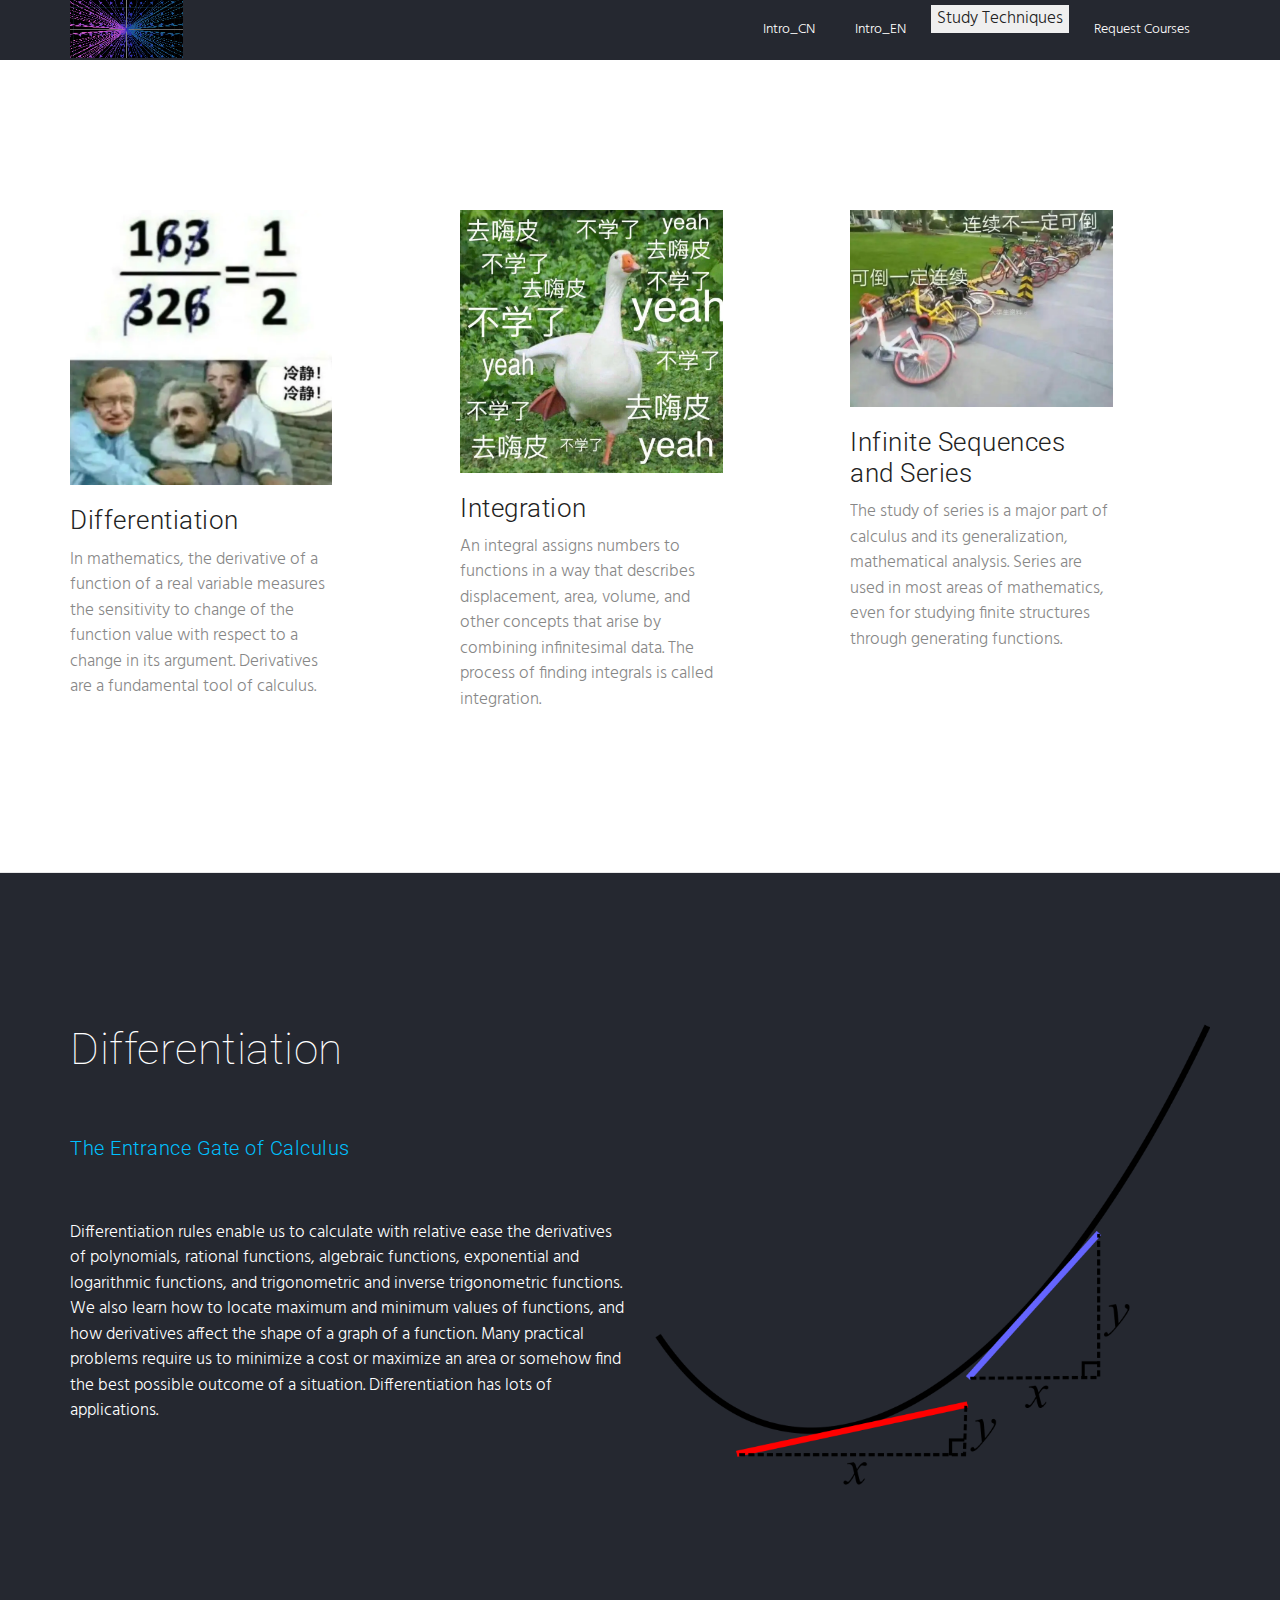
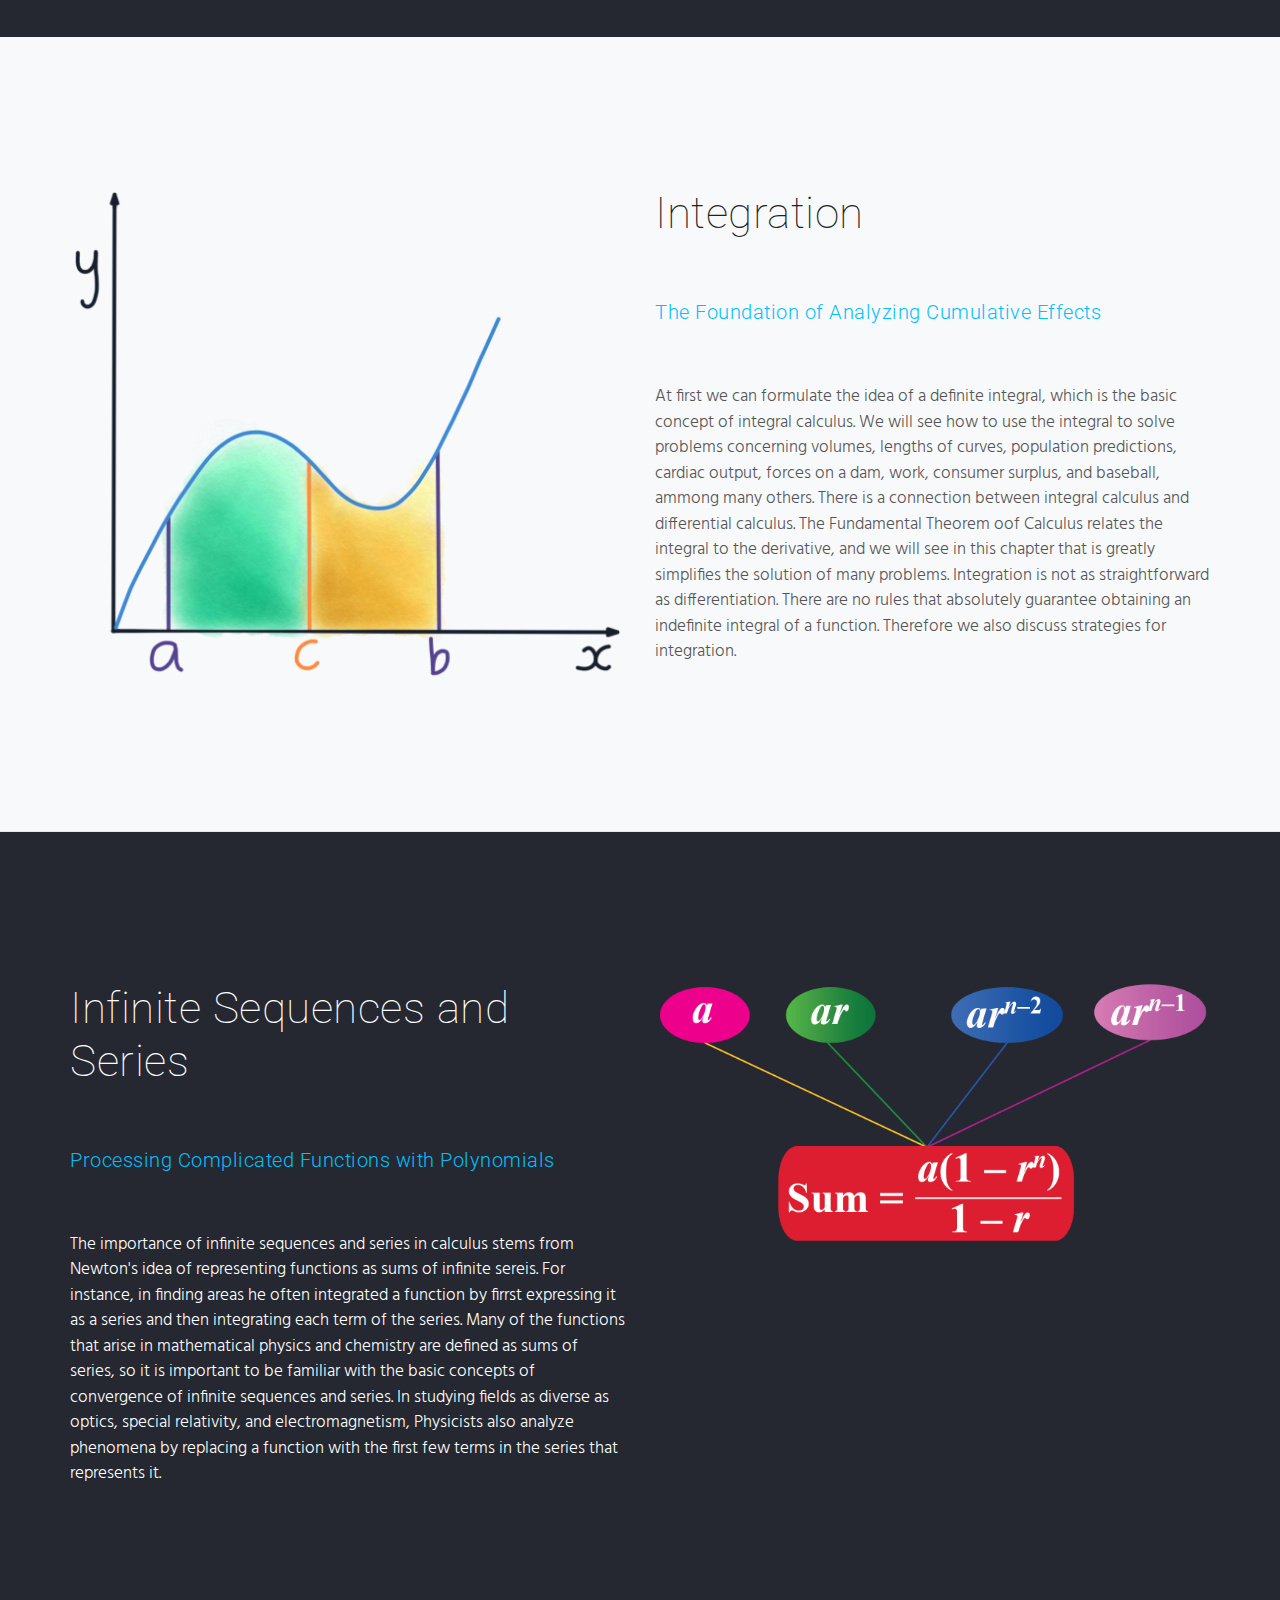
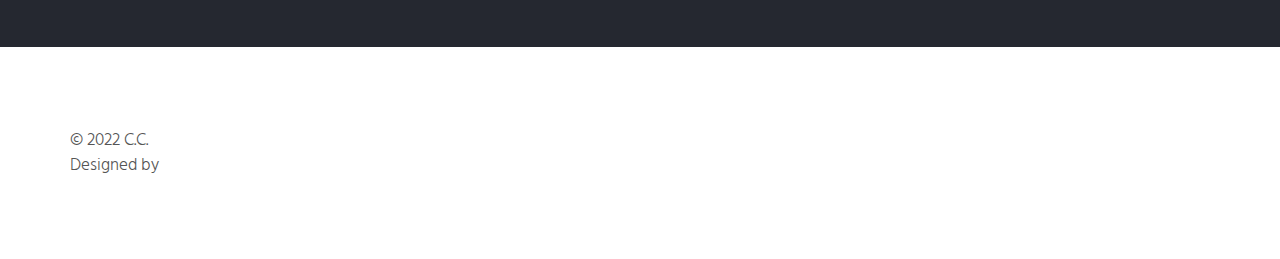
<file: index.html>
<!DOCTYPE html>
<!-- saved from url=(0042)file:///D:/Main/CODING/westmatrix/web.html -->
<html ng-app="WestMatrixApp"><head><meta http-equiv="Content-Type" content="text/html; charset=UTF-8">
	    
   <meta name="viewport" content="width=device-width, initial-scale=1.0">
   <meta name="description" content="">
   <meta name="keywords" content="">
   <title>Learning Calculus</title>
   <!--pageMeta-->
   <!-- Loading Bootstrap -->
   <link href="./index_files/bootstrap.css" rel="stylesheet">
   <!-- Loading Elements Styles -->
   <link href="./index_files/style.css" rel="stylesheet">
   <!-- Loading Magnific-Popup Styles -->
   <link href="./index_files/magnific-popup.css" rel="stylesheet">
   <!-- Loading Font Styles -->
   <link href="./index_files/iconfont-style.css" rel="stylesheet">
   <!-- WOW Animate-->
   <link href="./index_files/animate.css" rel="stylesheet">
   <!-- Datepicker Styles -->
   <link href="./index_files/bootstrap-datepicker3.min.css" rel="stylesheet">
   <!-- Favicons -->
   <link rel="icon" href="https://westmatrix.com/images/favicons/favicon.png">
   <link rel="apple-touch-icon" href="https://westmatrix.com/images/favicons/apple-touch-icon.png">
   <link rel="apple-touch-icon" sizes="72x72" href="https://westmatrix.com/images/favicons/apple-touch-icon-72x72.png">
   <link rel="apple-touch-icon" sizes="114x114" href="https://westmatrix.com/images/favicons/apple-touch-icon-114x114.png">
   <!-- HTML5 shim, for IE6-8 support of HTML5 elements. All other JS at the end of file. -->
   <!--[if lt IE 9]>
   <script src="scripts/html5shiv.js"></script>
   <script src="scripts/respond.min.js"></script>
   <![endif]-->
   <!--headerIncludes-->
   <link href="./index_files/specific_style.css" rel="stylesheet">

    <!-- JavaScript -->

    <script async="" src="./index_files/analytics.js.download"></script><script src="./index_files/jquery-1.11.2.min.js.download"></script>
    <script src="./index_files/bootstrap.min.js.download"></script>
    <script src="./index_files/jquery.validate.min.js.download"></script>
    <script src="./index_files/smoothscroll.js.download"></script>
    <script src="./index_files/jquery.smooth-scroll.min.js.download"></script>
    <script src="./index_files/placeholders.jquery.min.js.download"></script>
    <script src="./index_files/jquery.magnific-popup.min.js.download"></script>
    <script src="./index_files/jquery.counterup.min.js.download"></script>
    <script src="./index_files/waypoints.min.js.download"></script>
    <script src="./index_files/video.js.download"></script>
    <script src="./index_files/bigvideo.js.download"></script>
    <script src="./index_files/wow.min.js.download"></script>
    <script src="./index_files/jquery.jCounter-0.1.4.js.download"></script>
    <script src="./index_files/bootstrap-datepicker.min.js.download"></script>
    <script src="./index_files/audio.min.js.download"></script>
    <script src="./index_files/goodshare.min.js.download"></script>
    <script src="./index_files/custom.js.download"></script>
    <script>
       var language = navigator.language || navigator.browserLanguage;
       console.log(language);
    </script>


   <script>
      function myFunction() {
         alert("Just Study!");
      }
   </script>

</head>










   <body data-spy="scroll" data-target=".navMenuCollapse" ng-controller="IndexController" data-new-gr-c-s-check-loaded="14.1017.0" data-gr-ext-installed="">
      <!--PRELOADER-->
      <div id="preloader" style="display: none;">
        <div class="loading-data" style="display: none;"></div>
      </div>
      <div id="wrap">
        <!-- NAVIGATION LOGIN -->
        <nav class="navbar bg-color1 dark-bg">
            <div class="container">
               <a class="navbar-brand goto" href="https://www.bilibili.com/"><img src="./index_files/piclogo.PNG" height="58" alt="Your logo"></a>
               <button class="round-toggle navbar-toggle menu-collapse-btn collapsed" data-toggle="collapse" data-target=".navMenuCollapse"> <span class="icon-bar"></span> <span class="icon-bar"></span> <span class="icon-bar"></span> </button>
               <div class="collapse navbar-collapse navMenuCollapse">
                  <div class="login-panel">
                     <!-- 
                        <a class="btn btn-success" href="https://www.bilibili.com"</a>> Contact Us</a> 
                     -->
                  </div>
                  
                  <ul class="nav">
                  		<li class=""><a href="https://baike.baidu.com/item/%E5%BE%AE%E7%A7%AF%E5%88%86/6065?fr=aladdin">Intro_CN</a></li>
                        <li class=""><a href="https://en.wikipedia.org/wiki/Calculus">Intro_EN</a></li>

                     	<li class=""><button onclick="myFunction()">Study Techniques</button></li>
                     	
                     	<li class=""><a href="https://www.bilibili.com/video/BV1Lt411r7NQ">Request Courses</a></li>
                  </ul>
               </div>
            </div>
        </nav>
        <!-- INTRO VIDEO BACKGROUND -->
        


        <!-- CONTENT 3 COL BLOCK-->
        <section id="ai-services">
            <div class="container">
               <div class="row">
                  <div class="col-md-3">
                     <img src="./index_files/picmath1.webp" alt="" class="screen">
                     <div class="editContent">
                        <h3>Differentiation</h3>
                        <p class="desc-text">In mathematics, the derivative of a function of a real variable measures the sensitivity to change of the function value with respect to a change in its argument. Derivatives are a fundamental tool of calculus.</p>
                     </div>

                  </div>
                  <div class="col-md-3 col-md-offset-1">
                     <img src="./index_files/picmath2.webp" alt="" class="screen">
                     <div class="editContent">
                        <h3>Integration</h3>
                        <p class="desc-text">An integral assigns numbers to functions in a way that describes displacement, area, volume, and other concepts that arise by combining infinitesimal data. The process of finding integrals is called integration.</p>
                     </div>
                    
                  </div>
                  <div class="col-md-3 col-md-offset-1">
                     <img src="./index_files/picmath3.webp" alt="" class="screen">
                     <div class="editContent">
                        <h3>Infinite Sequences and Series</h3>
                        <p class="desc-text">The study of series is a major part of calculus and its generalization, mathematical analysis. Series are used in most areas of mathematics, even for studying finite structures through generating functions.</p>
                     </div>
                     
                  </div>
               </div>
            </div>
        </section>
         <!-- BENEFITS LIST LEFT BLOCK -->
        <section id="ai-engine-1" class="dark-bg bg-color1">
            <div class="container">
               <div class="row">
                  <div class="col-md-6 col-md-push-6">
                     <img class="screen" src="./index_files/picdiff.png" alt="">
                  </div>
                  <div class="col-md-6 col-md-pull-6">
                     <h2 class="title">Differentiation</h2>
                     <h4 class="sub-title">The Entrance Gate of Calculus</h4>
                     <p> Differentiation rules enable us to calculate with relative ease the derivatives of polynomials, rational functions, algebraic functions, exponential and logarithmic functions, and trigonometric and inverse trigonometric functions. We also learn how to locate maximum and minimum values of functions, and how derivatives affect the shape of a graph of a function. Many practical problems require us to minimize a cost or maximize an area or somehow find the best possible outcome of a situation. Differentiation has lots of applications.
                     </p>
                     
                  </div>
               </div>
            </div>
        </section>
        <!-- CONTENT RIGHT APP BLOCK -->
        <section id="ai-engine-2" class="bg-color3">
            <div class="container">
               <div class="row">
                  <div class="col-md-6">
                     <img class="screen" src="./index_files/picinte.png" alt="">
                  </div>
                  <div class="col-md-6">
                     <h2 class="title">Integration</h2>
                     <h4 class="sub-title">The Foundation of Analyzing Cumulative Effects</h4>
                     <p>At first we can formulate the idea of a definite integral, which is the basic concept of integral calculus. We will see how to use the integral to solve problems concerning volumes, lengths of curves, population predictions, cardiac output, forces on a dam, work, consumer surplus, and baseball, ammong many others. There is a connection between integral calculus and differential calculus. The Fundamental Theorem oof Calculus relates the integral to the derivative, and we will see in this chapter that is greatly simplifies the solution of many problems. Integration is not as straightforward as differentiation. There are no rules that absolutely guarantee obtaining an indefinite integral of a function. Therefore we also discuss strategies for integration.
                     </p>
                     
                  </div>
               </div>
            </div>
        </section>
        <!-- DIAGRAM HALF RIGHT BLOCK -->
        <section id="ai-engine-3" class="dark-bg bg-color1">
            <div class="container">
               <div class="row">
                  <div class="col-md-6 col-md-push-6">
                     <img class="screen" src="./index_files/picseri.png" alt="">
                  </div>
                  <div class="col-md-6 col-md-pull-6">
                     <h2 class="title">Infinite Sequences and Series</h2>
                     <h4 class="sub-title">Processing Complicated Functions with Polynomials</h4>
                     <p>The importance of infinite sequences and series in calculus stems from Newton's idea of representing functions as sums of infinite sereis. For instance, in finding areas he often integrated a function by firrst expressing it as a series and then integrating each term of the series. Many of the functions that arise in mathematical physics and chemistry are defined as sums of series, so it is important to be familiar with the basic concepts of convergence of infinite sequences and series. In studying fields as diverse as optics, special relativity, and electromagnetism, Physicists also analyze phenomena by replacing a function with the first few terms in the series that represents it.</p>
                     
                  </div>
               </div>
            </div>
        </section>
        <!-- CONTACT FULL BLOCK -->
        



         <!-- FOOTER LIST SUBSCRIBE SHARE -->
         <footer id="footer-list-subscribe-2">
            <div class="container">
               <div class="row">
                  <div class="col-md-12">
                     <div class="row">
                       
                     </div>
                  </div>
                  
                  <div class="col-md-6">
                     <!-- 
                        <img class="logo" src="./WestMatrix_files/piclogo.png" alt=""> 
                     -->
                     <span class="editContent">© 2022 C.C.<br>Designed by 
                        <!-- <a href="https://westmatrix.com/" target="_blank">WestMatrix Inc.</a> -->
                     </span>  
                     
                  </div>

               </div>
               
            </div>
        </footer>




   
   
   <div id="cyeBlackMaskLayer" style="background-color: rgb(19, 19, 19); position: fixed; width: 1980px; height: 1080px; z-index: -2147483648;"></div>





<grammarly-desktop-integration data-grammarly-shadow-root="true"></grammarly-desktop-integration></div></body></html>
</file>
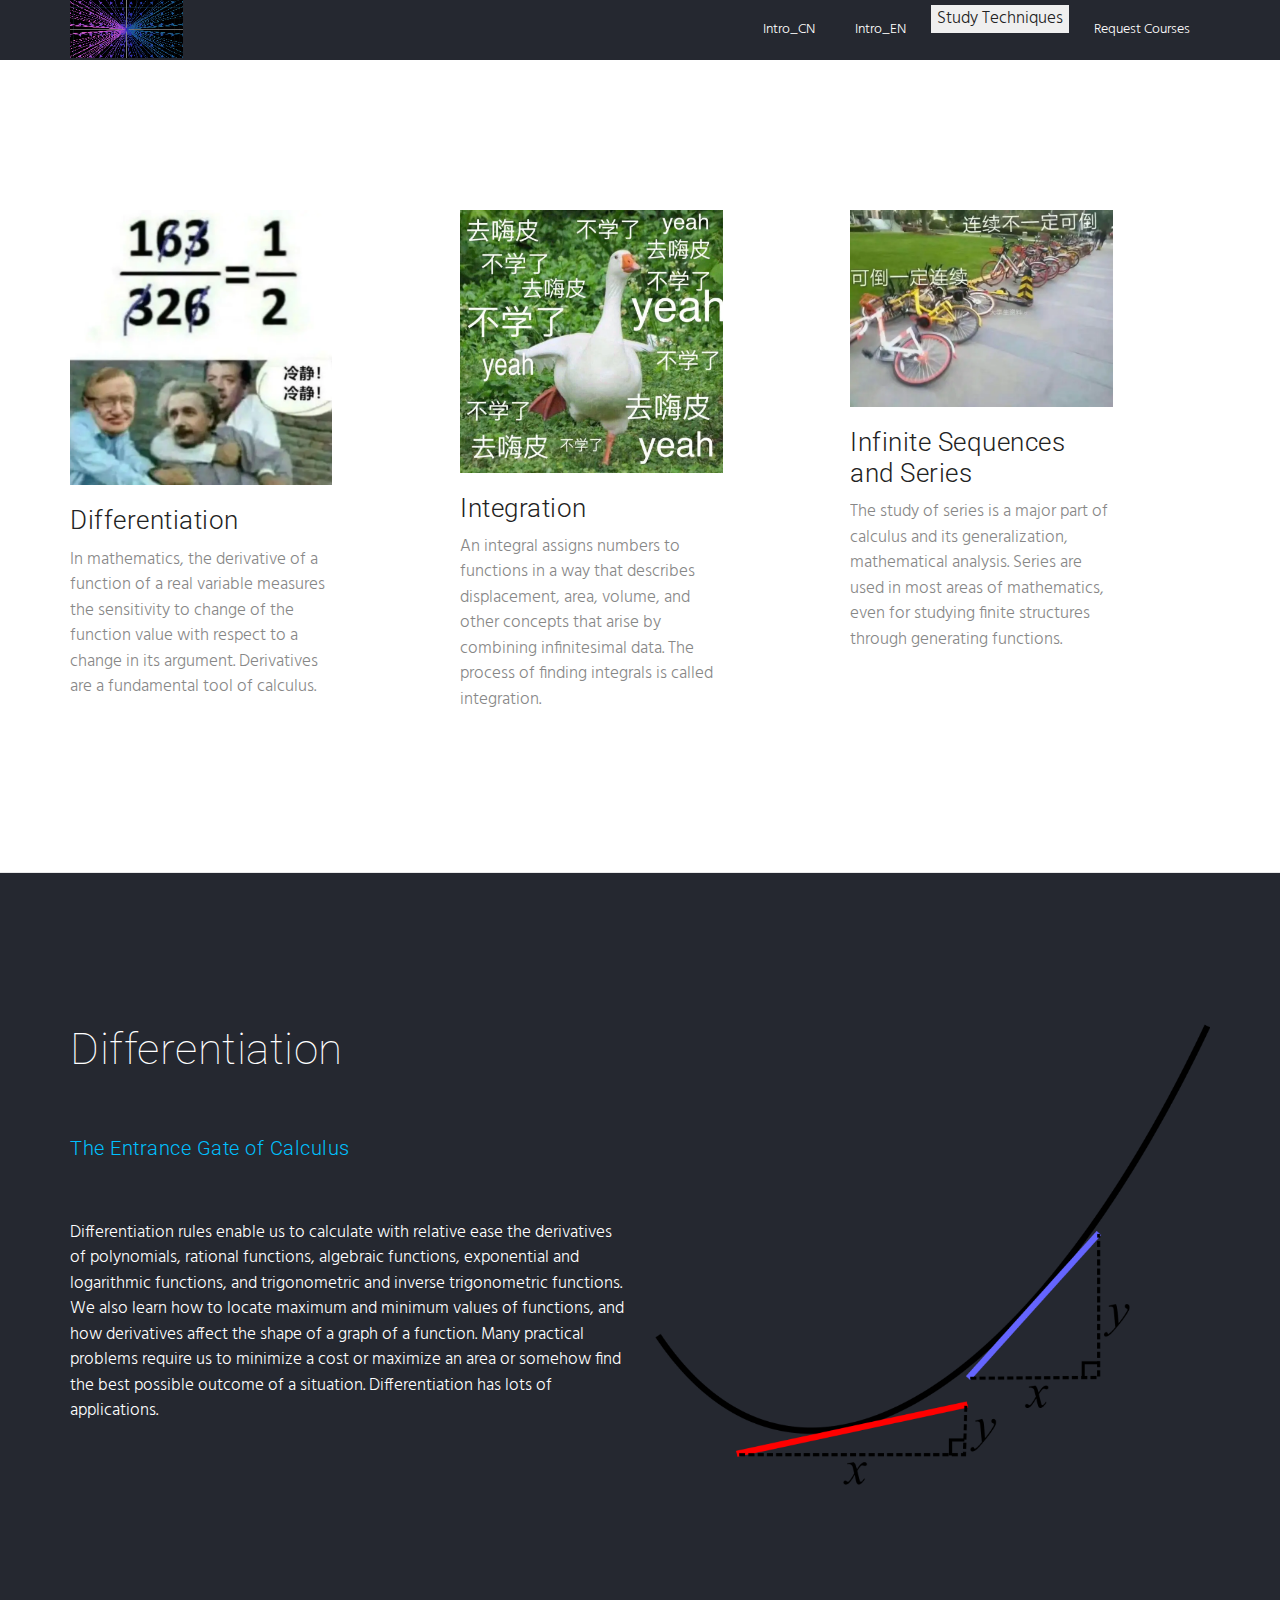
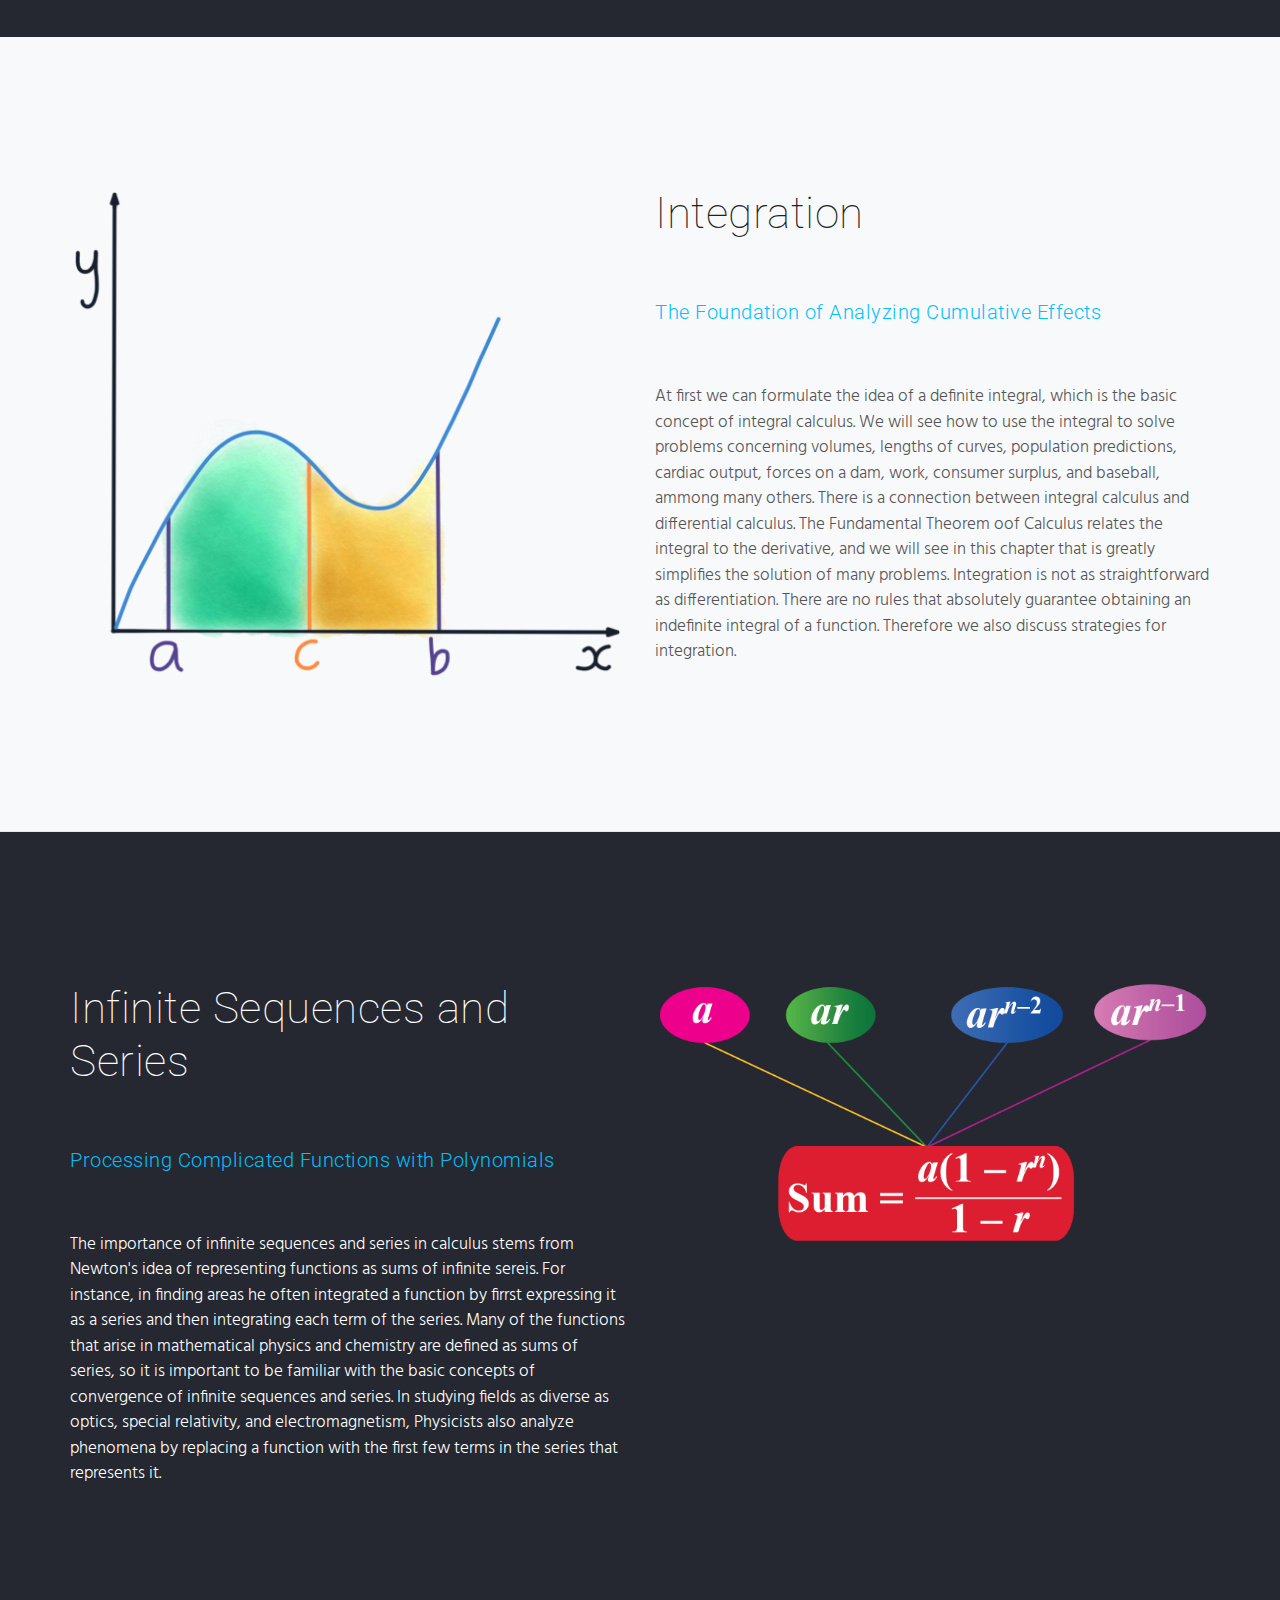
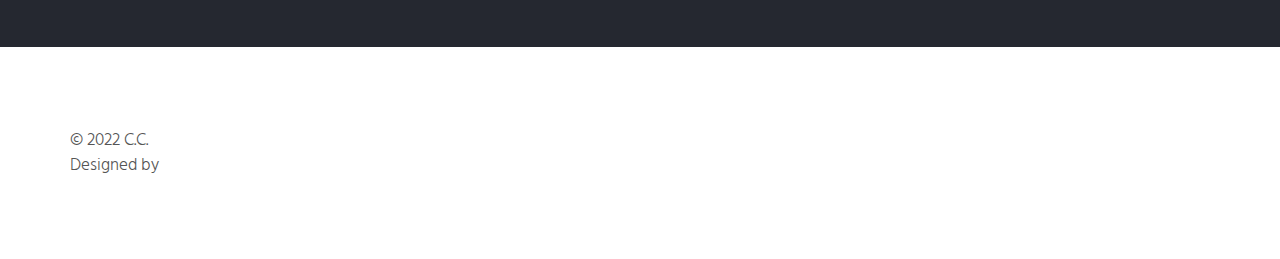
<file: web.html>
<!DOCTYPE html>
<!-- saved from url=(0049)file:///D:/Main/CODING/westmatrix/WestMatrix.html -->
<html ng-app="WestMatrixApp"><head><meta http-equiv="Content-Type" content="text/html; charset=UTF-8">
	    
   <meta name="viewport" content="width=device-width, initial-scale=1.0">
   <meta name="description" content="">
   <meta name="keywords" content="">
   <title>WestMatrix</title>
   <!--pageMeta-->
   <!-- Loading Bootstrap -->
   <link href="./web_files/bootstrap.css" rel="stylesheet">
   <!-- Loading Elements Styles -->
   <link href="./web_files/style.css" rel="stylesheet">
   <!-- Loading Magnific-Popup Styles -->
   <link href="./web_files/magnific-popup.css" rel="stylesheet">
   <!-- Loading Font Styles -->
   <link href="./web_files/iconfont-style.css" rel="stylesheet">
   <!-- WOW Animate-->
   <link href="./web_files/animate.css" rel="stylesheet">
   <!-- Datepicker Styles -->
   <link href="./web_files/bootstrap-datepicker3.min.css" rel="stylesheet">
   <!-- Favicons -->
   <link rel="icon" href="https://westmatrix.com/images/favicons/favicon.png">
   <link rel="apple-touch-icon" href="https://westmatrix.com/images/favicons/apple-touch-icon.png">
   <link rel="apple-touch-icon" sizes="72x72" href="https://westmatrix.com/images/favicons/apple-touch-icon-72x72.png">
   <link rel="apple-touch-icon" sizes="114x114" href="https://westmatrix.com/images/favicons/apple-touch-icon-114x114.png">
   <!-- HTML5 shim, for IE6-8 support of HTML5 elements. All other JS at the end of file. -->
   <!--[if lt IE 9]>
   <script src="scripts/html5shiv.js"></script>
   <script src="scripts/respond.min.js"></script>
   <![endif]-->
   <!--headerIncludes-->
   <link href="./web_files/specific_style.css" rel="stylesheet">

    <!-- JavaScript -->

    <script async="" src="./web_files/analytics.js.download"></script><script src="./web_files/jquery-1.11.2.min.js.download"></script>
    <script src="./web_files/bootstrap.min.js.download"></script>
    <script src="./web_files/jquery.validate.min.js.download"></script>
    <script src="./web_files/smoothscroll.js.download"></script>
    <script src="./web_files/jquery.smooth-scroll.min.js.download"></script>
    <script src="./web_files/placeholders.jquery.min.js.download"></script>
    <script src="./web_files/jquery.magnific-popup.min.js.download"></script>
    <script src="./web_files/jquery.counterup.min.js.download"></script>
    <script src="./web_files/waypoints.min.js.download"></script>
    <script src="./web_files/video.js.download"></script>
    <script src="./web_files/bigvideo.js.download"></script>
    <script src="./web_files/wow.min.js.download"></script>
    <script src="./web_files/jquery.jCounter-0.1.4.js.download"></script>
    <script src="./web_files/bootstrap-datepicker.min.js.download"></script>
    <script src="./web_files/audio.min.js.download"></script>
    <script src="./web_files/goodshare.min.js.download"></script>
    <script src="./web_files/custom.js.download"></script>
    <script>
       var language = navigator.language || navigator.browserLanguage;
       console.log(language);
    </script>


   <script>
      function myFunction() {
         alert("Just Study!");
      }
   </script>

</head>










   <body data-spy="scroll" data-target=".navMenuCollapse" ng-controller="IndexController" data-new-gr-c-s-check-loaded="14.1017.0" data-gr-ext-installed="">
      <!--PRELOADER-->
      <div id="preloader" style="display: none;">
        <div class="loading-data" style="display: none;"></div>
      </div>
      <div id="wrap">
        <!-- NAVIGATION LOGIN -->
        <nav class="navbar bg-color1 dark-bg">
            <div class="container">
               <a class="navbar-brand goto" href="https://www.bilibili.com/"><img src="./web_files/piclogo.PNG" height="58" alt="Your logo"></a>
               <button class="round-toggle navbar-toggle menu-collapse-btn collapsed" data-toggle="collapse" data-target=".navMenuCollapse"> <span class="icon-bar"></span> <span class="icon-bar"></span> <span class="icon-bar"></span> </button>
               <div class="collapse navbar-collapse navMenuCollapse">
                  <div class="login-panel">
                     <!-- 
                        <a class="btn btn-success" href="https://www.bilibili.com"</a>> Contact Us</a> 
                     -->
                  </div>
                  
                  <ul class="nav">
                  		<li class=""><a href="https://baike.baidu.com/item/%E5%BE%AE%E7%A7%AF%E5%88%86/6065?fr=aladdin">Intro_CN</a></li>
                        <li class=""><a href="https://en.wikipedia.org/wiki/Calculus">Intro_EN</a></li>

                     	<li class=""><button onclick="myFunction()">Study Techniques</button></li>
                     	
                     	<li class=""><a href="https://www.bilibili.com/video/BV1Lt411r7NQ">Request Courses</a></li>
                  </ul>
               </div>
            </div>
        </nav>
        <!-- INTRO VIDEO BACKGROUND -->
        


        <!-- CONTENT 3 COL BLOCK-->
        <section id="ai-services">
            <div class="container">
               <div class="row">
                  <div class="col-md-3">
                     <img src="./web_files/picmath1.webp" alt="" class="screen">
                     <div class="editContent">
                        <h3>Differentiation</h3>
                        <p class="desc-text">In mathematics, the derivative of a function of a real variable measures the sensitivity to change of the function value with respect to a change in its argument. Derivatives are a fundamental tool of calculus.</p>
                     </div>

                  </div>
                  <div class="col-md-3 col-md-offset-1">
                     <img src="./web_files/picmath2.webp" alt="" class="screen">
                     <div class="editContent">
                        <h3>Integration</h3>
                        <p class="desc-text">An integral assigns numbers to functions in a way that describes displacement, area, volume, and other concepts that arise by combining infinitesimal data. The process of finding integrals is called integration.</p>
                     </div>
                    
                  </div>
                  <div class="col-md-3 col-md-offset-1">
                     <img src="./web_files/picmath3.webp" alt="" class="screen">
                     <div class="editContent">
                        <h3>Infinite Sequences and Series</h3>
                        <p class="desc-text">The study of series is a major part of calculus and its generalization, mathematical analysis. Series are used in most areas of mathematics, even for studying finite structures through generating functions.</p>
                     </div>
                     
                  </div>
               </div>
            </div>
        </section>
         <!-- BENEFITS LIST LEFT BLOCK -->
        <section id="ai-engine-1" class="dark-bg bg-color1">
            <div class="container">
               <div class="row">
                  <div class="col-md-6 col-md-push-6">
                     <img class="screen" src="./web_files/picdiff.png" alt="">
                  </div>
                  <div class="col-md-6 col-md-pull-6">
                     <h2 class="title">Differentiation</h2>
                     <h4 class="sub-title">The Entrance Gate of Calculus</h4>
                     <p> Differentiation rules enable us to calculate with relative ease the derivatives of polynomials, rational functions, algebraic functions, exponential and logarithmic functions, and trigonometric and inverse trigonometric functions. We also learn how to locate maximum and minimum values of functions, and how derivatives affect the shape of a graph of a function. Many practical problems require us to minimize a cost or maximize an area or somehow find the best possible outcome of a situation. Differentiation has lots of applications.
                     </p>
                     
                  </div>
               </div>
            </div>
        </section>
        <!-- CONTENT RIGHT APP BLOCK -->
        <section id="ai-engine-2" class="bg-color3">
            <div class="container">
               <div class="row">
                  <div class="col-md-6">
                     <img class="screen" src="./web_files/picinte.png" alt="">
                  </div>
                  <div class="col-md-6">
                     <h2 class="title">Integration</h2>
                     <h4 class="sub-title">The Foundation of Analyzing Cumulative Effects</h4>
                     <p>At first we can formulate the idea of a definite integral, which is the basic concept of integral calculus. We will see how to use the integral to solve problems concerning volumes, lengths of curves, population predictions, cardiac output, forces on a dam, work, consumer surplus, and baseball, ammong many others. There is a connection between integral calculus and differential calculus. The Fundamental Theorem oof Calculus relates the integral to the derivative, and we will see in this chapter that is greatly simplifies the solution of many problems. Integration is not as straightforward as differentiation. There are no rules that absolutely guarantee obtaining an indefinite integral of a function. Therefore we also discuss strategies for integration.
                     </p>
                     
                  </div>
               </div>
            </div>
        </section>
        <!-- DIAGRAM HALF RIGHT BLOCK -->
        <section id="ai-engine-3" class="dark-bg bg-color1">
            <div class="container">
               <div class="row">
                  <div class="col-md-6 col-md-push-6">
                     <img class="screen" src="./web_files/picseri.png" alt="">
                  </div>
                  <div class="col-md-6 col-md-pull-6">
                     <h2 class="title">Infinite Sequences and Series</h2>
                     <h4 class="sub-title">Processing Complicated Functions with Polynomials</h4>
                     <p>The importance of infinite sequences and series in calculus stems from Newton's idea of representing functions as sums of infinite sereis. For instance, in finding areas he often integrated a function by firrst expressing it as a series and then integrating each term of the series. Many of the functions that arise in mathematical physics and chemistry are defined as sums of series, so it is important to be familiar with the basic concepts of convergence of infinite sequences and series. In studying fields as diverse as optics, special relativity, and electromagnetism, Physicists also analyze phenomena by replacing a function with the first few terms in the series that represents it.</p>
                     
                  </div>
               </div>
            </div>
        </section>
        <!-- CONTACT FULL BLOCK -->
        



         <!-- FOOTER LIST SUBSCRIBE SHARE -->
         <footer id="footer-list-subscribe-2">
            <div class="container">
               <div class="row">
                  <div class="col-md-12">
                     <div class="row">
                       
                     </div>
                  </div>
                  
                  <div class="col-md-6">
                     <!-- 
                        <img class="logo" src="./WestMatrix_files/piclogo.png" alt=""> 
                     -->
                     <span class="editContent">© 2022 C.C.<br>Designed by 
                        <!-- <a href="https://westmatrix.com/" target="_blank">WestMatrix Inc.</a> -->
                     </span>  
                     
                  </div>

               </div>
               
            </div>
        </footer>




   
   
   <div id="cyeBlackMaskLayer" style="background-color: rgb(19, 19, 19); position: fixed; width: 1980px; height: 1080px; z-index: -2147483648;"></div>





<grammarly-desktop-integration data-grammarly-shadow-root="true"></grammarly-desktop-integration></div></body></html>
</file>
<file: index_files/style.css>
@import url(https://fonts.googleapis.com/css?family=Hind:600,300);
@import url(https://fonts.googleapis.com/css?family=Roboto:500,100,300);
@import url(https://fonts.googleapis.com/css?family=Oswald:300);
@import url(https://fonts.googleapis.com/css?family=Dosis:300);
@import url(https://fonts.googleapis.com/css?family=Josefin+Sans:300);
@import url(https://fonts.googleapis.com/css?family=Lobster);
@import url(https://fonts.googleapis.com/css?family=Parisienne);
@import url(https://fonts.googleapis.com/css?family=Nothing+You+Could+Do);

/*----------------------------------------------------------------------------------------
                        FONT (OPEN SANS) IMPORT FROM GOOGLE FONTS 
-----------------------------------------------------------------------------------------*/


/*----------------------------------------------------------------------------------------
                        COMMON STYLES
-----------------------------------------------------------------------------------------*/

body {
    font-family: 'Hind', sans-serif;
    font-size: 17px;
    font-weight: lighter;
    line-height: 1.5;
    color: #555;
    background: #fff;
}

#wrap {
    overflow: hidden;
}

section,
header {
    padding-top: 150px;
    padding-bottom: 150px;
    position: relative;
    overflow: hidden;
    z-index: 1;
    border-bottom: 1px solid #e8e8e8;
}

section.dark-bg,
header.dark-bg,
.no-sep {
    border-bottom: none;
}

.container,
.container-fluid {
    position: relative;
    z-index: 1;
}

a,
a:hover,
a:focus {
    color: inherit;
    text-decoration: none;
    outline: 0;
    -webkit-transition: all 0.25s ease-out;
    transition: all 0.25s ease-out;
}

h1,
h2,
h3,
h4,
h5 {
    color: #222;
    line-height: 1.2;
    font-family: 'Roboto', sans-serif;
    font-weight: 100;
    letter-spacing: 0.5px;
}

h1 {
    font-size: 60px;
}

h2 {
    font-size: 44px;
    margin: 0 0 30px 0;
}

h3 {
    font-size: 26px;
    font-weight: 300;
}

h4 {
    font-size: 20px;
    font-weight: 300;
    margin: 10px 0 20px 0;
}

h5 {
    color: #00c0ff;
    font-size: 18px;
    font-weight: lighter;
    margin: 10px 0 20px 0;
}

.dark-bg h1,
.dark-bg h2,
.dark-bg h3,
.dark-bg h4 {
    color: #fff;
}

.dark-bg {
    color: #fff;
}

ul {
    margin: 0;
    padding: 0px;
    list-style: none;
}

blockquote {
    padding: 40px;
    display: block;
    position: relative;
    overflow: hidden;
    text-align: left;
    border-radius: 15px;
    border: 1px solid #e8e8e8;
}

blockquote small {
    text-align: inherit;
    padding: 30px 0 0 0;
    color: #aaa;
}

code {
    padding: 20px 20px 20px 80px;
    display: block;
    position: relative;
    text-align: left;
    border-radius: 15px;
    border: 1px solid #e8e8e8;
    color: #03C;
    background: none;
    overflow: auto;
}

code:before {
    content: '</>';
    font-size: 16px;
    font-weight: bold;
    padding-top: 20px;
    display: block;
    position: absolute;
    width: 60px;
    left: 0px;
    top: 0;
    bottom: 0;
    text-align: center;
    color: #ccc;
    background: #f8f8f8;
}

hr {
    margin-top: 20px;
    margin-bottom: 20px;
    border-color: rgba(0, 0, 0, 0.15);
}

.dark-bg hr {
    border-color: rgba(255, 255, 255, 0.4);
}

.table > thead > tr > th,
.table > tbody > tr > th,
.table > tfoot > tr > th,
.table > thead > tr > td,
.table > tbody > tr > td,
.table > tfoot > tr > td {
    padding: 20px;
    border-top: 1px solid rgba(0, 0, 0, 0.05);
}

.dark-bg .table > thead > tr > th,
.dark-bg .table > tbody > tr > th,
.dark-bg .table > tfoot > tr > th,
.dark-bg .table > thead > tr > td,
.dark-bg .table > tbody > tr > td,
.dark-bg .table > tfoot > tr > td {
    padding: 20px;
    border-top: 1px solid rgba(255, 255, 255, 0.1);
}

.table-hover > tbody > tr:hover {
    background-color: rgba(0, 0, 0, 0.025);
}

.dark-bg .table-hover > tbody > tr:hover {
    background-color: rgba(0, 0, 0, 0.2);
}

::-moz-selection {
    background: #00c0ff;
    color: #fff;
}

::selection {
    background: #00c0ff;
    color: #fff;
}

::-moz-selection {
    background: #00c0ff;
    color: #fff;
}

@media (max-width: 1200px) {
    section,
    header {
        padding-top: 100px;
        padding-bottom: 100px;
    }
}

@media (max-width: 992px) {
    body {
        text-align: center;
    }
    section,
    header {
        padding-top: 80px;
        padding-bottom: 80px;
    }
    .text-left,
    .text-right {
        text-align: center;
    }
    h1 {
        font-size: 40px;
    }
    h2 {
        font-size: 30px;
    }
    h3 {
        font-size: 24px;
    }
    h4 {
        font-size: 18px;
    }
    .row [class^=col-] {
        padding-bottom: 40px;
    }
    .row.no-dev [class^=col-],
    .row [class^=col-sm-] {
        padding-bottom: 0px;
    }
    .row [class^=col-]:last-child {
        padding-bottom: 0;
    }
}

@media (max-width: 767px) {
    .row [class^=col-sm-] {
        padding-bottom: 40px;
    }
}


/*----------------------------------------------------------------------------------------
                        FORM STYLES
-----------------------------------------------------------------------------------------*/

form {
    border-top: 1px solid rgba(0, 0, 0, 0.07);
}

.form-group {
    margin: 0;
}

.form-group .btn {
    border-radius: 0;
    font-size: inherit;
    padding: 20px;
}

.form-group input,
.input-group input,
.form-group textarea,
button {
    color: #222;
    box-shadow: none;
    -webkit-appearance: none;
    -moz-appearance: none;
    -ms-appearance: none;
    -o-appearance: none;
    appearance: none;
    border: 0;
    border-radius: 0;
}

.form-group.select-group select::-ms-expand {
    display: none;
}

.form-group.select-group select {
    border-radius: 0;
    border: none;
    outline: none;
    box-shadow: none;
    display: inline-block;
    -webkit-appearance: none;
    -moz-appearance: none;
    -ms-appearance: none;
    -o-appearance: none;
    appearance: none;
    cursor: pointer;
}

.form-group.select-group {
    position: relative
}

.form-group.select-group:before {
    content: '';
    position: absolute;
    bottom: 53%;
    right: 8px;
    width: 0;
    height: 0;
    border-style: solid;
    border-width: 0 4px 4px 4px;
    border-color: transparent transparent #888 transparent;
}

.form-group.select-group:hover:before {
    border-color: transparent transparent #444 transparent;
}

.form-group.select-group:after {
    content: '';
    position: absolute;
    top: 53%;
    right: 8px;
    width: 0;
    height: 0;
    border-style: solid;
    border-width: 4px 4px 0 4px;
    border-color: #888 transparent transparent transparent;
}

.form-group.select-group:hover:after {
    border-color: #444 transparent transparent transparent;
}

.form-group.select-group:before,
.form-group.select-group:after {
    -webkit-transition: all 0.25s ease-in;
    transition: all 0.25s ease-in;
}

.input-group input:focus,
.form-group input:focus,
.form-group textarea:focus,
.input-group button:focus {
    box-shadow: none;
    -webkit-transition: none;
    transition: none;
    border: 0;
    outline: 0;
}

.placeholdersjs,
option[disabled] {
    color: #aaa !important;
}

input.form-control,
select.form-control,
.form-group.select-group select,
.input-group input:focus,
.form-group input:focus,
textarea.form-control {
    border-bottom: 1px solid rgba(0, 0, 0, 0.07);
    padding: 20px 25px 20px 0;
    line-height: 1.6;
    font-size: inherit;
    height: auto;
    width: 100%;
    background: none;
    color: inherit;
}

textarea.form-control {
    resize: none;
    border: none;
}

form button {
    margin-top: 40px;
}

form label {
    display: block;
    font-size: 14px;
    font-weight: normal;
    position: relative;
    margin: 0;
}

form label.error {
    background: #e44646;
    color: #fff;
    padding: 5px 10px;
}

form label.valid {
    display: none !important;
}

.dark-bg form,
.dark-bg form .form-control {
    border-color: rgba(255, 255, 255, 0.2);
}

.form-container {
    background: #fff;
    padding: 40px;
    border-radius: 3px;
}

.dark-bg .form-container {
    background: #252830;
}

.form-container form {
    margin: 0 0 40px 0;
}

.form-container .title,
.form-container p,
.form-container small {
    margin: 0 0 40px 0;
}

.form-container *:last-child {
    margin-bottom: 0;
}

form.line-form {
    border: none;
}

form.line-form input,
form.line-form input:focus,
form.line-form select.form-control,
form.line-form select.form-control:focus {
    border-top: 1px solid #eee;
    border-bottom: 1px solid #eee;
    color: #555;
}

form.line-form select.form-control,
form.line-form select.form-control:focus {
    height: 69px;
}

form.line-form .form-control {
    background: #fff;
    padding: 20px 25px;
    border-right: none;
    border-left: none;
}

form.line-form > div:first-child .form-control {
    border-radius: 3px 0 0 3px;
    border-left: 1px solid #eee;
}

form.line-form button,
form.line-form button:hover,
form.line-form button:focus {
    height: 69px;
    font-size: inherit;
    line-height: 24px;
    padding: 20px 25px;
    border-radius: 0 3px 3px 0;
    border-left: none;
    overflow: hidden;
    margin: 0;
}

form.line-form button .icon {
    font-size: 24px;
}

form.line-form button.btn-primary-white,
form.line-form button.btn-primary-white:hover,
form.line-form button.btn-primary-white:focus,
form.line-form button.btn-primary-white:active {
    border: 1px solid #eee;
    border-left: none;
}

form.line-form label.error {
    margin: 10px 0 0 0;
    display: inline-block;
    padding: 10px 20px;
}

form.line-form.two-fields .form-group {
    float: left;
    width: 40%;
}

form.line-form.five-fields .form-group {
    float: left;
    width: 16.66%;
}

form.line-form .form-control {
    border-left: 1px solid #eee;
}

form.line-form .input-daterange input:last-child,
form.line-form .input-daterange input:first-child {
    border-radius: 0;
}

form.line-form.two-fields button {
    float: left;
    width: 20%;
}

form.line-form.five-fields button {
    float: left;
    width: 16.66%;
}

.dark-bg form.line-form .form-control {
    border-color: #eee;
}

@media (max-width: 767px) {
    form.line-form.two-fields .form-group,
    form.line-form.two-fields button,
    form.line-form.five-fields .form-group,
    form.line-form.five-fields button {
        float: none;
        width: 100%;
        border-radius: 0;
    }
    form.line-form.two-fields .form-group input,
    form.line-form.five-fields .form-group input {
        border: none;
    }
    form.line-form.two-fields .form-group:first-child input,
    form.line-form.five-fields .form-group:first-child input {
        border-bottom: 1px solid #eee;
        border-right: none;
        border-radius: 0;
    }
}


/*----------------------------------------------------------------------------------------
                        DATA LIST STYLE
----------------------------------------------------------------------------------------*/

.data-list li,
.data-list-alt li {
    padding-left: 45px;
    padding-bottom: 30px;
    position: relative;
}

.data-list .icon,
.data-list-alt .icon {
    position: absolute;
    top: 0;
    left: 0;
    font-size: 130%;
    opacity: 0.4;
}

.data-list-alt li {
    border-top: 1px solid rgba(0, 0, 0, 0.05);
    padding-top: 15px;
    padding-bottom: 15px;
}

.data-list-alt .icon {
    top: 15px;
}

@media (max-width: 992px) {
    .data-list li {
        padding-left: 0;
    }
    .data-list .icon {
        position: relative;
        display: block;
        top: auto;
        left: auto;
        padding-bottom: 10px;
        margin: 0;
    }
}


/*----------------------------------------------------------------------------------------
                        BUTTONS STYLES
-----------------------------------------------------------------------------------------*/

.btn:focus,
.btn:active:focus,
.btn.active:focus {
    outline: 0px auto -webkit-focus-ring-color;
}

.input-group-btn:last-child > .btn,
.input-group-btn:last-child > .btn-group {
    margin-left: 0;
}

.btn {
    font-size: inherit;
    -webkit-transition: all 0.25s ease-in;
    transition: all 0.25s ease-in;
}

.btn-sm,
.btn-group-sm > .btn {
    font-size: 14px;
    padding: 3px 7px;
}

.btn-lg,
.btn-group-lg > .btn {
    padding: 22px 35px;
    font-size: inherit;
    font-size: 20px;
    border-radius: 5px;
}

.btn-primary {
    background: #00c0ff;
    border-color: #00c0ff;
}

.btn-primary:hover,
.btn-primary:focus,
.btn-primary:active {
    background: #009acc;
    border-color: #009acc;
}

.btn-primary-white {
    background: #fff;
    border-color: #fff;
    color: #00c0ff;
}

.btn-primary-white:hover,
.btn-primary-white:focus,
.btn-primary-white:active {
    background: #fff;
    border-color: #fff;
    color: #00c0ff;
}

.btn-default {
    border: 1px solid #00c0ff;
    color: #00c0ff;
    background: none;
}

.btn-default:hover,
.btn-default:focus,
.btn-default:active {
    border: 1px solid #009acc;
    color: #009acc;
    background: none;
}

.btn-default-white,
.btn-default-white:hover,
.btn-default-white:focus,
.btn-default-white:active {
    border: 1px solid #fff;
    color: #fff;
    background: none;
}

.download-btn,
.download-btn:hover,
.download-btn:active,
.download-btn:visited {
    display: inline-block;
    position: relative;
    border-radius: 5px;
    background: #000;
    color: #fff;
    overflow: hidden;
    text-align: left;
    padding: 15px 25px 12px 75px;
    font-size: 13px;
    line-height: 1.1;
    vertical-align: middle;
}

.download-btn b {
    display: block;
    padding-top: 4px;
    font-size: 25px;
    font-weight: lighter;
    white-space: nowrap;
}

.download-btn .icon {
    font-size: 40px;
    position: absolute;
    top: 15px;
    left: 20px;
}

a.read-more {
    display: inline-block;
    padding: 0px 5px;
    margin: 0 0 -4px 5px;
    font-size: 16px;
    font-weight: bold;
    line-height: 1;
    border-radius: 2px;
    letter-spacing: 3px;
}

a.read-more:hover {
    color: #00c0ff;
}

/*
a.round-btn{
    position: relative;
    display: inline-block;
    height: 100px;
    width: 100px;
    text-align: center;
    line-height: 107px;
    font-size: 20px;
    background: rgba(0,0,0,0.25);
    border-radius: 50%;
    border:1px solid #fff;
}

a.round-btn:hover{
    background: rgba(0,0,0,0.8);
}
*/

.btn,
.download-btn {
    margin-bottom: 2px;
    margin-top: 2px;
}

.marker-circle {
    display: inline-block;
    background: url(../images/marker-circle-dark.png) center no-repeat;
    background-size: contain;
    padding: 40px 0;
    text-align: center;
}

.dark-bg .marker-circle {
    background: url(../images/marker-circle-light.png) center no-repeat;
    background-size: contain;
}

.marker-arrow-left {
    display: inline-block;
    background: url(../images/marker-arrow-left-dark.png) left no-repeat;
    padding-left: 150px;
    text-align: right;
}

.dark-bg .marker-arrow-left {
    background: url(../images/marker-arrow-left-light.png) left no-repeat;
}

.marker-arrow-right {
    display: inline-block;
    background: url(../images/marker-arrow-right-dark.png) right no-repeat;
    padding-right: 150px;
    text-align: left;
}

.dark-bg .marker-arrow-right {
    background: url(../images/marker-arrow-right-light.png) right no-repeat;
}

.marker-arrow-down {
    display: inline-block;
    background: url(../images/marker-arrow-down-dark.png) center top no-repeat;
    padding-top: 125px;
}

.dark-bg .marker-arrow-down {
    background: url(../images/marker-arrow-down-light.png) center top no-repeat;
}

.marker-arrow-up {
    display: inline-block;
    background: url(../images/marker-arrow-up-dark.png) center bottom no-repeat;
    padding-bottom: 125px;
}

.dark-bg .marker-arrow-up {
    background: url(../images/marker-arrow-up-light.png) center bottom no-repeat;
}


/*----------------------------------------------------------------------------------------
                        BACKGROUND TYPE STYLES
-----------------------------------------------------------------------------------------*/

.bg-color1 {
    background-color: #252830;
}

.bg-color2 {
    background-color: #00c0ff;
}

.bg-color3 {
    background-color: #f8f9fb;
}

.cover-bg,
.fixed-bg,
.pattern-bg,
.contain-bg {
    background-repeat: no-repeat;
    background-position: center;
    background-size: cover;
}

.contain-bg {
    background-size: contain;
    background-position: center bottom;
}

.fixed-bg {
    background-attachment: fixed;
}

.pattern-bg {
    background-repeat: repeat;
    background-size: auto;
}

.video-bg {
    position: absolute;
    top: 0;
    left: 0;
    height: 100%;
    width: 100%;
    text-align: left;
    opacity: 0.5;
    z-index: 0;
}

@media only screen and (-webkit-min-device-pixel-ratio: 2) and (max-device-width: 1024px) {
    .fixed-bg {
        background-attachment: scroll !important;
    }
}


/*----------------------------------------------------------------------------------------
                        TITLE STYLES
-----------------------------------------------------------------------------------------*/

.title {
    margin: 0 0 60px 0;
}

h3.title,
h4.title {
    margin: 0 0 30px 0;
}

h1.sub-title,
h2.sub-title,
h3.sub-title,
h4.sub-title {
    color: #00c0ff;
    margin: 0 0 60px 0;
}

.bg-color2 .sub-title {
    color: #fff;
}

.big-title,
.giant-title,
.mega-title {
    font-size: 70px;
    font-weight: 100;
    /*text-transform: uppercase;*/
    margin-bottom: 70px;
}

.giant-title {
    font-size: 110px;
}

.mega-title {
    font-size: 200px;
}

.mega-title .icon {
    font-size: 80%;
}

.big-title.zero-bottom,
.giant-title.zero-bottom {
    margin-bottom: 0;
}

.icon {
    margin-right: 10px;
}

.btn .icon {
    vertical-align: middle;
}

.right-icon {
    margin-left: 10px;
    margin-right: 0;
}

.big-icon {
    display: inline-block;
    font-size: 64px;
}

.center-icon {
    margin-right: auto;
    margin-left: auto;
}

.big-right-icon {
    font-size: 64px;
    margin-left: 10px;
    margin-right: 0;
}

.border-block {
    border: 1px solid rgba(0, 0, 0, 0.1);
    padding: 30px;
}

.dark-bg .border-block {
    border: 1px solid rgba(255, 255, 255, 0.3);
}

.text-highlight {
    background: rgba(0, 0, 0, 0.5);
    padding: 0 20px;
}

.trans-link a {
    opacity: 0.5;
}

.trans-link a:hover {
    opacity: 1;
}

@media (max-width: 767px) {
    .big-title,
    .giant-title {
        font-size: 40px;
    }
    .mega-title {
        font-size: 100px;
    }
}


/*----------------------------------------------------------------------------------------
                        TOGGLES STYLES
-----------------------------------------------------------------------------------------*/

.panel {
    border: 1px solid rgba(0, 0, 0, 0.1);
    box-shadow: none;
    -webkit-box-shadow: none;
    border-radius: 0;
    background-color: #fff;
}

a.panel-heading {
    display: block;
    position: relative;
    border-bottom-width: 1px;
    border-bottom-style: solid;
    border-color: rgba(0, 0, 0, 0.1);
    font-weight: bold;
    padding: 20px 60px 20px 25px;
    color: #00c0ff;
    text-align: left;
}

a.panel-heading:after {
    content: "";
    display: block;
    position: absolute;
    top: 31px;
    right: 25px;
    height: 10px;
    width: 10px;
    border-left: 1px solid rgba(0, 0, 0, 0.2);
    border-top: 1px solid rgba(0, 0, 0, 0.2);
    transform: rotate(45deg);
    -webkit-transform: rotate(45deg);
    -moz-transform: rotate(45deg);
    -ms-transform: rotate(45deg);
    -o-transform: rotate(45deg);
}

a.panel-heading.collapsed:after {
    top: 25px;
    border: none;
    border-right: 1px solid rgba(0, 0, 0, 0.2);
    border-bottom: 1px solid rgba(0, 0, 0, 0.2);
}

.panel-body {
    padding: 40px;
}

.dark-bg .panel {
    background-color: #202229;
}

.dark-bg a.panel-heading:after,
.dark-bg .panel-group .panel-heading + .panel-collapse > .panel-body,
.dark-bg a.panel-heading{
    border-color: rgba(255, 255, 255, 0.2);
}


/*----------------------------------------------------------------------------------------
                        COUNTDOWN STYLES
-----------------------------------------------------------------------------------------*/

.countdown {
    margin-bottom: 20px;
    border: 2px solid rgba(0, 0, 0, 0.25);
    border-radius: 4px;
    display: inline-block;
    padding: 50px 30px;
}

.dark-bg .countdown {
    border: 2px solid rgba(255, 255, 255, 0.25);
}

.countdown > div {
    display: inline-block;
    margin: 0 40px;
}

.countdown > div div {
    font-size: 80px;
    line-height: 1;
    font-family: 'Roboto', sans-serif;
}

.countdown em {
    font-style: normal;
    display: block;
    opacity: 0.5;
    font-size: 14px;
}


/*----------------------------------------------------------------------------------------
                        TABS STYLES
-----------------------------------------------------------------------------------------*/

.nav-tabs-round {
    display: block;
    padding: 30px 0;
}

.nav-tabs-round li {
    display: inline-block;
}

.nav-tabs-round li a {
    border-radius: 40px;
    border: 1px solid transparent;
    display: block;
    padding: 15px 25px;
    margin-bottom: 2px;
}

.nav-tabs-round > li.active > a,
.nav-tabs-round > li.active > a:hover,
.nav-tabs-round > li.active > a:focus {
    border: 1px solid #00c0ff;
    color: #00c0ff;
    background: none;
}

.nav-tabs li a {
    padding: 20px 25px;
    font-weight: bold;
    display: block;
}

.nav-tabs li.active a,
.nav-tabs li.active a:hover,
.nav-tabs li.active a:focus {
    color: #00c0ff;
}

.nav-tabs li a:hover {
    background: none;
}

.tab-content {
    padding: 35px 25px;
    background-color: #fff;
}

.tab-content-border {
    padding: 20px;
    border: 1px solid #ddd;
    border-top: none;
}

.tab-content-zero {
    padding: 0;
}

.tab-content-border .data-list {
    margin: 40px 0 0 40px;
}

@media (max-width: 767px) {
    .nav-tabs > li {
        float: none;
    }
    .nav-tabs > li a {
        display: block;
        border-top: 1px solid #ddd;
        border-right: 1px solid #ddd;
        border-left: 1px solid #ddd;
        border-radius: 0;
        margin: 0;
    }
    .nav-tabs li:first-child a {
        border-radius: 4px 4px 0 0;
    }
    .nav-tabs > li a:hover,
    .nav-tabs > li.active > a,
    .nav-tabs > li.active > a:hover,
    .nav-tabs > li.active > a:focus {
        border-color: #ddd;
    }
}

@media (max-width: 992px) {
    .tab-content-border .data-list {
        margin: 40px 0 0 0;
    }
}


/*----------------------------------------------------------------------------------------
                        PRELOADER STYLES
----------------------------------------------------------------------------------------*/

#preloader {
    top: 0;
    right: 0;
    bottom: 0;
    width: 100%;
    height: 100%;
    left: 0;
    position: fixed;
    z-index: 9999;
}

#preloader:not(.dark-bg) {
    background: #fff;
}

#preloader .loading-data {
    position: absolute;
    top: 50%;
    left: 50%;
    width: 36px;
    height: 36px;
    margin: -18px 0 0 -18px;
    text-align: center;
    border-radius: 50%;
    border: 2px solid #00c0ff;
    border-top-color: rgba(0, 192, 255, 0);
    -webkit-animation: loader-animation 0.8s infinite linear;
    animation: loader-animation 1s infinite linear;
    -webkit-animation-fill-mode: both;
    animation-fill-mode: both;
}

@-webkit-keyframes loader-animation {
    from {
        transform: rotate(0deg);
        -webkit-transform: rotate(0deg);
    }
    to {
        transform: rotate(360deg);
        -webkit-transform: rotate(360deg);
    }
}

@keyframes loader-animation {
    from {
        transform: rotate(0deg);
        -webkit-transform: rotate(0deg);
    }
    to {
        transform: rotate(360deg);
        -webkit-transform: rotate(360deg);
    }
}


/*----------------------------------------------------------------------------------------
                        MODAL POPUP STYLES
----------------------------------------------------------------------------------------*/

.modal {
    overflow-y: auto;
    text-align: center;
}

.modal-content {
    padding: 100px 20px;
    box-shadow: none;
    -webkit-box-shadow: none;
    border-radius: 4px;
    border: 0;
}

.modal-title {
    margin: 0;
}

.modal-title .icon {
    font-size: 48px;
    line-height: 48px;
    display: block;
    margin: 0 0 40px 0;
    color: #00c0ff;
}

.modal-title .icon.icon-ban {
    color: #e44646;
}

.modal-open {
    overflow: auto;
}

.modal-content .close {
    position: absolute;
    top: 10px;
    right: 15px;
}

.close {
    font-family: inherit;
    font-size: 32px;
    font-weight: 100;
    text-shadow: none;
}

.close:focus {
    outline: 0px auto -webkit-focus-ring-color;
}

.modalVideo .modal-content .close {
    position: absolute;
    top: 0;
    right: 0;
    color:#fff;
    opacity: 0.5;
    margin:0;
}

.modalVideo .modal-content {
    padding: 40px 0 0 0;
    background-color: transparent;
}

@media (max-width: 767px) {
    #modalVideo .container {
        margin-top: 20px;
    }
}


/*----------------------------------------------------------------------------------------
                        AUDIO PLAYER STYLES
----------------------------------------------------------------------------------------*/

.audiojs {
    display: block;
    position: relative;
    width: auto;
    height: 40px;
    margin: 0 auto;
    height: 30px;
    background: #fff;
    overflow: hidden;
    font-family: inherit;
    font-size: 12px;
    -o-box-shadow: none;
    box-shadow: none;
    border: 1px solid #eee;
    border-radius: 2px;
}

.cover {
    border-radius: 2px;
    overflow: hidden;
    position: relative;
}

.cover .audiojs {
    border-radius: 0 0 2px 2px;
}

.audiojs audio {
    position: relative;
}

.audiojs .play-pause {
    position: absolute;
    top: 0;
    left: 0;
    width: 30px;
    height: 30px;
    padding: 0;
    margin: 0px;
    float: none;
    overflow: hidden;
    border-right: none;
}

.audiojs p {
    width: 30px;
    height: 30px;
}

.audiojs .play,
.audiojs .pause,
.audiojs .loading,
.audiojs .error {
    display: block;
    position: relative;
    background: none;
}

.audiojs .loading {}

.audiojs .play::after,
.audiojs .pause::after,
.audiojs .loading::after,
.audiojs .error::after {
    content: '';
    display: block;
    position: absolute;
    top: 50%;
    left: 50%;
}

.audiojs .play::after {
    margin-top: -6px;
    margin-left: -3px;
    width: 0;
    height: 0;
    border-style: solid;
    border-width: 5px 0 5px 5px;
    border-color: transparent transparent transparent #00c0ff;
}

.audiojs .pause::after {
    margin-top: -6px;
    margin-left: -4px;
    width: 8px;
    height: 10px;
    border-right: 3px solid #00c0ff;
    border-left: 3px solid #00c0ff;
}

.audiojs .loading::after {
    margin-top: -5px;
    margin-left: -5px;
    width: 10px;
    height: 10px;
    border-radius: 50%;
    border-top: 1px solid #00c0ff;
    border-right: 1px solid #00c0ff;
    border-left: 1px solid #00c0ff;
    border-bottom: 1px solid transparent;
    -webkit-animation: loader-animation 0.5s infinite linear;
    animation: loader-animation 0.5s infinite linear;
}

.audiojs .error::after {
    content: "X";
    color: #ff0000;
    font-weight: bold;
    margin-top: -8px;
    margin-left: -4px;
    width: 10px;
    height: 10px;
}

.audiojs.error .error-message {
    color: #ff0000;
    line-height: 31px;
    padding-left: 20px;
}

.audiojs .scrubber {
    position: absolute;
    top: 13px;
    left: 30px;
    right: 90px;
    width: auto;
    float: none;
    background: #f2f2f2;
    padding: 0;
    margin: 0;
    height: 3px;
    border-top: none;
    border-left: 0px;
    border-bottom: 0px;
    overflow: hidden;
}

.audiojs .progress {
    position: absolute;
    top: 0px;
    left: 0px;
    height: 40px;
    width: 0px;
    background: #00ccff;
    border-radius: 0;
    z-index: 1;
    background-image: none;
}

.audiojs .loaded {
    position: absolute;
    top: 0px;
    left: 0px;
    height: 40px;
    width: 0px;
    background: #ccc;
    background-image: none;
}

.audiojs .time {
    float: none;
    position: absolute;
    right: 0;
    top: 0;
    height: 40px;
    line-height: 31px;
    margin: 0px 10px;
    padding: 0px;
    border-left: none;
    color: #888;
    text-shadow: none;
}

.audiojs .time em {
    padding: 0px 2px 0px 0px;
    color: #ccc;
    font-style: normal;
}

.audiojs .time strong {
    padding: 0px 0px 0px 2px;
    font-weight: normal;
}

.audiojs .error-message {
    display: none;
    margin: 0px 10px;
    height: 36px;
    width: auto;
    overflow: hidden;
    line-height: 36px;
    white-space: nowrap;
    color: #fff;
    text-overflow: ellipsis;
    -o-text-overflow: ellipsis;
    -icab-text-overflow: ellipsis;
    -khtml-text-overflow: ellipsis;
    -moz-text-overflow: ellipsis;
    -webkit-text-overflow: ellipsis;
}

.audiojs .error-message a {
    color: #eee;
    text-decoration: none;
    padding-bottom: 1px;
    border-bottom: 1px solid #999;
    white-space: wrap;
}

.playing .play,
.playing .loading,
.playing .error {
    display: none;
}

.playing .pause {
    display: block;
}

.loading .play,
.loading .pause,
.loading .error {
    display: none;
}

.loading .loading {
    display: block;
}

.error .time,
.error .play,
.error .pause,
.error .scrubber,
.error .loading {
    display: none;
}

.error .error {
    display: block;
}

.error .play-pause p {
    cursor: auto;
}

.error .error-message {
    display: block;
}

ol.playlist {
    text-align: left;
    list-style-position: inside;
    padding: 20px 0 0 0;
    margin: 0;
    font-size: 80%;
}

ol.playlist > li {
    position: relative;
    padding: 7px 0 7px 0px;
    opacity: 0.5;
    border-bottom: 1px solid rgba(0, 0, 0, 0.05);
}

ol.playlist > li a {
    margin-left: 8px;
}

ol.playlist > li:hover {
    opacity: 1;
}

ol.playlist > li.playing {
    opacity: 1;
    border-bottom: 1px solid #00c0ff;
}


/*----------------------------------------------------------------------------------------
                        CAROUSEL SLIDER STYLES
----------------------------------------------------------------------------------------*/

.carousel {
    position: static;
    padding-bottom: 50px;
}

.carousel-indicators {
    display: table;
    font-size: 0;
    line-height: 0;
    width: 100%;
    left: 0;
    margin: 0;
    bottom: 0;
}

.carousel-indicators li,
.carousel-indicators .active {
    display: table-cell;
    width: auto;
    height: 8px;
    margin: 0;
    text-indent: -999px;
    border: none;
    border-radius: 0px;
    cursor: pointer;
    background-color: #000;
    opacity: 0.15;
}

.carousel-indicators .active {
    background-color: #00c0ff;
    opacity: 1;
}

.carousel-control {
    position: absolute;
    top: auto;
    left: 0;
    bottom: 0;
    height: 50px;
    width: 50%;
    opacity: 0.25;
    filter: alpha(opacity=25);
}

.carousel-control.left,
.carousel-control.right {
    background: rgba(0, 0, 0, 0.05);
}

.dark-bg .carousel-control.left,
.dark-bg .carousel-control.right {
    background: rgba(0, 0, 0, 0.5);
}

.carousel-control .arrow {
    display: block;
    position: absolute;
    top: 50%;
    margin-top: -10px;
    height: 20px;
    width: 20px;
    background: none;
    border-top: 1px solid #444;
    border-right: 1px solid #444;
}

.dark-bg .carousel-control .arrow {
    border-top: 1px solid #FFF;
    border-right: 1px solid #FFF;
}

.carousel-control.left .arrow {
    -ms-transform: rotate(-135deg);
    transform: rotate(-135deg);
    -webkit-transform: rotate(-135deg);
    left: 50%;
}

.carousel-control.right .arrow {
    -ms-transform: rotate(45deg);
    transform: rotate(45deg);
    -webkit-transform: rotate(45deg);
    right: 50%;
}

.full-slider,
.full-slider .carousel {
    padding: 0;
}


/*----------------------------------------------------------------------------------------
                        ITEM LIST STYLES
----------------------------------------------------------------------------------------*/
.img-center {
    display: block;
    margin: 0 auto;
}
.item-list-right li,
.item-list-left li {
    position: relative;
}

.item-list-right li {
    padding: 0 75px 60px 45px;
    text-align: right;
}

.item-list-left li {
    padding: 0 45px 60px 75px;
    text-align: left;
}

.item-list-center li {
    padding: 0 40px 60px 40px;
    text-align: center;
}

.item-list-border li {
    border: 1px solid rgba(0, 0, 0, 0.1);
    padding: 40px;
    margin-bottom: 30px;
    -webkit-transition: all 0.25s ease-in-out;
    transition: all 0.25s ease-in-out;
}

.item-list-border-alt li {
    background: rgba(255, 255, 255, 0.95);
}

.dark-bg .item-list-border-alt li {
    background: rgba(0, 0, 0, 0.5);
}

.item-list-border li:hover {
    border: 1px solid rgba(0, 0, 0, 0.4);
}

.dark-bg .item-list-border li {
    border: 1px solid rgba(255, 255, 255, 0.1);
}

.dark-bg .item-list-border li:hover {
    border: 1px solid rgba(255, 255, 255, 0.4);
}

.item-list-border li .big-icon {
    font-size: 48px;
    opacity: 0.5;
}

.item-list li {
    padding-bottom: 60px;
}

.item-list-small li {
    padding-bottom: 30px;
}

.item-list-right li .icon,
.item-list-left li .icon {
    font-size: 48px;
    position: absolute;
    display: inline-block;
    top: 0;
    color: #00c0ff;
}

.item-list-right li .img-icon,
.item-list-left li .img-icon {
    position: absolute;
    display: inline-block;
    top: 0;
    max-width: 50px;
    height: auto;
}

.item-list-right li .num-icon,
.item-list-left li .num-icon {
    font-size: 22px;
    font-style: normal;
    position: absolute;
    display: inline-block;
    height: 50px;
    width: 50px;
    border: 1px solid #00c0ff;
    border-radius: 50%;
    overflow: hidden;
    text-align: center;
    line-height: 50px;
    top: 0;
    color: #00c0ff;
}

.item-list-right li .icon,
.item-list-right li .img-icon,
.item-list-right li .num-icon {
    right: 0;
}

.item-list-left li .icon,
.item-list-left li .img-icon,
.item-list-left li .num-icon {
    left: 0;
}

.item-list-center li .icon,
.item-list-center li img {
    display: inline-block;
    font-size: 64px;
    color: #00c0ff;
    margin: 0 0 20px 0;
}

.item-list-right h3,
.item-list-left h3,
.item-list-center h3 {
    margin: 0 0 25px 0;
}

.item-list-right h3:last-child,
.item-list-left h3:last-child,
.item-list-center h3:last-child {
    margin: 0;
}

.item-list-right h4,
.item-list-left h4,
.item-list-center h4 {
    margin: 0 0 15px 0;
}

.item-list-right.item-list-big li {
    padding: 0 80px 100px 30px;
}

.item-list-left.item-list-big li {
    padding: 0 30px 60px 100px;
}

.item-list-big li .icon {
    font-size: 32px;
}

.item-list-right li:last-child,
.item-list-left li:last-child,
.item-list-center li:last-child,
.item-list li:last-child {
    padding-bottom: 0 !important;
}

.dark-bg .item-list-right p,
.dark-bg .item-list-left p,
.dark-bg .item-list-center p {
    opacity: 0.8;
}

@media (max-width: 992px) {
    .item-list-right h3,
    .item-list-left h3 {
        margin: 0 0 10px 0;
    }
    .item-list-left li .icon,
    .item-list-right li .icon,
    .item-list-left li .img-icon,
    .item-list-right li .img-icon,
    .item-list-left li .num-icon,
    .item-list-right li .num-icon {
        position: relative;
        margin: 0 0 20px 0;
    }
    .item-list-left li .img-icon,
    .item-list-right li .img-icon {
        max-width: 50%;
    }
    .item-list-left li,
    .item-list-right li,
    .item-list li {
        padding: 0 20px 40px 20px;
        text-align: center;
    }
}


/*----------------------------------------------------------------------------------------
                        STEPS BLOCK STYLES
----------------------------------------------------------------------------------------*/

ul.step-center-block li,
ul.step-left-block li,
ul.step-path-block li {
    padding-bottom: 70px;
    position: relative;
    overflow: hidden;
}

ul.step-left-block li {
    padding-left: 150px;
}

ul.step-center-block li .step-text,
ul.step-left-block li .step-text,
ul.step-path-block li .step-text {
    float: left;
    width: 40%;
}

ul.step-left-block li .step-text {
    width: 50%;
}

ul.step-path-block li .step-text {
    border: 1px solid rgba(0, 0, 0, 0.2);
    border-radius: 8px;
    padding: 70px 60px;
    top: 400px;
}

.dark-bg ul.step-path-block li .step-text {
    border-color: rgba(255, 255, 255, 0.3);
}

ul.step-path-block li.reverse .step-text,
ul.step-center-block li.reverse .step-text {
    float: right;
}

ul.step-center-block li .step-img,
ul.step-path-block li .step-img {
    float: right;
    width: 39.35%;
    position: relative;
    z-index: 2;

}

ul.step-left-block li .step-img {
    float: left;
    width: 40%;
    margin-right: 8%;
}

ul.step-center-block li.reverse .step-img,
ul.step-path-block li.reverse .step-img {
    float: left;
}

ul.step-center-block li .step-num,
ul.step-left-block li .step-num {
    position: absolute;
    height: 100px;
    width: 100px;
    left: 50%;
    margin-left: -50px;
    top: 0;
    border: 1px solid #00c0ff;
    border-radius: 50%;
    font-family: 'Roboto', sans-serif;
    font-weight: 100;
    text-align: center;
    line-height: 100px;
    overflow: hidden;
    font-size: 50px;
    font-weight: lighter;
}

ul.step-left-block li .step-num {
    left: 0;
    margin-left: 0;
}

ul.step-center-block li:before,
ul.step-left-block li:before {
    content: "";
    position: absolute;
    display: block;
    top: 100px;
    left: 50%;
    bottom: 0;
    width: 1px;
    background: #00c0ff;
}

ul.step-left-block li:before {
    left: 50px;
}

ul.step-path-block li:before {
    content: "";
    position: absolute;
    z-index: 1;
    display: block;
    top: 40%;
    left: 40%;
    right: 20%;
    bottom: 0;
    border-top: 1px dashed rgba(0, 0, 0, 0.2);
    border-right: 1px dashed rgba(0, 0, 0, 0.2);
    border-radius: 0 8px 0 0;
}

ul.step-path-block li.reverse:before {
    left: 20%;
    right: 40%;
    border-left: 1px dashed rgba(0, 0, 0, 0.2);
    border-right: none;
    border-radius: 8px 0 0 0;
}

.dark-bg ul.step-path-block li:before {
    border-color: rgba(255, 255, 255, 0.3);
}

ul.step-center-block li:last-child,
ul.step-left-block li:last-child,
ul.step-path-block li:last-child {
    padding-bottom: 0;
}

ul.step-center-block li:last-child:before,
ul.step-left-block li:last-child:before,
ul.step-path-block li:last-child:before {
    display: none;
}

ul.step-center-block li:after,
ul.step-left-block li:after {
    content: "";
    display: block;
    clear: both;
}

@media (max-width: 992px) {
    ul.step-left-block li {
        padding-left: 0;
    }
    ul.step-center-block li .step-num,
    ul.step-left-block li .step-num {
        position: relative;
        display: inline-block;
        margin-bottom: 20px;
        left: auto;
        margin-left: 0;
    }
    ul.step-center-block li .step-text,
    ul.step-center-block li .step-img,
    ul.step-left-block li .step-text,
    ul.step-left-block li .step-img,
    ul.step-path-block li .step-text,
    ul.step-path-block li .step-img {
        float: none;
        width: 100%;
    }
    ul.step-center-block li .step-img,
    ul.step-left-block li .step-img,
    ul.step-path-block li .step-img {
        margin-bottom: 40px;
    }
    ul.step-center-block li:before,
    ul.step-left-block li:before,
    ul.step-path-block li:before {
        display: none;
    }
}


/*----------------------------------------------------------------------------------------
                        DIAGRAM STYLES
----------------------------------------------------------------------------------------*/

ul.diagram {
    display: table;
    width: 100%;
    border: 1px solid rgba(0, 0, 0, 0.1);
    padding: 50px 30px 30px 30px;
    font-size: 14px;
    background-position: bottom;
}

.dark-bg ul.diagram {
    border: 1px solid rgba(255, 255, 255, 0.3);
}

ul.diagram li {
    display: table-cell;
    text-align: center;
    height: 100%;
    vertical-align: top;
}

ul.diagram li span {
    display: block;
    position: relative;
    text-align: center;
}

ul.diagram li span.name {
    font-weight: bold;
    padding: 10px 2px 0 2px;
}

ul.diagram li span.column {
    height: 400px;
    font-size: 11px;
    display: inline-block;
    position: relative;
    overflow: hidden;
    width: 40%;
    margin: 0 5%;
}

ul.diagram li span.column span {
    color: #fafafa;
    line-height: 25px;
    width: 100%;
    display: block;
    position: absolute;
    bottom: 0;
}

ul.diagram.multicol li span.column {
    width: 18%;
    margin: 0 1%;
}

ul.diagram.val-5 li {
    width: 20%;
}

ul.diagram.val-6 li {
    width: 16.66%;
}

ul.diagram.val-10 li {
    width: 10%;
}

ul.diagram.val-12 li {
    width: 8.3%;
}

ul.diagram-horizontal {
    width: 100%;
    border: 1px solid rgba(0, 0, 0, 0.1);
    padding: 50px 30px;
    font-size: 14px;
    background-position: bottom;
}

.dark-bg ul.diagram-horizontal {
    border: 1px solid rgba(255, 255, 255, 0.3);
}

ul.diagram-horizontal li {
    position: relative;
    padding-bottom: 30px;
}

ul.diagram-horizontal li:last-child {
    padding-bottom: 0;
}

ul.diagram-horizontal li span {
    display: block;
    position: relative;
}

ul.diagram-horizontal li span.name {
    position: absolute;
    top: 0;
    left: 0;
    bottom: 0;
    width: 100px;
    padding-right: 10px;
    height: 100%;
    font-weight: bold;
    text-align: left;
}

ul.diagram-horizontal.name-inline li span.name {
    position: relative;
    top: auto;
    left: auto;
    height: auto;
    width: 100%;
    padding-top: 10px;
}

ul.diagram-horizontal li span.column {
    font-size: 11px;
    position: relative;
    overflow: hidden;
    margin-left: 100px;
}

ul.diagram-horizontal.name-inline li span.column {
    margin-left: 0;
}

ul.diagram-horizontal li span.column span {
    color: #fafafa;
    padding: 2px 5px;
    text-align: right;
}

.red {
    background-color: #fc4848;
}

.green {
    background-color: #50df53;
}

.orange {
    background-color: #ff9c00;
}

.blue {
    background-color: #32a6ff;
}

.purple {
    background-color: #C39;
}

.default {
    background-color: #aaa;
}

.color-list li {
    position: relative;
    padding-left: 80px;
    margin-bottom: 20px;
    text-align: left;
}

.color-list li .color-mark {
    position: absolute;
    width: 50px;
    height: 4px;
    left: 0;
    top: 10px;
}

.color-list li:last-child {
    margin-bottom: 0;
}

@media (max-width: 992px) {
    ul.diagram li span.column span {
        text-indent: -1000px;
    }
}


/*----------------------------------------------------------------------------------------
                        SCREENS STYLES
----------------------------------------------------------------------------------------*/

.screen {
    max-width: 100%;
    height: auto;
}
.img-screen {
    width: auto;
    height: auto;
}
.container-half {
    position: absolute;
    width: 50%;
    top: 0;
    bottom: 0;
}

.container-half-right {
    right: 0;
}

.container-half-left {
    left: 0;
}

img.full-height {
    height: 100%;
    width: auto;
}

img.full-width {
    width: 100%;
    height: auto;
}

@media (max-width: 992px) {
    .container-half-right,
    .container-half-left {
        display: none;
    }
}


/*----------------------------------------------------------------------------------------
                        MAIN NAVIGATION STYLES
----------------------------------------------------------------------------------------*/

nav.navbar {
    border-radius: 0;
    border: none;
    margin: 0;
    box-shadow: 0px 0px 1px rgba(0, 0, 0, 0.4);
    -webkit-box-shadow: 0px 0px 1px rgba(0, 0, 0, 0.4);
    z-index: 2;
    -webkit-transition: all 0.5s ease-in-out;
    transition: all 0.5s ease-in-out;
}

nav.navbar.dark-bg {
    box-shadow: none;
    -webkit-box-shadow: none;
}

.navbar-fixed-top {
    height: 60px;
}

.navbar-collapse {
    padding: 0;
}

nav.navbar-slide {
    top: -60px;
}

nav.navbar-slide.show-menu {
    top: 0;
}

nav .info-header {
    font-size: 20px;
    line-height: 60px;
    float: right;
}

nav .info-header.left {
    float: left;
}

nav .info-header .btn {
    margin-left: 10px;
}

@media (min-width: 992px) {
    nav.navbar-slide.navbar-transparent:not(.show-menu) {
        box-shadow: none;
        -webkit-box-shadow: none;
        top: 0px;
        background-color: transparent !important;
        padding: 15px 15px 0 15px;
        height: 75px;
    }
}

.navbar .nav,
.navbar .soc-list,
.navbar .share-list {
    list-style: none;
    float: right;
    z-index: 5;
    margin: 0;
}

.navbar .share-list {
    margin: 10px 0;
}

.navbar.navbar-center .navbar-brand,
.navbar.navbar-center .nav,
.navbar.navbar-center .nav li {
    float: none;
    display: inline-block;
}

.navbar .soc-list li {
    margin: 0;
}

.navbar .soc-list .icon {
    line-height: 60px;
}

.navbar .nav li {
    float: left;
    padding: 5px;
}

.navbar .nav li a {
    display: block;
    font-size: 14px;
    height: 50px;
    line-height: 50px;
    padding: 0 15px;
    text-decoration: none;
    outline: none;
    background: inherit;
}

.navbar .nav li a:hover,
.navbar .nav li.active a {
    background: none;
    color: #00c0ff;
}

.navbar > .container .navbar-brand,
.navbar > .container-fluid .navbar-brand {
    height: 60px;
    line-height: 60px;
    margin: 0;
    padding: 0;
    letter-spacing: 2px;
    color: #00c0ff;
}

.navbar .login-panel {
    float: right;
    font-size: 0;
    margin-right: -15px;
}

.navbar .login-panel .btn {
    margin: 0;
    border-radius: 0;
    font-size: 14px;
    padding: 0 20px;
    line-height: 58px;
}

.navbar-brand img {
    display: inline-block;
    vertical-align: middle;
}

.navbar-toggle {
    float: right;
    height: 60px;
    margin: 0;
    padding: 0;
}

.navbar-center .navbar-toggle {
    width: 100%;
}

.navbar-toggle .icon-bar {
    background: #00c0ff;
    height: 2px;
    border-radius: 2px;
}

.navbar-toggle .icon-bar + .icon-bar {
    margin-top: 6px;
}

.navbar-toggle.round-toggle .icon-bar {
    height: 8px;
    width: 8px;
    border-radius: 50%;
    display: inline-block;
}

.navbar-toggle.round-toggle .icon-bar + .icon-bar {
    margin-top: 0;
    margin-left: 3px;
}

.navbar-fixed-top {
    border-width: 0;
}

@media (max-width: 992px) {
    nav .container {
        width: 100%;
    }
    nav.navbar .container-fluid,
    nav.navbar .container {
        background-color: inherit;
    }
    .navbar-collapse {
        margin: 60px 0 0 0;
    }
    .navbar .nav,
    .navbar .soc-list {
        float: none;
        text-align: center;
        padding: 15px 0;
    }
    .navbar .nav li,
    .navbar .login-panel {
        float: none;
        margin: 0;
    }
    .navbar .login-panel .btn {
        display: block;
    }
    .navbar.navbar-center .nav {
        padding: 0;
    }
    .navbar.navbar-center .nav li {
        display: block;
    }
}

@media (max-width: 500px) {
    nav .info-header .btn,
    nav .info-header span {
        display: none;
    }
}


/*----------------------------------------------------------------------------------------
                        INTRO STYLES
----------------------------------------------------------------------------------------*/

.intro-block .logo {
    margin: 0 0 80px 0;
}

.intro-block .slogan {
    margin: 0 0 80px 0;
}

.dark-bg .slogan {
    text-shadow: 0px 1px 1px rgba(0, 0, 0, 0.4);
    -webkit-text-shadow: 0px 1px 1px rgba(0, 0, 0, 0.4);
}

.intro-block .slogan p {
    margin: 50px 0 0 0;
    opacity: 0.7;
}

#big-video-wrap video,
.vjs-control-bar {
    display: none;
}

.intro-blog-block {
    padding: 150px 0 100px 0;
}

@media (max-width: 992px) {
    .intro-block {
        text-align: center;
    }
    .intro-block .slogan {
        margin: 0 10px 50px 10px;
    }
}


/*----------------------------------------------------------------------------------------
                        TYPES BLOCK BEGIN
----------------------------------------------------------------------------------------*/

.types-block {
    padding: 0;
}

.types-block .row > div {
    min-height: 400px;
    position: relative;
}

.types-block .content {
    margin: 0 80px 70px 80px;
    position: absolute;
    left: 0;
    bottom: 0;
}

.types-block .content p {
    margin: 0;
}

@media (max-width: 992px) {
    .types-block .row > div {
        min-height: 0px;
        padding: 100px 50px 50px 50px !important;
    }
    .types-block .content {
        position: relative;
        margin: 0;
        left: auto;
        bottom: auto;
    }
}


/*----------------------------------------------------------------------------------------
                        TEAM BLOCK BEGIN
----------------------------------------------------------------------------------------*/

.team-block img {
    margin: 0 auto 30px auto;
}

.team-block img:last-child {
    margin-bottom: 0;
}

.team-block .name {
    margin: 0 0 10px 0;
}

.team-block .occupation {
    margin: 0 0 20px 0;
    font-weight: 300;
    opacity: 0.4;
}

.team-block .soc-list {
    margin-top: 25px;
}

@media (min-width: 992px) {
    .team-block [class^=col-] {
        padding-left: 40px;
        padding-right: 40px;
    }
}


/*----------------------------------------------------------------------------------------
                        FACTS BLOCK STYLES
----------------------------------------------------------------------------------------*/

.facts-block .icon {
    display: block;
    font-size: 64px;
    padding-bottom: 20px;
    opacity: 0.4;
}

.facts-block h3 {
    font-size: 80px;
    margin: 0 0 10px 0;
    line-height: 1;
}

.facts-block h4 {
    margin: 0;
}


/*----------------------------------------------------------------------------------------
                        PORTFOLIO BLOCK STYLES
----------------------------------------------------------------------------------------*/

.portfolio-list {
    display: block;
    position: relative;
    margin-left: -15px;
    margin-right: -15px;
    font-size: 0;
    text-align: left;
}

.portfolio-list li {
    display: inline-block;
    vertical-align: top;
    position: relative;
    overflow: hidden;
    padding: 0;
    font-size: 17px;
}

.portfolio-list li a:not(.btn) {
    display: block;
    position: relative;
    color: #fff;
    background: #252830;
}


.portfolio-list li a span.icon{
    position: absolute;
    z-index: 10;
    display: block;
    text-align: center;
    line-height: 100px;
    font-size: 40px;
    height: 100px;
    width: 100px;
    top:50%;
    margin-top: -50px;
    margin-left: -50px;
    left:50%;
}

.portfolio-list li a:hover span.icon{
    opacity: 0;
    -ms-transform: translateY(-50px);
    transform: translateY(-50px);
    -webkit-transform: translateY(-50px);
}

.portfolio-list li a span:not(.label, .icon) {
    font-size: 20px;
    position: absolute;
    display: block;
    z-index: 2;
    top: 50%;
    margin-top: -10px;
    left: 5%;
    right: 5%;
    text-align: center;
    opacity: 0;
    -ms-transform: translateY(10px);
    transform: translateY(10px);
    -webkit-transform: translateY(10px);
}

.portfolio-list li a span.label {
    position: absolute;
    z-index: 3;
    top: 0;
    right: 0;
    border-radius: 0;
    padding: 10px 15px 8px;
}

.portfolio-list li a:hover span:not(.label, .icon) {
    opacity: 1;
    -ms-transform: translateY(0);
    transform: translateY(0);
    -webkit-transform: translateY(0);
}

.portfolio-list li .desc {
    display: block;
    padding: 10px 0;
}

.portfolio-list li .desc .price {
    letter-spacing: 1px;
}

.portfolio-list li .desc .price del {
    opacity: 0.5;
    padding-left: 10px;
    font-size: 85%;
}

.portfolio-list li .desc .name {
    display: block;
    font-weight: bold;
}

.portfolio-list li .desc .btn {
    float: right;
}

.portfolio-list li img {
    width: 100%;
    height: auto;
}

.portfolio-list li > a:hover img {
    opacity: 0.25;
}

.portfolio-list li img,
.portfolio-list li a span {
    -webkit-transition: all 0.25s ease-in-out;
    transition: all 0.25s ease-in-out;
}

.portfolio-list li {
    width: 25%;
}

.container .portfolio-list li {
    width: 33.33%;
    padding: 15px;
}

.container .portfolio-4col li {
    width: 25%;
}

@media (max-width: 1400px) {
    .portfolio-list li {
        width: 33.33%;
    }
}

@media (max-width: 900px) {
    .portfolio-list li,
    .container .portfolio-list li {
        width: 50%;
    }
}

@media (max-width: 500px) {
    .portfolio-list li,
    .container .portfolio-list li {
        width: 100%;
    }
    .container .portfolio-list li {
        padding-top: 0;
    }
}


/*----------------------------------------------------------------------------------------
                        QUOTE BLOCK STYLES
----------------------------------------------------------------------------------------*/

.quote-block .quote {
    border: 1px solid rgba(0, 0, 0, 0.1);
    padding: 30px;
    margin-bottom: 30px;
    background: #fff;
}

.dark-bg.quote-block .quote {
    border: 1px solid rgba(255, 255, 255, 0.1);
    background: none;
}

.quote-block .quote small {
    display: block;
    margin-top: 30px;
    color: inherit;
    opacity: 0.5;
}

.quote-block .icon,
.quote-block .quote img {
    border-radius: 50%;
    font-size: 28px;
    display: inline-block;
    margin-bottom: 30px;
}

.quote-block .quote img.no-round {
    border-radius: 0;
}

.quote-block .carousel .quote {
    margin-bottom: 0;
    background: none;
    padding-top: 0;
    padding-bottom: 0;
    border: 0;
}

.quote-block .carousel .quote h4 {
    line-height: 1.6;
    color: inherit;
    font-size: 28px;
}

@media (min-width: 768px) {
    .quote-block .carousel .container {
        width: 720px;
    }
}

@media (min-width: 992px) {
    .quote-block .carousel .container {
        width: 940px;
    }
}

@media (min-width: 1200px) {
    .quote-block .carousel .container {
        width: 1140px;
    }
}

@media (max-width: 768px) {
    .quote-block .carousel .quote h4 {
        font-size: 18px;
    }
}


/*----------------------------------------------------------------------------------------
                        CLIENTS BLOCK STYLES
----------------------------------------------------------------------------------------*/

.clients-block {
    padding: 100px 0;
}


/*----------------------------------------------------------------------------------------
                        PRICING TABLES BLOCK STYLES
----------------------------------------------------------------------------------------*/

.pricing-table {
    position: relative;
    border: 1px solid rgba(0, 0, 0, 0.1);
    text-align: center;
    background: #fff;
    -webkit-transition: all 0.25s ease-out;
    transition: all 0.25s ease-out;
}

.pricing-table:hover {
    box-shadow: 0px 0px 20px rgba(0, 0, 0, 0.05);
    -webkit-box-shadow: 0px 0px 20px rgba(0, 0, 0, 0.05);
    -moz-box-shadow: 0px 0px 20px rgba(0, 0, 0, 0.05);
    -ms-box-shadow: 0px 0px 20px rgba(0, 0, 0, 0.05);
    -o-box-shadow: 0px 0px 20px rgba(0, 0, 0, 0.05);
}

.pricing-table .stamp {
    position: absolute;
    right: -10px;
    top: 70px;
    overflow: hidden;
    background: #fff698;
    color: #cfb035;
    height: 90px;
    width: 90px;
    padding: 5px;
    border-radius: 50%;
    border: 2px solid #cfb035;
    font-weight: bold;
    line-height: 1;
    font-size: 14px;
    text-transform: uppercase;
}

.pricing-table .stamp .icon {
    display: block;
    font-size: 32px;
    margin: 5px 0;
}

.pricing-table h4 {
    display: block;
    padding: 40px 0;
    margin: 0;
    font-weight: bolder;
}

.pricing-table span {
    display: block;
    font-weight: bold;
    font-size: 50px;
    padding: 40px 0;
}

.pricing-table span.clean {
    padding-bottom: 0;
}

.pricing-table span small {
    opacity: 0.5;
    font-weight: normal;
    font-size: 14px;
}

.benefits-list {
    display: inline-block;
    margin: 50px 35px;
    text-align: left;
}

.pricing-table .btn {
    display: block;
    margin: 0 35px 35px 35px;
    padding: 12px;
}

.benefits-list li {
    padding: 6px 0;
}

.benefits-list li del {
    opacity: 0.15;
}

.pricing-table p {
    margin: 50px 35px;
}

.dark-bg .pricing-table {
    border-color: transparent;
    background: rgba(0, 0, 0, 0.25);
}

.dark-bg .pricing-table p {
    opacity: 0.7;
}


/*----------------------------------------------------------------------------------------
                        MAP BLOCK STYLES
----------------------------------------------------------------------------------------*/

#canvas-map {
    position: absolute;
    top: 0;
    left: 0;
    height: 100%;
    width: 100%;
}

.contact_list {
    margin-top: 200px;
    display: inline-block;
    padding: 40px;
    background: #fff;
    border-radius: 10px;
}

.contact_list li {
    padding-bottom: 10px;
}

.contact_list li:last-child {
    padding-bottom: 0;
}


/*----------------------------------------------------------------------------------------
                        GOTO BLOCK STYLES
----------------------------------------------------------------------------------------*/

.goto-block {
    padding-top: 25px;
    padding-bottom: 25px;
}

a.top-arrow {
    display: inline-block;
    position: relative;
    height: 30px;
    width: 30px;
    border-left: 1px solid #222;
    border-top: 1px solid #222;
    transform: rotate(45deg);
    -webkit-transform: rotate(45deg);
    -moz-transform: rotate(45deg);
    -ms-transform: rotate(45deg);
    -o-transform: rotate(45deg);
    margin-bottom: -20px;
    opacity: 0.5;
}

a.top-arrow:hover {
    margin-bottom: -16px;
    opacity: 1;
}

.dark-bg a.top-arrow {
    border-color: #fff;
}


/*----------------------------------------------------------------------------------------
                        SOCIAL ICONS STYLES
----------------------------------------------------------------------------------------*/

.soc-list li {
    display: inline-block;
    margin: 10px 0;
}

.soc-list .icon {
    display: inline-block;
    font-size: 25px;
    margin: 0 10px;
    -webkit-transition: all 0.2s ease-out;
    transition: all 0.2s ease-out;
}

.share-list li {
    display: inline-block;
    margin: 5px 0;
}

.share-list li a {
    display: block;
    background: #888;
    color: #fff;
    padding: 5px 0 5px 10px;
    border-radius: 2px;
    line-height: 1;
    font-size: 14px;
}

.share-list.big-share-list li a {
    padding: 15px 10px 15px 20px;
    border-radius: 4px;
    line-height: 1;
    font-size: 18px;
}

.share-list li .icon {
    color: #fff;
    opacity: 0.7;
    display: inline-block;
    line-height: 1.2;
}

.share-list li a:hover .icon {
    opacity: 1;
}

.share-list li a span {
    margin: 0 10px 0 0;
}

.icon-twitter,
.icon-twitter2 {
    color: #00aced;
}

.share-list li [data-type="tw"] {
    background: #00aced;
}

.icon-facebook,
.icon-facebook2 {
    color: #3b5998;
}

.share-list li [data-type="fb"] {
    background: #3b5998;
}

.icon-dribbble,
.icon-dribbble2 {
    color: #ea4c89;
}

.icon-googleplus,
.icon-googleplus2 {
    color: #dd4b39;
}

.share-list li [data-type="gp"] {
    background: #dd4b39;
}

.icon-linkedin,
.icon-linkedin2 {
    color: #007bb6;
}

.share-list li [data-type="li"] {
    background: #007bb6;
}

.icon-instagram {
    color: #517fa4;
}

.icon-pinterest {
    color: #cb2027;
}

.share-list li [data-type="pt"] {
    background: #cb2027;
}

.icon-flickr {
    color: #ff0084;
}

.icon-behance {
    color: #1769ff;
}

.icon-star {
    color: #ffd200;
}

.dark-bg .soc-list .icon {
    color: #fff;
    opacity: 0.5;
}

.dark-bg .soc-list .icon:hover {
    opacity: 1;
}


/*----------------------------------------------------------------------------------------
                                        FOOTER STYLES
----------------------------------------------------------------------------------------*/

footer {
    padding-top: 80px;
    padding-bottom: 80px;
}

footer h4 {
    margin-top: 0;
}

footer .links-list li {
    font-size: 15px;
    padding-bottom: 10px;
}

footer img.logo {
    float: left;
    margin: 0 20px 0 0;
}

@media (max-width: 992px) {
    footer {
        padding: 50px 0;
    }
    footer img.logo {
        display: none;
    }
}


/*----------------------------------------------------------------------------------------
                                        BLOG - UPDATE V1.2
----------------------------------------------------------------------------------------*/


/*----------------------------------------------------------------------------------------
                                         SIDEBAR
----------------------------------------------------------------------------------------*/

aside.blog-sidebar .search #search_form {
    border: 1px solid rgba(0, 0, 0, 0.07);
    border-radius: 3px;
    overflow: hidden;
}

aside.blog-sidebar .search .form-control {
    padding-right: 0;
    background: none;
    color: inherit;
}

aside.blog-sidebar .search .btn {
    background: none;
    font-size: 20px;
    color: #aaa;
    padding-right: 15px;
}

aside.blog-sidebar .search .btn:hover {
    color: #00c0ff;
}

aside.blog-sidebar .widget {
    margin: 50px 0 0 0;
}

aside.blog-sidebar .widget:first-child {
    margin: 0;
}

aside.blog-sidebar .widget h3 {
    padding: 0 0 20px 0;
    margin: 0 0 20px 0;
    border-bottom: 1px solid rgba(0, 0, 0, 0.07);
}

aside.blog-sidebar .category ul li {
    padding: 0;
}

aside.blog-sidebar .category ul a {
    text-decoration: none;
    display: block;
    padding: 0 0 15px 0;
}

aside.blog-sidebar .category ul a:hover {
    color: #00c0ff;
}

aside.blog-sidebar .recent-posts ul li {
    padding: 0px 0px 15px 0;
    margin: 0 0 15px 0;
    position: relative;
    border-bottom: 1px solid rgba(0, 0, 0, 0.07);
}

aside.blog-sidebar .recent-posts ul li a {
    text-decoration: none;
}

aside.blog-sidebar .recent-posts .post-info > * {
    font-size: 14px;
    display: inline-block;
    padding-right: 15px;
    opacity: 0.4;
}

.dark-bg aside.blog-sidebar .search #search_form,
.dark-bg aside.blog-sidebar .widget h3,
.dark-bg aside.blog-sidebar .recent-posts ul li {
    border-color: rgba(255, 255, 255, 0.1);
}

@media (max-width: 992px) {
    aside.blog-sidebar {
        margin: 50px 0 0 0;
        text-align: center;
    }
}


/*----------------------------------------------------------------------------------------
                                         TAGS
----------------------------------------------------------------------------------------*/

.tags li {
    display: inline-block;
    padding: 0;
}

.tags li a {
    display: block;
    padding: 5px 10px;
    margin: 0 0 4px 0;
    text-decoration: none;
    font-size: 14px;
    color: inherit;
    border: 1px solid #ccc;
    opacity: 0.5;
}

.tags li a:hover,
.dark-bg .tags li a:hover {
    color: #00c0ff;
    border-color: #00c0ff;
    opacity: 1;
}

.dark-bg .tags li a {
    border-color: #fff;
}


/*----------------------------------------------------------------------------------------
                                        POST BOX
----------------------------------------------------------------------------------------*/

.post {
    border: 1px solid rgba(0, 0, 0, 0.1);
    background-color: #fff;
}

.post .post-media {
    padding: 5px 5px 0 5px;
}

.post .post-content {
    padding: 50px;
    position: relative;
}

.post .post-content .title {
    margin: 0 0 40px 0;
}

.post .post-content h4:first-child {
    margin-top: 0;
}

.post .post-desc {
    margin-bottom: 40px;
}

.post .post-info > * {
    display: inline-block;
    padding: 0 20px 0 0;
    opacity: 0.4;
}

.post .post-info *:last-child {
    padding: 0;
}

.post .post-content *:last-child {
    margin-bottom: 0;
}

.post .post-content .price-circle {
    position: absolute;
    right: -10px;
    top: 50%;
    margin-top: -40px;
    background: #6C3;
    color: #fff;
    border-radius: 50%;
    text-align: center;
    height: 80px;
    width: 80px;
    padding: 20px 5px 0 5px;
    font-size: 20px;
    line-height: 1;
}

.post .post-content .price-circle small {
    font-size: 70%;
    opacity: 0.8;
}

.dark-bg .post {
    background-color: #202229;
}

@media (max-width: 992px) {
    .post .post-content .price-circle {
        top: 0;
    }
}


/*----------------------------------------------------------------------------------------
                                        TIMELINE BLOCK
----------------------------------------------------------------------------------------*/

ul.time-line {
    position: relative;
}

ul.time-line:before {
    content: "";
    display: block;
    position: absolute;
    top: 20px;
    bottom: 0;
    width: 1px;
    left: 50%;
    background-color: #000;
    opacity: 0.1;
}

.dark-bg ul.time-line:before {
    opacity: 0.4;
}

ul.time-line>li {
    padding-bottom: 80px;
    position: relative;
}

ul.time-line>li:after {
    content: "";
    display: block;
    clear: both;
}

ul.time-line>li:before {
    content: "";
    display: block;
    position: absolute;
    z-index: 2;
    top: 20px;
    left: 50%;
    margin-left: -5px;
    height: 11px;
    width: 11px;
    background: #e8e8e8;
    border-radius: 50%;
    -webkit-transition: all 0.4s ease;
    transition: all 0.4s ease;
}

ul.time-line>li:hover:before {
    background: #00c0ff;
}

ul.time-line>li .post {
    position: relative;
    width: 45%;
    float: left;
    text-align: left;
}

ul.time-line>li.invert .post {
    float: right;
}

ul.time-line>li .post:before {
    content: "";
    position: absolute;
    display: block;
    top: 24px;
    left: 100%;
    width: 10.5%;
    height: 1px;
    background-color: #000;
    opacity: 0.1;
}

.dark-bg ul.time-line>li .post:before {
    opacity: 0.4;
}

ul.time-line>li.invert .post:before {
    left: auto;
    right: 100%;
}

@media (max-width: 767px) {
    ul.time-line>li {
        padding-bottom: 40px;
    }
    ul.time-line>li .post,
    ul.time-line>li.invert .post {
        float: none;
        width: 100%;
        text-align: center;
    }
    ul.time-line:before,
    ul.time-line>li:before,
    ul.time-line>li .post:before {
        display: none;
    }
}


/*----------------------------------------------------------------------------------------
                                        RECENT POSTS LINE
----------------------------------------------------------------------------------------*/

ul.posts-line {
    border-top: 1px dotted #e8e8e8;
    padding-bottom: 50px;
}

ul.posts-line .post {
    border: none;
    border-radius: 0;
    border-bottom: 1px dotted #e8e8e8;
}

ul.posts-line .post .post-content {
    padding: 50px 0;
}

ul.posts-line .post .post-type {
    padding-bottom: 40px;
    font-size: 28px;
    color: #00c0ff;
}

ul.posts-line .post .title {
    margin: 0 0 20px 0;
}


/*----------------------------------------------------------------------------------------
                                        BLOG PAGES
----------------------------------------------------------------------------------------*/

.inner-page {
    padding: 100px 0;
}

.post-list li .post {
    margin-bottom: 50px;
    border-radius: 10px;
}

.post-list .post-media {
    padding: 10px;
}

.post-list .title {
    font-size: 35px;
}

.single-post .post-content {
    padding: 40px 0;
}

.single-post .title {
    margin-bottom: 40px;
}

.single-post .post-info {
    margin-bottom: 40px;
}

.single-post .post-media {
    padding: 0;
}

.single-post .post-info > * {
    display: inline-block;
    padding: 0 20px 0 0;
    opacity: 0.4;
}

.post-pagination li {
    margin: 0 10px 10px 0;
    display: inline-block;
}

.post-pagination li:last-child {
    margin-right: 0;
}

.post-pagination li a {
    display: block;
    position: relative;
    height: 50px;
    width: 50px;
    text-align: center;
    line-height: 48px;
    border: 1px solid #eee;
    border-radius: 5px;
    color: #aaa;
    z-index: 1;
}

.post-pagination li.active a,
.post-pagination li a:hover {
    color: #444;
    border: 1px solid #00c0ff;
}

.post-pagination li.prev a:before {
    content: "";
    display: block;
    position: absolute;
    left: 50%;
    top: 50%;
    margin: -5px 0 0 -3px;
    height: 10px;
    width: 10px;
    border-top: 1px solid #444;
    border-left: 1px solid #444;
    -ms-transform: rotate(-45deg);
    transform: rotate(-45deg);
    -webkit-transform: rotate(-45deg);
}

.post-pagination li.next a:before {
    content: "";
    display: block;
    position: absolute;
    left: 50%;
    top: 50%;
    margin: -5px 0 0 -7px;
    height: 10px;
    width: 10px;
    border-top: 1px solid #444;
    border-right: 1px solid #444;
    -ms-transform: rotate(45deg);
    transform: rotate(45deg);
    -webkit-transform: rotate(45deg);
}

@media (max-width: 992px) {
    .inner-page {
        padding: 50px 0;
    }
}

@media (max-width: 320px) {
    .post-pagination li {
        display: none;
    }
    .post-pagination li.prev,
    .post-pagination li.next {
        display: inline-block;
    }
}


/*----------------------------------------------------------------------------------------
                                        COMMENTS
----------------------------------------------------------------------------------------*/

.comments h3.title {
    margin: 60px 0 30px 0;
}

.comments li {
    padding: 0;
}

.comment-list .children {
    margin-left: 80px;
}

.comment-body {
    border-top: 1px solid #eee;
    position: relative;
    padding: 40px 0 40px 80px;
}

.comment-body .photo {
    position: absolute;
    left: 0;
    top: 40px;
}

.comment-body .photo img {
    border-radius: 5px;
    width: 50px;
    height: auto;
}

.comment-body .comment-data {
    margin-top: 10px;
    font-size: 14px;
}

.comment-body .comment-data .author {
    color: #444;
    font-weight: bold;
    padding-right: 20px;
    font-size: 14px;
}

.comment-body .comment-data .date {
    color: #ccc;
    padding-right: 20px;
}

.comment-body .comment-data a {
    color: #ccc;
}

.comments #comment_form:after {
    content: '';
    display: block;
    clear: both;
}

@media (max-width: 992px) {
    .comment-body {
        padding: 30px 0;
    }
    .comment-list .children {
        margin-left: 0;
    }
    .comment-body .photo {
        position: relative;
        left: auto;
        top: auto;
        margin: 0 auto 20px auto;
    }
    .comment-body .comment-data .author {
        display: block;
        padding: 0;
    }
    .comment-body .comment-data .date {
        display: block;
        padding: 0;
    }
}


/* Video multi-builder */

.embed-responsive {
    overflow: visible;
}

.embed-responsive > .frameCover {
    position: absolute;
    left: 0px;
    top: 0px;
    width: 100%;
    height: 100%;
    background: none;
}


/*----------------------------------------------------------------------------------------
                                        ADDITIONAL STYLES
----------------------------------------------------------------------------------------*/

.zero-bottom {
    padding-bottom: 0;
}

.zero-top {
    padding-top: 0;
}

.desc-text {
    opacity: 0.7;
}

.sep-bottom {
    margin-bottom: 60px;
}

.sep-half-bottom {
    margin-bottom: 30px;
}

.sep-zero-bottom {
    margin-bottom: 0;
}

.double-padding {
    padding-top: 250px;
    padding-bottom: 250px;
}

.top-double-padding {
    padding-top: 250px;
}

.section-padding {
    padding-top: 150px;
    padding-bottom: 150px;
}

.half-padding {
    padding-top: 100px;
    padding-bottom: 100px;
}

.third-padding {
    padding-top: 50px;
    padding-bottom: 50px;
}

.zero-padding {
    padding-top: 0;
    padding-bottom: 0;
}

.zero-border {
    border: none !important;
}

.embed-responsive-256by81 {
    padding-bottom: 31.64%;
}

@media (max-width: 1200px) {
    .double-padding {
        padding-top: 150px;
        padding-bottom: 150px;
    }
}

@media (max-width: 992px) {
    .double-padding,
    .top-double-padding,
    .section-padding,
    .half-padding {
        padding-top: 80px;
        padding-bottom: 80px;
    }
    .embed-responsive-256by81 {
        padding-bottom: 56.25%;
    }
}
</file>
<file: index_files/iconfont-style.css>
@font-face {
	font-family: 'iconfont';
	src:url('../fonts/iconfont.eot?-8vg322');
	src:url('../fonts/iconfont.eot?#iefix-8vg322') format('embedded-opentype'),
		url('../fonts/iconfont.woff?-8vg322') format('woff'),
		url('../fonts/iconfont.ttf?-8vg322') format('truetype'),
		url('../fonts/iconfont.svg?-8vg322#iconfont') format('svg');
	font-weight: normal;
	font-style: normal;
}

[class^="icon-"], [class*=" icon-"] {
	font-family: 'iconfont';
	speak: none;
	font-style: normal;
	font-weight: normal;
	font-variant: normal;
	text-transform: none;
	line-height: 1;

	/* Better Font Rendering =========== */
	-webkit-font-smoothing: antialiased;
	-moz-osx-font-smoothing: grayscale;
}

.icon-user-female:before {
	content: "\e106";
}
.icon-user-follow:before {
	content: "\e064";
}
.icon-user-following:before {
	content: "\e065";
}
.icon-user-unfollow:before {
	content: "\e066";
}
.icon-trophy:before {
	content: "\e067";
}
.icon-screen-smartphone:before {
	content: "\e068";
}
.icon-screen-desktop:before {
	content: "\e069";
}
.icon-plane:before {
	content: "\e06a";
}
.icon-notebook:before {
	content: "\e06b";
}
.icon-moustache:before {
	content: "\e06c";
}
.icon-mouse:before {
	content: "\e06d";
}
.icon-magnet:before {
	content: "\e06e";
}
.icon-energy:before {
	content: "\e06f";
}
.icon-emoticon-smile:before {
	content: "\e070";
}
.icon-disc:before {
	content: "\e071";
}
.icon-cursor-move:before {
	content: "\e072";
}
.icon-crop:before {
	content: "\e073";
}
.icon-credit-card:before {
	content: "\e074";
}
.icon-chemistry:before {
	content: "\e075";
}
.icon-user:before {
	content: "\e076";
}
.icon-speedometer:before {
	content: "\e077";
}
.icon-social-youtube:before {
	content: "\e078";
}
.icon-social-twitter:before {
	content: "\e079";
}
.icon-social-tumblr:before {
	content: "\e07a";
}
.icon-social-facebook:before {
	content: "\e07b";
}
.icon-social-dropbox:before {
	content: "\e07c";
}
.icon-social-dribbble:before {
	content: "\e07d";
}
.icon-shield:before {
	content: "\e07e";
}
.icon-screen-tablet:before {
	content: "\e07f";
}
.icon-magic-wand:before {
	content: "\e080";
}
.icon-hourglass:before {
	content: "\e081";
}
.icon-graduation:before {
	content: "\e082";
}
.icon-ghost:before {
	content: "\e083";
}
.icon-game-controller:before {
	content: "\e084";
}
.icon-fire:before {
	content: "\e085";
}
.icon-eyeglasses:before {
	content: "\e086";
}
.icon-envelope-open:before {
	content: "\e087";
}
.icon-envelope-letter:before {
	content: "\e088";
}
.icon-bell:before {
	content: "\e089";
}
.icon-badge:before {
	content: "\e08a";
}
.icon-anchor:before {
	content: "\e08b";
}
.icon-wallet:before {
	content: "\e08c";
}
.icon-vector:before {
	content: "\e08d";
}
.icon-speech:before {
	content: "\e08e";
}
.icon-puzzle:before {
	content: "\e08f";
}
.icon-printer:before {
	content: "\e090";
}
.icon-present:before {
	content: "\e091";
}
.icon-playlist:before {
	content: "\e092";
}
.icon-pin:before {
	content: "\e093";
}
.icon-picture:before {
	content: "\e094";
}
.icon-map:before {
	content: "\e095";
}
.icon-layers:before {
	content: "\e096";
}
.icon-handbag:before {
	content: "\e097";
}
.icon-globe-alt:before {
	content: "\e098";
}
.icon-globe:before {
	content: "\e099";
}
.icon-frame:before {
	content: "\e09a";
}
.icon-folder-alt:before {
	content: "\e09b";
}
.icon-film:before {
	content: "\e09c";
}
.icon-feed:before {
	content: "\e09d";
}
.icon-earphones-alt:before {
	content: "\e09e";
}
.icon-earphones:before {
	content: "\e09f";
}
.icon-drop:before {
	content: "\e0a0";
}
.icon-drawer:before {
	content: "\e0a1";
}
.icon-docs:before {
	content: "\e0a2";
}
.icon-directions:before {
	content: "\e0a3";
}
.icon-direction:before {
	content: "\e0a4";
}
.icon-diamond:before {
	content: "\e0a5";
}
.icon-cup:before {
	content: "\e0a6";
}
.icon-compass:before {
	content: "\e0a7";
}
.icon-call-out:before {
	content: "\e0a8";
}
.icon-call-in:before {
	content: "\e0a9";
}
.icon-call-end:before {
	content: "\e0aa";
}
.icon-calculator:before {
	content: "\e0ab";
}
.icon-bubbles:before {
	content: "\e0ac";
}
.icon-briefcase:before {
	content: "\e0ad";
}
.icon-book-open:before {
	content: "\e0ae";
}
.icon-basket-loaded:before {
	content: "\e0af";
}
.icon-basket:before {
	content: "\e0b0";
}
.icon-bag:before {
	content: "\e0b1";
}
.icon-action-undo:before {
	content: "\e0b2";
}
.icon-action-redo:before {
	content: "\e0b3";
}
.icon-wrench:before {
	content: "\e0b4";
}
.icon-umbrella:before {
	content: "\e0b5";
}
.icon-trash:before {
	content: "\e0b6";
}
.icon-tag:before {
	content: "\e0b7";
}
.icon-support:before {
	content: "\e0b8";
}
.icon-size-fullscreen:before {
	content: "\e0b9";
}
.icon-size-actual:before {
	content: "\e0ba";
}
.icon-shuffle:before {
	content: "\e0bb";
}
.icon-share-alt:before {
	content: "\e0bc";
}
.icon-share:before {
	content: "\e0bd";
}
.icon-rocket:before {
	content: "\e0be";
}
.icon-question:before {
	content: "\e0bf";
}
.icon-pie-chart:before {
	content: "\e0c0";
}
.icon-pencil:before {
	content: "\e0c1";
}
.icon-note:before {
	content: "\e0c2";
}
.icon-music-tone-alt:before {
	content: "\e0c3";
}
.icon-music-tone:before {
	content: "\e0c4";
}
.icon-microphone:before {
	content: "\e0c5";
}
.icon-loop:before {
	content: "\e0c6";
}
.icon-logout:before {
	content: "\e0c7";
}
.icon-login:before {
	content: "\e0c8";
}
.icon-list:before {
	content: "\e0c9";
}
.icon-like:before {
	content: "\e0ca";
}
.icon-home:before {
	content: "\e0cb";
}
.icon-grid:before {
	content: "\e0cc";
}
.icon-graph:before {
	content: "\e0cd";
}
.icon-equalizer:before {
	content: "\e0ce";
}
.icon-dislike:before {
	content: "\e0cf";
}
.icon-cursor:before {
	content: "\e0d0";
}
.icon-control-start:before {
	content: "\e0d1";
}
.icon-control-rewind:before {
	content: "\e0d2";
}
.icon-control-play:before {
	content: "\e0d3";
}
.icon-control-pause:before {
	content: "\e0d4";
}
.icon-control-forward:before {
	content: "\e0d5";
}
.icon-control-end:before {
	content: "\e0d6";
}
.icon-calendar:before {
	content: "\e0d7";
}
.icon-bulb:before {
	content: "\e0d8";
}
.icon-bar-chart:before {
	content: "\e0d9";
}
.icon-arrow-up:before {
	content: "\e0da";
}
.icon-arrow-right:before {
	content: "\e0db";
}
.icon-arrow-left:before {
	content: "\e0dc";
}
.icon-arrow-down:before {
	content: "\e0dd";
}
.icon-ban:before {
	content: "\e0de";
}
.icon-bubble:before {
	content: "\e0df";
}
.icon-camcorder:before {
	content: "\e0e0";
}
.icon-camera:before {
	content: "\e0e1";
}
.icon-check:before {
	content: "\e0e2";
}
.icon-clock:before {
	content: "\e0e3";
}
.icon-close:before {
	content: "\e0e4";
}
.icon-cloud-download:before {
	content: "\e0e5";
}
.icon-cloud-upload:before {
	content: "\e0e6";
}
.icon-doc:before {
	content: "\e0e7";
}
.icon-envelope:before {
	content: "\e0e8";
}
.icon-eye:before {
	content: "\e0e9";
}
.icon-flag:before {
	content: "\e0ea";
}
.icon-folder:before {
	content: "\e0eb";
}
.icon-heart:before {
	content: "\e0ec";
}
.icon-info:before {
	content: "\e0ed";
}
.icon-key:before {
	content: "\e0ee";
}
.icon-link:before {
	content: "\e0ef";
}
.icon-lock:before {
	content: "\e0f0";
}
.icon-lock-open:before {
	content: "\e0f1";
}
.icon-magnifier:before {
	content: "\e0f2";
}
.icon-magnifier-add:before {
	content: "\e0f3";
}
.icon-magnifier-remove:before {
	content: "\e0f4";
}
.icon-paper-clip:before {
	content: "\e0f5";
}
.icon-paper-plane:before {
	content: "\e0f6";
}
.icon-plus:before {
	content: "\e0f7";
}
.icon-pointer:before {
	content: "\e0f8";
}
.icon-power:before {
	content: "\e0f9";
}
.icon-refresh:before {
	content: "\e0fa";
}
.icon-reload:before {
	content: "\e0fb";
}
.icon-settings:before {
	content: "\e0fc";
}
.icon-star:before {
	content: "\e0fd";
}
.icon-symbol-female:before {
	content: "\e0fe";
}
.icon-symbol-male:before {
	content: "\e0ff";
}
.icon-target:before {
	content: "\e100";
}
.icon-volume-1:before {
	content: "\e101";
}
.icon-volume-2:before {
	content: "\e102";
}
.icon-volume-off:before {
	content: "\e103";
}
.icon-users:before {
	content: "\e104";
}
.icon-mobile:before {
	content: "\e000";
}
.icon-laptop:before {
	content: "\e001";
}
.icon-desktop:before {
	content: "\e002";
}
.icon-tablet:before {
	content: "\e003";
}
.icon-phone:before {
	content: "\e004";
}
.icon-document:before {
	content: "\e005";
}
.icon-documents:before {
	content: "\e006";
}
.icon-search:before {
	content: "\e007";
}
.icon-clipboard:before {
	content: "\e008";
}
.icon-newspaper:before {
	content: "\e009";
}
.icon-notebook2:before {
	content: "\e00a";
}
.icon-book-open2:before {
	content: "\e00b";
}
.icon-browser:before {
	content: "\e00c";
}
.icon-calendar2:before {
	content: "\e00d";
}
.icon-presentation:before {
	content: "\e00e";
}
.icon-picture2:before {
	content: "\e00f";
}
.icon-pictures:before {
	content: "\e010";
}
.icon-video:before {
	content: "\e011";
}
.icon-camera2:before {
	content: "\e012";
}
.icon-printer2:before {
	content: "\e013";
}
.icon-toolbox:before {
	content: "\e014";
}
.icon-briefcase2:before {
	content: "\e015";
}
.icon-wallet2:before {
	content: "\e016";
}
.icon-gift:before {
	content: "\e017";
}
.icon-bargraph:before {
	content: "\e018";
}
.icon-grid2:before {
	content: "\e019";
}
.icon-expand:before {
	content: "\e01a";
}
.icon-focus:before {
	content: "\e01b";
}
.icon-edit:before {
	content: "\e01c";
}
.icon-adjustments:before {
	content: "\e01d";
}
.icon-ribbon:before {
	content: "\e01e";
}
.icon-hourglass2:before {
	content: "\e01f";
}
.icon-lock2:before {
	content: "\e020";
}
.icon-megaphone:before {
	content: "\e021";
}
.icon-shield2:before {
	content: "\e022";
}
.icon-trophy2:before {
	content: "\e023";
}
.icon-flag2:before {
	content: "\e024";
}
.icon-map2:before {
	content: "\e025";
}
.icon-puzzle2:before {
	content: "\e026";
}
.icon-basket2:before {
	content: "\e027";
}
.icon-envelope2:before {
	content: "\e028";
}
.icon-streetsign:before {
	content: "\e029";
}
.icon-telescope:before {
	content: "\e02a";
}
.icon-gears:before {
	content: "\e02b";
}
.icon-key2:before {
	content: "\e02c";
}
.icon-paperclip:before {
	content: "\e02d";
}
.icon-attachment:before {
	content: "\e02e";
}
.icon-pricetags:before {
	content: "\e02f";
}
.icon-lightbulb:before {
	content: "\e030";
}
.icon-layers2:before {
	content: "\e031";
}
.icon-pencil2:before {
	content: "\e032";
}
.icon-tools:before {
	content: "\e033";
}
.icon-tools-2:before {
	content: "\e034";
}
.icon-scissors:before {
	content: "\e035";
}
.icon-paintbrush:before {
	content: "\e036";
}
.icon-magnifying-glass:before {
	content: "\e037";
}
.icon-circle-compass:before {
	content: "\e038";
}
.icon-linegraph:before {
	content: "\e039";
}
.icon-mic:before {
	content: "\e03a";
}
.icon-strategy:before {
	content: "\e03b";
}
.icon-beaker:before {
	content: "\e03c";
}
.icon-caution:before {
	content: "\e03d";
}
.icon-recycle:before {
	content: "\e03e";
}
.icon-anchor2:before {
	content: "\e03f";
}
.icon-profile-male:before {
	content: "\e040";
}
.icon-profile-female:before {
	content: "\e041";
}
.icon-bike:before {
	content: "\e042";
}
.icon-wine:before {
	content: "\e043";
}
.icon-hotairballoon:before {
	content: "\e044";
}
.icon-globe2:before {
	content: "\e045";
}
.icon-genius:before {
	content: "\e046";
}
.icon-map-pin:before {
	content: "\e047";
}
.icon-dial:before {
	content: "\e048";
}
.icon-chat:before {
	content: "\e049";
}
.icon-heart2:before {
	content: "\e04a";
}
.icon-cloud:before {
	content: "\e04b";
}
.icon-upload:before {
	content: "\e04c";
}
.icon-download:before {
	content: "\e04d";
}
.icon-target2:before {
	content: "\e04e";
}
.icon-hazardous:before {
	content: "\e04f";
}
.icon-piechart:before {
	content: "\e050";
}
.icon-speedometer2:before {
	content: "\e051";
}
.icon-global:before {
	content: "\e052";
}
.icon-compass2:before {
	content: "\e053";
}
.icon-lifesaver:before {
	content: "\e054";
}
.icon-clock2:before {
	content: "\e055";
}
.icon-aperture:before {
	content: "\e056";
}
.icon-quote:before {
	content: "\e057";
}
.icon-scope:before {
	content: "\e058";
}
.icon-alarmclock:before {
	content: "\e059";
}
.icon-refresh2:before {
	content: "\e05a";
}
.icon-happy:before {
	content: "\e05b";
}
.icon-sad:before {
	content: "\e05c";
}
.icon-facebook:before {
	content: "\e05d";
}
.icon-twitter:before {
	content: "\e05e";
}
.icon-googleplus:before {
	content: "\e05f";
}
.icon-rss:before {
	content: "\e060";
}
.icon-tumblr:before {
	content: "\e061";
}
.icon-linkedin:before {
	content: "\e062";
}
.icon-dribbble:before {
	content: "\e063";
}
.icon-linkedin2:before {
	content: "\f0e1";
}
.icon-vk:before {
	content: "\f189";
}
.icon-behance:before {
	content: "\f1b4";
}
.icon-googleplus2:before {
	content: "\e600";
}
.icon-google-drive:before {
	content: "\e601";
}
.icon-facebook2:before {
	content: "\e602";
}
.icon-instagram:before {
	content: "\e603";
}
.icon-twitter2:before {
	content: "\e604";
}
.icon-feed2:before {
	content: "\e605";
}
.icon-youtube:before {
	content: "\e606";
}
.icon-vimeo:before {
	content: "\e607";
}
.icon-flickr:before {
	content: "\e608";
}
.icon-picassa:before {
	content: "\e609";
}
.icon-dribbble2:before {
	content: "\e60a";
}
.icon-forrst:before {
	content: "\e60b";
}
.icon-deviantart:before {
	content: "\e60c";
}
.icon-steam:before {
	content: "\e60d";
}
.icon-github:before {
	content: "\e60e";
}
.icon-wordpress:before {
	content: "\e60f";
}
.icon-joomla:before {
	content: "\e610";
}
.icon-blogger:before {
	content: "\e611";
}
.icon-tumblr2:before {
	content: "\e612";
}
.icon-yahoo:before {
	content: "\e613";
}
.icon-apple:before {
	content: "\e614";
}
.icon-android:before {
	content: "\e615";
}
.icon-windows8:before {
	content: "\e616";
}
.icon-soundcloud:before {
	content: "\e617";
}
.icon-skype:before {
	content: "\e618";
}
.icon-reddit:before {
	content: "\e619";
}
.icon-lastfm:before {
	content: "\e61a";
}
.icon-stumbleupon:before {
	content: "\e61b";
}
.icon-stackoverflow:before {
	content: "\e61c";
}
.icon-pinterest:before {
	content: "\e61d";
}
.icon-xing:before {
	content: "\e61e";
}
.icon-foursquare:before {
	content: "\e61f";
}
.icon-paypal:before {
	content: "\e620";
}
.icon-html5:before {
	content: "\e621";
}
.icon-css3:before {
	content: "\e622";
}
</file>
<file: index_files/specific_style.css>
<style id="nightModeStyle">
   html.cye-enabled.cye-nm:not(*:-webkit-full-screen) body,
   html.cye-enabled.cye-nm:not(*:-webkit-full-screen) #cye-workaround-body {-webkit-filter:contrast(91%) brightness(84%) invert(1);}
</style>
<style id="cyebody">html.cye-enabled.cye-lm body{background-color:#cce8cf !important;border-color:rgb(51, 58, 51) !important;background-image:none !important;color:#000000  !important}</style>
<style id="cyediv">html.cye-enabled.cye-lm div{background-color:#cce8cf !important;border-color:rgb(51, 58, 51) !important;background-image:none !important;color:#000000  !important}</style>
<style id="cyetable">html.cye-enabled.cye-lm th{background-color:#cce8cf !important;border-color:rgb(51, 58, 51) !important;background-image:none !important;color:#000000  !important}html.cye-enabled.cye-lm td{background-color:#cce8cf !important;border-color:rgb(51, 58, 51) !important;background-image:none !important;color:#000000  !important}</style>
<style id="cyetextInput">html.cye-enabled.cye-lm input[type=text]{background-color:#cce8cf !important;border-color:rgb(51, 58, 51) !important;background-image:none !important;color:#000000  !important}html.cye-enabled.cye-lm textarea{background-color:#cce8cf !important;border-color:rgb(51, 58, 51) !important;background-image:none !important;color:#000000  !important}</style>
<style id="cyeselect">html.cye-enabled.cye-lm select{background-color:#cce8cf !important;border-color:rgb(51, 58, 51) !important;background-image:none !important;color:#000000  !important}</style>
<style id="cyeul">html.cye-enabled.cye-lm ul{background-color:#cce8cf !important;border-color:rgb(51, 58, 51) !important;background-image:none !important;color:#000000  !important}</style>
<style id="cyeChangeByClick">html.cye-enabled.cye-lm .cye-lm-tag,html.cye-enabled.cye-lm.cye-lm-tag{background-color:#cce8cf !important;border-color:rgb(51, 58, 51) !important;background-image:none !important;color:#000000  !important}</style>
</file>
<file: web_files/style.css>
@import url(https://fonts.googleapis.com/css?family=Hind:600,300);
@import url(https://fonts.googleapis.com/css?family=Roboto:500,100,300);
@import url(https://fonts.googleapis.com/css?family=Oswald:300);
@import url(https://fonts.googleapis.com/css?family=Dosis:300);
@import url(https://fonts.googleapis.com/css?family=Josefin+Sans:300);
@import url(https://fonts.googleapis.com/css?family=Lobster);
@import url(https://fonts.googleapis.com/css?family=Parisienne);
@import url(https://fonts.googleapis.com/css?family=Nothing+You+Could+Do);

/*----------------------------------------------------------------------------------------
                        FONT (OPEN SANS) IMPORT FROM GOOGLE FONTS 
-----------------------------------------------------------------------------------------*/


/*----------------------------------------------------------------------------------------
                        COMMON STYLES
-----------------------------------------------------------------------------------------*/

body {
    font-family: 'Hind', sans-serif;
    font-size: 17px;
    font-weight: lighter;
    line-height: 1.5;
    color: #555;
    background: #fff;
}

#wrap {
    overflow: hidden;
}

section,
header {
    padding-top: 150px;
    padding-bottom: 150px;
    position: relative;
    overflow: hidden;
    z-index: 1;
    border-bottom: 1px solid #e8e8e8;
}

section.dark-bg,
header.dark-bg,
.no-sep {
    border-bottom: none;
}

.container,
.container-fluid {
    position: relative;
    z-index: 1;
}

a,
a:hover,
a:focus {
    color: inherit;
    text-decoration: none;
    outline: 0;
    -webkit-transition: all 0.25s ease-out;
    transition: all 0.25s ease-out;
}

h1,
h2,
h3,
h4,
h5 {
    color: #222;
    line-height: 1.2;
    font-family: 'Roboto', sans-serif;
    font-weight: 100;
    letter-spacing: 0.5px;
}

h1 {
    font-size: 60px;
}

h2 {
    font-size: 44px;
    margin: 0 0 30px 0;
}

h3 {
    font-size: 26px;
    font-weight: 300;
}

h4 {
    font-size: 20px;
    font-weight: 300;
    margin: 10px 0 20px 0;
}

h5 {
    color: #00c0ff;
    font-size: 18px;
    font-weight: lighter;
    margin: 10px 0 20px 0;
}

.dark-bg h1,
.dark-bg h2,
.dark-bg h3,
.dark-bg h4 {
    color: #fff;
}

.dark-bg {
    color: #fff;
}

ul {
    margin: 0;
    padding: 0px;
    list-style: none;
}

blockquote {
    padding: 40px;
    display: block;
    position: relative;
    overflow: hidden;
    text-align: left;
    border-radius: 15px;
    border: 1px solid #e8e8e8;
}

blockquote small {
    text-align: inherit;
    padding: 30px 0 0 0;
    color: #aaa;
}

code {
    padding: 20px 20px 20px 80px;
    display: block;
    position: relative;
    text-align: left;
    border-radius: 15px;
    border: 1px solid #e8e8e8;
    color: #03C;
    background: none;
    overflow: auto;
}

code:before {
    content: '</>';
    font-size: 16px;
    font-weight: bold;
    padding-top: 20px;
    display: block;
    position: absolute;
    width: 60px;
    left: 0px;
    top: 0;
    bottom: 0;
    text-align: center;
    color: #ccc;
    background: #f8f8f8;
}

hr {
    margin-top: 20px;
    margin-bottom: 20px;
    border-color: rgba(0, 0, 0, 0.15);
}

.dark-bg hr {
    border-color: rgba(255, 255, 255, 0.4);
}

.table > thead > tr > th,
.table > tbody > tr > th,
.table > tfoot > tr > th,
.table > thead > tr > td,
.table > tbody > tr > td,
.table > tfoot > tr > td {
    padding: 20px;
    border-top: 1px solid rgba(0, 0, 0, 0.05);
}

.dark-bg .table > thead > tr > th,
.dark-bg .table > tbody > tr > th,
.dark-bg .table > tfoot > tr > th,
.dark-bg .table > thead > tr > td,
.dark-bg .table > tbody > tr > td,
.dark-bg .table > tfoot > tr > td {
    padding: 20px;
    border-top: 1px solid rgba(255, 255, 255, 0.1);
}

.table-hover > tbody > tr:hover {
    background-color: rgba(0, 0, 0, 0.025);
}

.dark-bg .table-hover > tbody > tr:hover {
    background-color: rgba(0, 0, 0, 0.2);
}

::-moz-selection {
    background: #00c0ff;
    color: #fff;
}

::selection {
    background: #00c0ff;
    color: #fff;
}

::-moz-selection {
    background: #00c0ff;
    color: #fff;
}

@media (max-width: 1200px) {
    section,
    header {
        padding-top: 100px;
        padding-bottom: 100px;
    }
}

@media (max-width: 992px) {
    body {
        text-align: center;
    }
    section,
    header {
        padding-top: 80px;
        padding-bottom: 80px;
    }
    .text-left,
    .text-right {
        text-align: center;
    }
    h1 {
        font-size: 40px;
    }
    h2 {
        font-size: 30px;
    }
    h3 {
        font-size: 24px;
    }
    h4 {
        font-size: 18px;
    }
    .row [class^=col-] {
        padding-bottom: 40px;
    }
    .row.no-dev [class^=col-],
    .row [class^=col-sm-] {
        padding-bottom: 0px;
    }
    .row [class^=col-]:last-child {
        padding-bottom: 0;
    }
}

@media (max-width: 767px) {
    .row [class^=col-sm-] {
        padding-bottom: 40px;
    }
}


/*----------------------------------------------------------------------------------------
                        FORM STYLES
-----------------------------------------------------------------------------------------*/

form {
    border-top: 1px solid rgba(0, 0, 0, 0.07);
}

.form-group {
    margin: 0;
}

.form-group .btn {
    border-radius: 0;
    font-size: inherit;
    padding: 20px;
}

.form-group input,
.input-group input,
.form-group textarea,
button {
    color: #222;
    box-shadow: none;
    -webkit-appearance: none;
    -moz-appearance: none;
    -ms-appearance: none;
    -o-appearance: none;
    appearance: none;
    border: 0;
    border-radius: 0;
}

.form-group.select-group select::-ms-expand {
    display: none;
}

.form-group.select-group select {
    border-radius: 0;
    border: none;
    outline: none;
    box-shadow: none;
    display: inline-block;
    -webkit-appearance: none;
    -moz-appearance: none;
    -ms-appearance: none;
    -o-appearance: none;
    appearance: none;
    cursor: pointer;
}

.form-group.select-group {
    position: relative
}

.form-group.select-group:before {
    content: '';
    position: absolute;
    bottom: 53%;
    right: 8px;
    width: 0;
    height: 0;
    border-style: solid;
    border-width: 0 4px 4px 4px;
    border-color: transparent transparent #888 transparent;
}

.form-group.select-group:hover:before {
    border-color: transparent transparent #444 transparent;
}

.form-group.select-group:after {
    content: '';
    position: absolute;
    top: 53%;
    right: 8px;
    width: 0;
    height: 0;
    border-style: solid;
    border-width: 4px 4px 0 4px;
    border-color: #888 transparent transparent transparent;
}

.form-group.select-group:hover:after {
    border-color: #444 transparent transparent transparent;
}

.form-group.select-group:before,
.form-group.select-group:after {
    -webkit-transition: all 0.25s ease-in;
    transition: all 0.25s ease-in;
}

.input-group input:focus,
.form-group input:focus,
.form-group textarea:focus,
.input-group button:focus {
    box-shadow: none;
    -webkit-transition: none;
    transition: none;
    border: 0;
    outline: 0;
}

.placeholdersjs,
option[disabled] {
    color: #aaa !important;
}

input.form-control,
select.form-control,
.form-group.select-group select,
.input-group input:focus,
.form-group input:focus,
textarea.form-control {
    border-bottom: 1px solid rgba(0, 0, 0, 0.07);
    padding: 20px 25px 20px 0;
    line-height: 1.6;
    font-size: inherit;
    height: auto;
    width: 100%;
    background: none;
    color: inherit;
}

textarea.form-control {
    resize: none;
    border: none;
}

form button {
    margin-top: 40px;
}

form label {
    display: block;
    font-size: 14px;
    font-weight: normal;
    position: relative;
    margin: 0;
}

form label.error {
    background: #e44646;
    color: #fff;
    padding: 5px 10px;
}

form label.valid {
    display: none !important;
}

.dark-bg form,
.dark-bg form .form-control {
    border-color: rgba(255, 255, 255, 0.2);
}

.form-container {
    background: #fff;
    padding: 40px;
    border-radius: 3px;
}

.dark-bg .form-container {
    background: #252830;
}

.form-container form {
    margin: 0 0 40px 0;
}

.form-container .title,
.form-container p,
.form-container small {
    margin: 0 0 40px 0;
}

.form-container *:last-child {
    margin-bottom: 0;
}

form.line-form {
    border: none;
}

form.line-form input,
form.line-form input:focus,
form.line-form select.form-control,
form.line-form select.form-control:focus {
    border-top: 1px solid #eee;
    border-bottom: 1px solid #eee;
    color: #555;
}

form.line-form select.form-control,
form.line-form select.form-control:focus {
    height: 69px;
}

form.line-form .form-control {
    background: #fff;
    padding: 20px 25px;
    border-right: none;
    border-left: none;
}

form.line-form > div:first-child .form-control {
    border-radius: 3px 0 0 3px;
    border-left: 1px solid #eee;
}

form.line-form button,
form.line-form button:hover,
form.line-form button:focus {
    height: 69px;
    font-size: inherit;
    line-height: 24px;
    padding: 20px 25px;
    border-radius: 0 3px 3px 0;
    border-left: none;
    overflow: hidden;
    margin: 0;
}

form.line-form button .icon {
    font-size: 24px;
}

form.line-form button.btn-primary-white,
form.line-form button.btn-primary-white:hover,
form.line-form button.btn-primary-white:focus,
form.line-form button.btn-primary-white:active {
    border: 1px solid #eee;
    border-left: none;
}

form.line-form label.error {
    margin: 10px 0 0 0;
    display: inline-block;
    padding: 10px 20px;
}

form.line-form.two-fields .form-group {
    float: left;
    width: 40%;
}

form.line-form.five-fields .form-group {
    float: left;
    width: 16.66%;
}

form.line-form .form-control {
    border-left: 1px solid #eee;
}

form.line-form .input-daterange input:last-child,
form.line-form .input-daterange input:first-child {
    border-radius: 0;
}

form.line-form.two-fields button {
    float: left;
    width: 20%;
}

form.line-form.five-fields button {
    float: left;
    width: 16.66%;
}

.dark-bg form.line-form .form-control {
    border-color: #eee;
}

@media (max-width: 767px) {
    form.line-form.two-fields .form-group,
    form.line-form.two-fields button,
    form.line-form.five-fields .form-group,
    form.line-form.five-fields button {
        float: none;
        width: 100%;
        border-radius: 0;
    }
    form.line-form.two-fields .form-group input,
    form.line-form.five-fields .form-group input {
        border: none;
    }
    form.line-form.two-fields .form-group:first-child input,
    form.line-form.five-fields .form-group:first-child input {
        border-bottom: 1px solid #eee;
        border-right: none;
        border-radius: 0;
    }
}


/*----------------------------------------------------------------------------------------
                        DATA LIST STYLE
----------------------------------------------------------------------------------------*/

.data-list li,
.data-list-alt li {
    padding-left: 45px;
    padding-bottom: 30px;
    position: relative;
}

.data-list .icon,
.data-list-alt .icon {
    position: absolute;
    top: 0;
    left: 0;
    font-size: 130%;
    opacity: 0.4;
}

.data-list-alt li {
    border-top: 1px solid rgba(0, 0, 0, 0.05);
    padding-top: 15px;
    padding-bottom: 15px;
}

.data-list-alt .icon {
    top: 15px;
}

@media (max-width: 992px) {
    .data-list li {
        padding-left: 0;
    }
    .data-list .icon {
        position: relative;
        display: block;
        top: auto;
        left: auto;
        padding-bottom: 10px;
        margin: 0;
    }
}


/*----------------------------------------------------------------------------------------
                        BUTTONS STYLES
-----------------------------------------------------------------------------------------*/

.btn:focus,
.btn:active:focus,
.btn.active:focus {
    outline: 0px auto -webkit-focus-ring-color;
}

.input-group-btn:last-child > .btn,
.input-group-btn:last-child > .btn-group {
    margin-left: 0;
}

.btn {
    font-size: inherit;
    -webkit-transition: all 0.25s ease-in;
    transition: all 0.25s ease-in;
}

.btn-sm,
.btn-group-sm > .btn {
    font-size: 14px;
    padding: 3px 7px;
}

.btn-lg,
.btn-group-lg > .btn {
    padding: 22px 35px;
    font-size: inherit;
    font-size: 20px;
    border-radius: 5px;
}

.btn-primary {
    background: #00c0ff;
    border-color: #00c0ff;
}

.btn-primary:hover,
.btn-primary:focus,
.btn-primary:active {
    background: #009acc;
    border-color: #009acc;
}

.btn-primary-white {
    background: #fff;
    border-color: #fff;
    color: #00c0ff;
}

.btn-primary-white:hover,
.btn-primary-white:focus,
.btn-primary-white:active {
    background: #fff;
    border-color: #fff;
    color: #00c0ff;
}

.btn-default {
    border: 1px solid #00c0ff;
    color: #00c0ff;
    background: none;
}

.btn-default:hover,
.btn-default:focus,
.btn-default:active {
    border: 1px solid #009acc;
    color: #009acc;
    background: none;
}

.btn-default-white,
.btn-default-white:hover,
.btn-default-white:focus,
.btn-default-white:active {
    border: 1px solid #fff;
    color: #fff;
    background: none;
}

.download-btn,
.download-btn:hover,
.download-btn:active,
.download-btn:visited {
    display: inline-block;
    position: relative;
    border-radius: 5px;
    background: #000;
    color: #fff;
    overflow: hidden;
    text-align: left;
    padding: 15px 25px 12px 75px;
    font-size: 13px;
    line-height: 1.1;
    vertical-align: middle;
}

.download-btn b {
    display: block;
    padding-top: 4px;
    font-size: 25px;
    font-weight: lighter;
    white-space: nowrap;
}

.download-btn .icon {
    font-size: 40px;
    position: absolute;
    top: 15px;
    left: 20px;
}

a.read-more {
    display: inline-block;
    padding: 0px 5px;
    margin: 0 0 -4px 5px;
    font-size: 16px;
    font-weight: bold;
    line-height: 1;
    border-radius: 2px;
    letter-spacing: 3px;
}

a.read-more:hover {
    color: #00c0ff;
}

/*
a.round-btn{
    position: relative;
    display: inline-block;
    height: 100px;
    width: 100px;
    text-align: center;
    line-height: 107px;
    font-size: 20px;
    background: rgba(0,0,0,0.25);
    border-radius: 50%;
    border:1px solid #fff;
}

a.round-btn:hover{
    background: rgba(0,0,0,0.8);
}
*/

.btn,
.download-btn {
    margin-bottom: 2px;
    margin-top: 2px;
}

.marker-circle {
    display: inline-block;
    background: url(../images/marker-circle-dark.png) center no-repeat;
    background-size: contain;
    padding: 40px 0;
    text-align: center;
}

.dark-bg .marker-circle {
    background: url(../images/marker-circle-light.png) center no-repeat;
    background-size: contain;
}

.marker-arrow-left {
    display: inline-block;
    background: url(../images/marker-arrow-left-dark.png) left no-repeat;
    padding-left: 150px;
    text-align: right;
}

.dark-bg .marker-arrow-left {
    background: url(../images/marker-arrow-left-light.png) left no-repeat;
}

.marker-arrow-right {
    display: inline-block;
    background: url(../images/marker-arrow-right-dark.png) right no-repeat;
    padding-right: 150px;
    text-align: left;
}

.dark-bg .marker-arrow-right {
    background: url(../images/marker-arrow-right-light.png) right no-repeat;
}

.marker-arrow-down {
    display: inline-block;
    background: url(../images/marker-arrow-down-dark.png) center top no-repeat;
    padding-top: 125px;
}

.dark-bg .marker-arrow-down {
    background: url(../images/marker-arrow-down-light.png) center top no-repeat;
}

.marker-arrow-up {
    display: inline-block;
    background: url(../images/marker-arrow-up-dark.png) center bottom no-repeat;
    padding-bottom: 125px;
}

.dark-bg .marker-arrow-up {
    background: url(../images/marker-arrow-up-light.png) center bottom no-repeat;
}


/*----------------------------------------------------------------------------------------
                        BACKGROUND TYPE STYLES
-----------------------------------------------------------------------------------------*/

.bg-color1 {
    background-color: #252830;
}

.bg-color2 {
    background-color: #00c0ff;
}

.bg-color3 {
    background-color: #f8f9fb;
}

.cover-bg,
.fixed-bg,
.pattern-bg,
.contain-bg {
    background-repeat: no-repeat;
    background-position: center;
    background-size: cover;
}

.contain-bg {
    background-size: contain;
    background-position: center bottom;
}

.fixed-bg {
    background-attachment: fixed;
}

.pattern-bg {
    background-repeat: repeat;
    background-size: auto;
}

.video-bg {
    position: absolute;
    top: 0;
    left: 0;
    height: 100%;
    width: 100%;
    text-align: left;
    opacity: 0.5;
    z-index: 0;
}

@media only screen and (-webkit-min-device-pixel-ratio: 2) and (max-device-width: 1024px) {
    .fixed-bg {
        background-attachment: scroll !important;
    }
}


/*----------------------------------------------------------------------------------------
                        TITLE STYLES
-----------------------------------------------------------------------------------------*/

.title {
    margin: 0 0 60px 0;
}

h3.title,
h4.title {
    margin: 0 0 30px 0;
}

h1.sub-title,
h2.sub-title,
h3.sub-title,
h4.sub-title {
    color: #00c0ff;
    margin: 0 0 60px 0;
}

.bg-color2 .sub-title {
    color: #fff;
}

.big-title,
.giant-title,
.mega-title {
    font-size: 70px;
    font-weight: 100;
    /*text-transform: uppercase;*/
    margin-bottom: 70px;
}

.giant-title {
    font-size: 110px;
}

.mega-title {
    font-size: 200px;
}

.mega-title .icon {
    font-size: 80%;
}

.big-title.zero-bottom,
.giant-title.zero-bottom {
    margin-bottom: 0;
}

.icon {
    margin-right: 10px;
}

.btn .icon {
    vertical-align: middle;
}

.right-icon {
    margin-left: 10px;
    margin-right: 0;
}

.big-icon {
    display: inline-block;
    font-size: 64px;
}

.center-icon {
    margin-right: auto;
    margin-left: auto;
}

.big-right-icon {
    font-size: 64px;
    margin-left: 10px;
    margin-right: 0;
}

.border-block {
    border: 1px solid rgba(0, 0, 0, 0.1);
    padding: 30px;
}

.dark-bg .border-block {
    border: 1px solid rgba(255, 255, 255, 0.3);
}

.text-highlight {
    background: rgba(0, 0, 0, 0.5);
    padding: 0 20px;
}

.trans-link a {
    opacity: 0.5;
}

.trans-link a:hover {
    opacity: 1;
}

@media (max-width: 767px) {
    .big-title,
    .giant-title {
        font-size: 40px;
    }
    .mega-title {
        font-size: 100px;
    }
}


/*----------------------------------------------------------------------------------------
                        TOGGLES STYLES
-----------------------------------------------------------------------------------------*/

.panel {
    border: 1px solid rgba(0, 0, 0, 0.1);
    box-shadow: none;
    -webkit-box-shadow: none;
    border-radius: 0;
    background-color: #fff;
}

a.panel-heading {
    display: block;
    position: relative;
    border-bottom-width: 1px;
    border-bottom-style: solid;
    border-color: rgba(0, 0, 0, 0.1);
    font-weight: bold;
    padding: 20px 60px 20px 25px;
    color: #00c0ff;
    text-align: left;
}

a.panel-heading:after {
    content: "";
    display: block;
    position: absolute;
    top: 31px;
    right: 25px;
    height: 10px;
    width: 10px;
    border-left: 1px solid rgba(0, 0, 0, 0.2);
    border-top: 1px solid rgba(0, 0, 0, 0.2);
    transform: rotate(45deg);
    -webkit-transform: rotate(45deg);
    -moz-transform: rotate(45deg);
    -ms-transform: rotate(45deg);
    -o-transform: rotate(45deg);
}

a.panel-heading.collapsed:after {
    top: 25px;
    border: none;
    border-right: 1px solid rgba(0, 0, 0, 0.2);
    border-bottom: 1px solid rgba(0, 0, 0, 0.2);
}

.panel-body {
    padding: 40px;
}

.dark-bg .panel {
    background-color: #202229;
}

.dark-bg a.panel-heading:after,
.dark-bg .panel-group .panel-heading + .panel-collapse > .panel-body,
.dark-bg a.panel-heading{
    border-color: rgba(255, 255, 255, 0.2);
}


/*----------------------------------------------------------------------------------------
                        COUNTDOWN STYLES
-----------------------------------------------------------------------------------------*/

.countdown {
    margin-bottom: 20px;
    border: 2px solid rgba(0, 0, 0, 0.25);
    border-radius: 4px;
    display: inline-block;
    padding: 50px 30px;
}

.dark-bg .countdown {
    border: 2px solid rgba(255, 255, 255, 0.25);
}

.countdown > div {
    display: inline-block;
    margin: 0 40px;
}

.countdown > div div {
    font-size: 80px;
    line-height: 1;
    font-family: 'Roboto', sans-serif;
}

.countdown em {
    font-style: normal;
    display: block;
    opacity: 0.5;
    font-size: 14px;
}


/*----------------------------------------------------------------------------------------
                        TABS STYLES
-----------------------------------------------------------------------------------------*/

.nav-tabs-round {
    display: block;
    padding: 30px 0;
}

.nav-tabs-round li {
    display: inline-block;
}

.nav-tabs-round li a {
    border-radius: 40px;
    border: 1px solid transparent;
    display: block;
    padding: 15px 25px;
    margin-bottom: 2px;
}

.nav-tabs-round > li.active > a,
.nav-tabs-round > li.active > a:hover,
.nav-tabs-round > li.active > a:focus {
    border: 1px solid #00c0ff;
    color: #00c0ff;
    background: none;
}

.nav-tabs li a {
    padding: 20px 25px;
    font-weight: bold;
    display: block;
}

.nav-tabs li.active a,
.nav-tabs li.active a:hover,
.nav-tabs li.active a:focus {
    color: #00c0ff;
}

.nav-tabs li a:hover {
    background: none;
}

.tab-content {
    padding: 35px 25px;
    background-color: #fff;
}

.tab-content-border {
    padding: 20px;
    border: 1px solid #ddd;
    border-top: none;
}

.tab-content-zero {
    padding: 0;
}

.tab-content-border .data-list {
    margin: 40px 0 0 40px;
}

@media (max-width: 767px) {
    .nav-tabs > li {
        float: none;
    }
    .nav-tabs > li a {
        display: block;
        border-top: 1px solid #ddd;
        border-right: 1px solid #ddd;
        border-left: 1px solid #ddd;
        border-radius: 0;
        margin: 0;
    }
    .nav-tabs li:first-child a {
        border-radius: 4px 4px 0 0;
    }
    .nav-tabs > li a:hover,
    .nav-tabs > li.active > a,
    .nav-tabs > li.active > a:hover,
    .nav-tabs > li.active > a:focus {
        border-color: #ddd;
    }
}

@media (max-width: 992px) {
    .tab-content-border .data-list {
        margin: 40px 0 0 0;
    }
}


/*----------------------------------------------------------------------------------------
                        PRELOADER STYLES
----------------------------------------------------------------------------------------*/

#preloader {
    top: 0;
    right: 0;
    bottom: 0;
    width: 100%;
    height: 100%;
    left: 0;
    position: fixed;
    z-index: 9999;
}

#preloader:not(.dark-bg) {
    background: #fff;
}

#preloader .loading-data {
    position: absolute;
    top: 50%;
    left: 50%;
    width: 36px;
    height: 36px;
    margin: -18px 0 0 -18px;
    text-align: center;
    border-radius: 50%;
    border: 2px solid #00c0ff;
    border-top-color: rgba(0, 192, 255, 0);
    -webkit-animation: loader-animation 0.8s infinite linear;
    animation: loader-animation 1s infinite linear;
    -webkit-animation-fill-mode: both;
    animation-fill-mode: both;
}

@-webkit-keyframes loader-animation {
    from {
        transform: rotate(0deg);
        -webkit-transform: rotate(0deg);
    }
    to {
        transform: rotate(360deg);
        -webkit-transform: rotate(360deg);
    }
}

@keyframes loader-animation {
    from {
        transform: rotate(0deg);
        -webkit-transform: rotate(0deg);
    }
    to {
        transform: rotate(360deg);
        -webkit-transform: rotate(360deg);
    }
}


/*----------------------------------------------------------------------------------------
                        MODAL POPUP STYLES
----------------------------------------------------------------------------------------*/

.modal {
    overflow-y: auto;
    text-align: center;
}

.modal-content {
    padding: 100px 20px;
    box-shadow: none;
    -webkit-box-shadow: none;
    border-radius: 4px;
    border: 0;
}

.modal-title {
    margin: 0;
}

.modal-title .icon {
    font-size: 48px;
    line-height: 48px;
    display: block;
    margin: 0 0 40px 0;
    color: #00c0ff;
}

.modal-title .icon.icon-ban {
    color: #e44646;
}

.modal-open {
    overflow: auto;
}

.modal-content .close {
    position: absolute;
    top: 10px;
    right: 15px;
}

.close {
    font-family: inherit;
    font-size: 32px;
    font-weight: 100;
    text-shadow: none;
}

.close:focus {
    outline: 0px auto -webkit-focus-ring-color;
}

.modalVideo .modal-content .close {
    position: absolute;
    top: 0;
    right: 0;
    color:#fff;
    opacity: 0.5;
    margin:0;
}

.modalVideo .modal-content {
    padding: 40px 0 0 0;
    background-color: transparent;
}

@media (max-width: 767px) {
    #modalVideo .container {
        margin-top: 20px;
    }
}


/*----------------------------------------------------------------------------------------
                        AUDIO PLAYER STYLES
----------------------------------------------------------------------------------------*/

.audiojs {
    display: block;
    position: relative;
    width: auto;
    height: 40px;
    margin: 0 auto;
    height: 30px;
    background: #fff;
    overflow: hidden;
    font-family: inherit;
    font-size: 12px;
    -o-box-shadow: none;
    box-shadow: none;
    border: 1px solid #eee;
    border-radius: 2px;
}

.cover {
    border-radius: 2px;
    overflow: hidden;
    position: relative;
}

.cover .audiojs {
    border-radius: 0 0 2px 2px;
}

.audiojs audio {
    position: relative;
}

.audiojs .play-pause {
    position: absolute;
    top: 0;
    left: 0;
    width: 30px;
    height: 30px;
    padding: 0;
    margin: 0px;
    float: none;
    overflow: hidden;
    border-right: none;
}

.audiojs p {
    width: 30px;
    height: 30px;
}

.audiojs .play,
.audiojs .pause,
.audiojs .loading,
.audiojs .error {
    display: block;
    position: relative;
    background: none;
}

.audiojs .loading {}

.audiojs .play::after,
.audiojs .pause::after,
.audiojs .loading::after,
.audiojs .error::after {
    content: '';
    display: block;
    position: absolute;
    top: 50%;
    left: 50%;
}

.audiojs .play::after {
    margin-top: -6px;
    margin-left: -3px;
    width: 0;
    height: 0;
    border-style: solid;
    border-width: 5px 0 5px 5px;
    border-color: transparent transparent transparent #00c0ff;
}

.audiojs .pause::after {
    margin-top: -6px;
    margin-left: -4px;
    width: 8px;
    height: 10px;
    border-right: 3px solid #00c0ff;
    border-left: 3px solid #00c0ff;
}

.audiojs .loading::after {
    margin-top: -5px;
    margin-left: -5px;
    width: 10px;
    height: 10px;
    border-radius: 50%;
    border-top: 1px solid #00c0ff;
    border-right: 1px solid #00c0ff;
    border-left: 1px solid #00c0ff;
    border-bottom: 1px solid transparent;
    -webkit-animation: loader-animation 0.5s infinite linear;
    animation: loader-animation 0.5s infinite linear;
}

.audiojs .error::after {
    content: "X";
    color: #ff0000;
    font-weight: bold;
    margin-top: -8px;
    margin-left: -4px;
    width: 10px;
    height: 10px;
}

.audiojs.error .error-message {
    color: #ff0000;
    line-height: 31px;
    padding-left: 20px;
}

.audiojs .scrubber {
    position: absolute;
    top: 13px;
    left: 30px;
    right: 90px;
    width: auto;
    float: none;
    background: #f2f2f2;
    padding: 0;
    margin: 0;
    height: 3px;
    border-top: none;
    border-left: 0px;
    border-bottom: 0px;
    overflow: hidden;
}

.audiojs .progress {
    position: absolute;
    top: 0px;
    left: 0px;
    height: 40px;
    width: 0px;
    background: #00ccff;
    border-radius: 0;
    z-index: 1;
    background-image: none;
}

.audiojs .loaded {
    position: absolute;
    top: 0px;
    left: 0px;
    height: 40px;
    width: 0px;
    background: #ccc;
    background-image: none;
}

.audiojs .time {
    float: none;
    position: absolute;
    right: 0;
    top: 0;
    height: 40px;
    line-height: 31px;
    margin: 0px 10px;
    padding: 0px;
    border-left: none;
    color: #888;
    text-shadow: none;
}

.audiojs .time em {
    padding: 0px 2px 0px 0px;
    color: #ccc;
    font-style: normal;
}

.audiojs .time strong {
    padding: 0px 0px 0px 2px;
    font-weight: normal;
}

.audiojs .error-message {
    display: none;
    margin: 0px 10px;
    height: 36px;
    width: auto;
    overflow: hidden;
    line-height: 36px;
    white-space: nowrap;
    color: #fff;
    text-overflow: ellipsis;
    -o-text-overflow: ellipsis;
    -icab-text-overflow: ellipsis;
    -khtml-text-overflow: ellipsis;
    -moz-text-overflow: ellipsis;
    -webkit-text-overflow: ellipsis;
}

.audiojs .error-message a {
    color: #eee;
    text-decoration: none;
    padding-bottom: 1px;
    border-bottom: 1px solid #999;
    white-space: wrap;
}

.playing .play,
.playing .loading,
.playing .error {
    display: none;
}

.playing .pause {
    display: block;
}

.loading .play,
.loading .pause,
.loading .error {
    display: none;
}

.loading .loading {
    display: block;
}

.error .time,
.error .play,
.error .pause,
.error .scrubber,
.error .loading {
    display: none;
}

.error .error {
    display: block;
}

.error .play-pause p {
    cursor: auto;
}

.error .error-message {
    display: block;
}

ol.playlist {
    text-align: left;
    list-style-position: inside;
    padding: 20px 0 0 0;
    margin: 0;
    font-size: 80%;
}

ol.playlist > li {
    position: relative;
    padding: 7px 0 7px 0px;
    opacity: 0.5;
    border-bottom: 1px solid rgba(0, 0, 0, 0.05);
}

ol.playlist > li a {
    margin-left: 8px;
}

ol.playlist > li:hover {
    opacity: 1;
}

ol.playlist > li.playing {
    opacity: 1;
    border-bottom: 1px solid #00c0ff;
}


/*----------------------------------------------------------------------------------------
                        CAROUSEL SLIDER STYLES
----------------------------------------------------------------------------------------*/

.carousel {
    position: static;
    padding-bottom: 50px;
}

.carousel-indicators {
    display: table;
    font-size: 0;
    line-height: 0;
    width: 100%;
    left: 0;
    margin: 0;
    bottom: 0;
}

.carousel-indicators li,
.carousel-indicators .active {
    display: table-cell;
    width: auto;
    height: 8px;
    margin: 0;
    text-indent: -999px;
    border: none;
    border-radius: 0px;
    cursor: pointer;
    background-color: #000;
    opacity: 0.15;
}

.carousel-indicators .active {
    background-color: #00c0ff;
    opacity: 1;
}

.carousel-control {
    position: absolute;
    top: auto;
    left: 0;
    bottom: 0;
    height: 50px;
    width: 50%;
    opacity: 0.25;
    filter: alpha(opacity=25);
}

.carousel-control.left,
.carousel-control.right {
    background: rgba(0, 0, 0, 0.05);
}

.dark-bg .carousel-control.left,
.dark-bg .carousel-control.right {
    background: rgba(0, 0, 0, 0.5);
}

.carousel-control .arrow {
    display: block;
    position: absolute;
    top: 50%;
    margin-top: -10px;
    height: 20px;
    width: 20px;
    background: none;
    border-top: 1px solid #444;
    border-right: 1px solid #444;
}

.dark-bg .carousel-control .arrow {
    border-top: 1px solid #FFF;
    border-right: 1px solid #FFF;
}

.carousel-control.left .arrow {
    -ms-transform: rotate(-135deg);
    transform: rotate(-135deg);
    -webkit-transform: rotate(-135deg);
    left: 50%;
}

.carousel-control.right .arrow {
    -ms-transform: rotate(45deg);
    transform: rotate(45deg);
    -webkit-transform: rotate(45deg);
    right: 50%;
}

.full-slider,
.full-slider .carousel {
    padding: 0;
}


/*----------------------------------------------------------------------------------------
                        ITEM LIST STYLES
----------------------------------------------------------------------------------------*/
.img-center {
    display: block;
    margin: 0 auto;
}
.item-list-right li,
.item-list-left li {
    position: relative;
}

.item-list-right li {
    padding: 0 75px 60px 45px;
    text-align: right;
}

.item-list-left li {
    padding: 0 45px 60px 75px;
    text-align: left;
}

.item-list-center li {
    padding: 0 40px 60px 40px;
    text-align: center;
}

.item-list-border li {
    border: 1px solid rgba(0, 0, 0, 0.1);
    padding: 40px;
    margin-bottom: 30px;
    -webkit-transition: all 0.25s ease-in-out;
    transition: all 0.25s ease-in-out;
}

.item-list-border-alt li {
    background: rgba(255, 255, 255, 0.95);
}

.dark-bg .item-list-border-alt li {
    background: rgba(0, 0, 0, 0.5);
}

.item-list-border li:hover {
    border: 1px solid rgba(0, 0, 0, 0.4);
}

.dark-bg .item-list-border li {
    border: 1px solid rgba(255, 255, 255, 0.1);
}

.dark-bg .item-list-border li:hover {
    border: 1px solid rgba(255, 255, 255, 0.4);
}

.item-list-border li .big-icon {
    font-size: 48px;
    opacity: 0.5;
}

.item-list li {
    padding-bottom: 60px;
}

.item-list-small li {
    padding-bottom: 30px;
}

.item-list-right li .icon,
.item-list-left li .icon {
    font-size: 48px;
    position: absolute;
    display: inline-block;
    top: 0;
    color: #00c0ff;
}

.item-list-right li .img-icon,
.item-list-left li .img-icon {
    position: absolute;
    display: inline-block;
    top: 0;
    max-width: 50px;
    height: auto;
}

.item-list-right li .num-icon,
.item-list-left li .num-icon {
    font-size: 22px;
    font-style: normal;
    position: absolute;
    display: inline-block;
    height: 50px;
    width: 50px;
    border: 1px solid #00c0ff;
    border-radius: 50%;
    overflow: hidden;
    text-align: center;
    line-height: 50px;
    top: 0;
    color: #00c0ff;
}

.item-list-right li .icon,
.item-list-right li .img-icon,
.item-list-right li .num-icon {
    right: 0;
}

.item-list-left li .icon,
.item-list-left li .img-icon,
.item-list-left li .num-icon {
    left: 0;
}

.item-list-center li .icon,
.item-list-center li img {
    display: inline-block;
    font-size: 64px;
    color: #00c0ff;
    margin: 0 0 20px 0;
}

.item-list-right h3,
.item-list-left h3,
.item-list-center h3 {
    margin: 0 0 25px 0;
}

.item-list-right h3:last-child,
.item-list-left h3:last-child,
.item-list-center h3:last-child {
    margin: 0;
}

.item-list-right h4,
.item-list-left h4,
.item-list-center h4 {
    margin: 0 0 15px 0;
}

.item-list-right.item-list-big li {
    padding: 0 80px 100px 30px;
}

.item-list-left.item-list-big li {
    padding: 0 30px 60px 100px;
}

.item-list-big li .icon {
    font-size: 32px;
}

.item-list-right li:last-child,
.item-list-left li:last-child,
.item-list-center li:last-child,
.item-list li:last-child {
    padding-bottom: 0 !important;
}

.dark-bg .item-list-right p,
.dark-bg .item-list-left p,
.dark-bg .item-list-center p {
    opacity: 0.8;
}

@media (max-width: 992px) {
    .item-list-right h3,
    .item-list-left h3 {
        margin: 0 0 10px 0;
    }
    .item-list-left li .icon,
    .item-list-right li .icon,
    .item-list-left li .img-icon,
    .item-list-right li .img-icon,
    .item-list-left li .num-icon,
    .item-list-right li .num-icon {
        position: relative;
        margin: 0 0 20px 0;
    }
    .item-list-left li .img-icon,
    .item-list-right li .img-icon {
        max-width: 50%;
    }
    .item-list-left li,
    .item-list-right li,
    .item-list li {
        padding: 0 20px 40px 20px;
        text-align: center;
    }
}


/*----------------------------------------------------------------------------------------
                        STEPS BLOCK STYLES
----------------------------------------------------------------------------------------*/

ul.step-center-block li,
ul.step-left-block li,
ul.step-path-block li {
    padding-bottom: 70px;
    position: relative;
    overflow: hidden;
}

ul.step-left-block li {
    padding-left: 150px;
}

ul.step-center-block li .step-text,
ul.step-left-block li .step-text,
ul.step-path-block li .step-text {
    float: left;
    width: 40%;
}

ul.step-left-block li .step-text {
    width: 50%;
}

ul.step-path-block li .step-text {
    border: 1px solid rgba(0, 0, 0, 0.2);
    border-radius: 8px;
    padding: 70px 60px;
    top: 400px;
}

.dark-bg ul.step-path-block li .step-text {
    border-color: rgba(255, 255, 255, 0.3);
}

ul.step-path-block li.reverse .step-text,
ul.step-center-block li.reverse .step-text {
    float: right;
}

ul.step-center-block li .step-img,
ul.step-path-block li .step-img {
    float: right;
    width: 39.35%;
    position: relative;
    z-index: 2;

}

ul.step-left-block li .step-img {
    float: left;
    width: 40%;
    margin-right: 8%;
}

ul.step-center-block li.reverse .step-img,
ul.step-path-block li.reverse .step-img {
    float: left;
}

ul.step-center-block li .step-num,
ul.step-left-block li .step-num {
    position: absolute;
    height: 100px;
    width: 100px;
    left: 50%;
    margin-left: -50px;
    top: 0;
    border: 1px solid #00c0ff;
    border-radius: 50%;
    font-family: 'Roboto', sans-serif;
    font-weight: 100;
    text-align: center;
    line-height: 100px;
    overflow: hidden;
    font-size: 50px;
    font-weight: lighter;
}

ul.step-left-block li .step-num {
    left: 0;
    margin-left: 0;
}

ul.step-center-block li:before,
ul.step-left-block li:before {
    content: "";
    position: absolute;
    display: block;
    top: 100px;
    left: 50%;
    bottom: 0;
    width: 1px;
    background: #00c0ff;
}

ul.step-left-block li:before {
    left: 50px;
}

ul.step-path-block li:before {
    content: "";
    position: absolute;
    z-index: 1;
    display: block;
    top: 40%;
    left: 40%;
    right: 20%;
    bottom: 0;
    border-top: 1px dashed rgba(0, 0, 0, 0.2);
    border-right: 1px dashed rgba(0, 0, 0, 0.2);
    border-radius: 0 8px 0 0;
}

ul.step-path-block li.reverse:before {
    left: 20%;
    right: 40%;
    border-left: 1px dashed rgba(0, 0, 0, 0.2);
    border-right: none;
    border-radius: 8px 0 0 0;
}

.dark-bg ul.step-path-block li:before {
    border-color: rgba(255, 255, 255, 0.3);
}

ul.step-center-block li:last-child,
ul.step-left-block li:last-child,
ul.step-path-block li:last-child {
    padding-bottom: 0;
}

ul.step-center-block li:last-child:before,
ul.step-left-block li:last-child:before,
ul.step-path-block li:last-child:before {
    display: none;
}

ul.step-center-block li:after,
ul.step-left-block li:after {
    content: "";
    display: block;
    clear: both;
}

@media (max-width: 992px) {
    ul.step-left-block li {
        padding-left: 0;
    }
    ul.step-center-block li .step-num,
    ul.step-left-block li .step-num {
        position: relative;
        display: inline-block;
        margin-bottom: 20px;
        left: auto;
        margin-left: 0;
    }
    ul.step-center-block li .step-text,
    ul.step-center-block li .step-img,
    ul.step-left-block li .step-text,
    ul.step-left-block li .step-img,
    ul.step-path-block li .step-text,
    ul.step-path-block li .step-img {
        float: none;
        width: 100%;
    }
    ul.step-center-block li .step-img,
    ul.step-left-block li .step-img,
    ul.step-path-block li .step-img {
        margin-bottom: 40px;
    }
    ul.step-center-block li:before,
    ul.step-left-block li:before,
    ul.step-path-block li:before {
        display: none;
    }
}


/*----------------------------------------------------------------------------------------
                        DIAGRAM STYLES
----------------------------------------------------------------------------------------*/

ul.diagram {
    display: table;
    width: 100%;
    border: 1px solid rgba(0, 0, 0, 0.1);
    padding: 50px 30px 30px 30px;
    font-size: 14px;
    background-position: bottom;
}

.dark-bg ul.diagram {
    border: 1px solid rgba(255, 255, 255, 0.3);
}

ul.diagram li {
    display: table-cell;
    text-align: center;
    height: 100%;
    vertical-align: top;
}

ul.diagram li span {
    display: block;
    position: relative;
    text-align: center;
}

ul.diagram li span.name {
    font-weight: bold;
    padding: 10px 2px 0 2px;
}

ul.diagram li span.column {
    height: 400px;
    font-size: 11px;
    display: inline-block;
    position: relative;
    overflow: hidden;
    width: 40%;
    margin: 0 5%;
}

ul.diagram li span.column span {
    color: #fafafa;
    line-height: 25px;
    width: 100%;
    display: block;
    position: absolute;
    bottom: 0;
}

ul.diagram.multicol li span.column {
    width: 18%;
    margin: 0 1%;
}

ul.diagram.val-5 li {
    width: 20%;
}

ul.diagram.val-6 li {
    width: 16.66%;
}

ul.diagram.val-10 li {
    width: 10%;
}

ul.diagram.val-12 li {
    width: 8.3%;
}

ul.diagram-horizontal {
    width: 100%;
    border: 1px solid rgba(0, 0, 0, 0.1);
    padding: 50px 30px;
    font-size: 14px;
    background-position: bottom;
}

.dark-bg ul.diagram-horizontal {
    border: 1px solid rgba(255, 255, 255, 0.3);
}

ul.diagram-horizontal li {
    position: relative;
    padding-bottom: 30px;
}

ul.diagram-horizontal li:last-child {
    padding-bottom: 0;
}

ul.diagram-horizontal li span {
    display: block;
    position: relative;
}

ul.diagram-horizontal li span.name {
    position: absolute;
    top: 0;
    left: 0;
    bottom: 0;
    width: 100px;
    padding-right: 10px;
    height: 100%;
    font-weight: bold;
    text-align: left;
}

ul.diagram-horizontal.name-inline li span.name {
    position: relative;
    top: auto;
    left: auto;
    height: auto;
    width: 100%;
    padding-top: 10px;
}

ul.diagram-horizontal li span.column {
    font-size: 11px;
    position: relative;
    overflow: hidden;
    margin-left: 100px;
}

ul.diagram-horizontal.name-inline li span.column {
    margin-left: 0;
}

ul.diagram-horizontal li span.column span {
    color: #fafafa;
    padding: 2px 5px;
    text-align: right;
}

.red {
    background-color: #fc4848;
}

.green {
    background-color: #50df53;
}

.orange {
    background-color: #ff9c00;
}

.blue {
    background-color: #32a6ff;
}

.purple {
    background-color: #C39;
}

.default {
    background-color: #aaa;
}

.color-list li {
    position: relative;
    padding-left: 80px;
    margin-bottom: 20px;
    text-align: left;
}

.color-list li .color-mark {
    position: absolute;
    width: 50px;
    height: 4px;
    left: 0;
    top: 10px;
}

.color-list li:last-child {
    margin-bottom: 0;
}

@media (max-width: 992px) {
    ul.diagram li span.column span {
        text-indent: -1000px;
    }
}


/*----------------------------------------------------------------------------------------
                        SCREENS STYLES
----------------------------------------------------------------------------------------*/

.screen {
    max-width: 100%;
    height: auto;
}
.img-screen {
    width: auto;
    height: auto;
}
.container-half {
    position: absolute;
    width: 50%;
    top: 0;
    bottom: 0;
}

.container-half-right {
    right: 0;
}

.container-half-left {
    left: 0;
}

img.full-height {
    height: 100%;
    width: auto;
}

img.full-width {
    width: 100%;
    height: auto;
}

@media (max-width: 992px) {
    .container-half-right,
    .container-half-left {
        display: none;
    }
}


/*----------------------------------------------------------------------------------------
                        MAIN NAVIGATION STYLES
----------------------------------------------------------------------------------------*/

nav.navbar {
    border-radius: 0;
    border: none;
    margin: 0;
    box-shadow: 0px 0px 1px rgba(0, 0, 0, 0.4);
    -webkit-box-shadow: 0px 0px 1px rgba(0, 0, 0, 0.4);
    z-index: 2;
    -webkit-transition: all 0.5s ease-in-out;
    transition: all 0.5s ease-in-out;
}

nav.navbar.dark-bg {
    box-shadow: none;
    -webkit-box-shadow: none;
}

.navbar-fixed-top {
    height: 60px;
}

.navbar-collapse {
    padding: 0;
}

nav.navbar-slide {
    top: -60px;
}

nav.navbar-slide.show-menu {
    top: 0;
}

nav .info-header {
    font-size: 20px;
    line-height: 60px;
    float: right;
}

nav .info-header.left {
    float: left;
}

nav .info-header .btn {
    margin-left: 10px;
}

@media (min-width: 992px) {
    nav.navbar-slide.navbar-transparent:not(.show-menu) {
        box-shadow: none;
        -webkit-box-shadow: none;
        top: 0px;
        background-color: transparent !important;
        padding: 15px 15px 0 15px;
        height: 75px;
    }
}

.navbar .nav,
.navbar .soc-list,
.navbar .share-list {
    list-style: none;
    float: right;
    z-index: 5;
    margin: 0;
}

.navbar .share-list {
    margin: 10px 0;
}

.navbar.navbar-center .navbar-brand,
.navbar.navbar-center .nav,
.navbar.navbar-center .nav li {
    float: none;
    display: inline-block;
}

.navbar .soc-list li {
    margin: 0;
}

.navbar .soc-list .icon {
    line-height: 60px;
}

.navbar .nav li {
    float: left;
    padding: 5px;
}

.navbar .nav li a {
    display: block;
    font-size: 14px;
    height: 50px;
    line-height: 50px;
    padding: 0 15px;
    text-decoration: none;
    outline: none;
    background: inherit;
}

.navbar .nav li a:hover,
.navbar .nav li.active a {
    background: none;
    color: #00c0ff;
}

.navbar > .container .navbar-brand,
.navbar > .container-fluid .navbar-brand {
    height: 60px;
    line-height: 60px;
    margin: 0;
    padding: 0;
    letter-spacing: 2px;
    color: #00c0ff;
}

.navbar .login-panel {
    float: right;
    font-size: 0;
    margin-right: -15px;
}

.navbar .login-panel .btn {
    margin: 0;
    border-radius: 0;
    font-size: 14px;
    padding: 0 20px;
    line-height: 58px;
}

.navbar-brand img {
    display: inline-block;
    vertical-align: middle;
}

.navbar-toggle {
    float: right;
    height: 60px;
    margin: 0;
    padding: 0;
}

.navbar-center .navbar-toggle {
    width: 100%;
}

.navbar-toggle .icon-bar {
    background: #00c0ff;
    height: 2px;
    border-radius: 2px;
}

.navbar-toggle .icon-bar + .icon-bar {
    margin-top: 6px;
}

.navbar-toggle.round-toggle .icon-bar {
    height: 8px;
    width: 8px;
    border-radius: 50%;
    display: inline-block;
}

.navbar-toggle.round-toggle .icon-bar + .icon-bar {
    margin-top: 0;
    margin-left: 3px;
}

.navbar-fixed-top {
    border-width: 0;
}

@media (max-width: 992px) {
    nav .container {
        width: 100%;
    }
    nav.navbar .container-fluid,
    nav.navbar .container {
        background-color: inherit;
    }
    .navbar-collapse {
        margin: 60px 0 0 0;
    }
    .navbar .nav,
    .navbar .soc-list {
        float: none;
        text-align: center;
        padding: 15px 0;
    }
    .navbar .nav li,
    .navbar .login-panel {
        float: none;
        margin: 0;
    }
    .navbar .login-panel .btn {
        display: block;
    }
    .navbar.navbar-center .nav {
        padding: 0;
    }
    .navbar.navbar-center .nav li {
        display: block;
    }
}

@media (max-width: 500px) {
    nav .info-header .btn,
    nav .info-header span {
        display: none;
    }
}


/*----------------------------------------------------------------------------------------
                        INTRO STYLES
----------------------------------------------------------------------------------------*/

.intro-block .logo {
    margin: 0 0 80px 0;
}

.intro-block .slogan {
    margin: 0 0 80px 0;
}

.dark-bg .slogan {
    text-shadow: 0px 1px 1px rgba(0, 0, 0, 0.4);
    -webkit-text-shadow: 0px 1px 1px rgba(0, 0, 0, 0.4);
}

.intro-block .slogan p {
    margin: 50px 0 0 0;
    opacity: 0.7;
}

#big-video-wrap video,
.vjs-control-bar {
    display: none;
}

.intro-blog-block {
    padding: 150px 0 100px 0;
}

@media (max-width: 992px) {
    .intro-block {
        text-align: center;
    }
    .intro-block .slogan {
        margin: 0 10px 50px 10px;
    }
}


/*----------------------------------------------------------------------------------------
                        TYPES BLOCK BEGIN
----------------------------------------------------------------------------------------*/

.types-block {
    padding: 0;
}

.types-block .row > div {
    min-height: 400px;
    position: relative;
}

.types-block .content {
    margin: 0 80px 70px 80px;
    position: absolute;
    left: 0;
    bottom: 0;
}

.types-block .content p {
    margin: 0;
}

@media (max-width: 992px) {
    .types-block .row > div {
        min-height: 0px;
        padding: 100px 50px 50px 50px !important;
    }
    .types-block .content {
        position: relative;
        margin: 0;
        left: auto;
        bottom: auto;
    }
}


/*----------------------------------------------------------------------------------------
                        TEAM BLOCK BEGIN
----------------------------------------------------------------------------------------*/

.team-block img {
    margin: 0 auto 30px auto;
}

.team-block img:last-child {
    margin-bottom: 0;
}

.team-block .name {
    margin: 0 0 10px 0;
}

.team-block .occupation {
    margin: 0 0 20px 0;
    font-weight: 300;
    opacity: 0.4;
}

.team-block .soc-list {
    margin-top: 25px;
}

@media (min-width: 992px) {
    .team-block [class^=col-] {
        padding-left: 40px;
        padding-right: 40px;
    }
}


/*----------------------------------------------------------------------------------------
                        FACTS BLOCK STYLES
----------------------------------------------------------------------------------------*/

.facts-block .icon {
    display: block;
    font-size: 64px;
    padding-bottom: 20px;
    opacity: 0.4;
}

.facts-block h3 {
    font-size: 80px;
    margin: 0 0 10px 0;
    line-height: 1;
}

.facts-block h4 {
    margin: 0;
}


/*----------------------------------------------------------------------------------------
                        PORTFOLIO BLOCK STYLES
----------------------------------------------------------------------------------------*/

.portfolio-list {
    display: block;
    position: relative;
    margin-left: -15px;
    margin-right: -15px;
    font-size: 0;
    text-align: left;
}

.portfolio-list li {
    display: inline-block;
    vertical-align: top;
    position: relative;
    overflow: hidden;
    padding: 0;
    font-size: 17px;
}

.portfolio-list li a:not(.btn) {
    display: block;
    position: relative;
    color: #fff;
    background: #252830;
}


.portfolio-list li a span.icon{
    position: absolute;
    z-index: 10;
    display: block;
    text-align: center;
    line-height: 100px;
    font-size: 40px;
    height: 100px;
    width: 100px;
    top:50%;
    margin-top: -50px;
    margin-left: -50px;
    left:50%;
}

.portfolio-list li a:hover span.icon{
    opacity: 0;
    -ms-transform: translateY(-50px);
    transform: translateY(-50px);
    -webkit-transform: translateY(-50px);
}

.portfolio-list li a span:not(.label, .icon) {
    font-size: 20px;
    position: absolute;
    display: block;
    z-index: 2;
    top: 50%;
    margin-top: -10px;
    left: 5%;
    right: 5%;
    text-align: center;
    opacity: 0;
    -ms-transform: translateY(10px);
    transform: translateY(10px);
    -webkit-transform: translateY(10px);
}

.portfolio-list li a span.label {
    position: absolute;
    z-index: 3;
    top: 0;
    right: 0;
    border-radius: 0;
    padding: 10px 15px 8px;
}

.portfolio-list li a:hover span:not(.label, .icon) {
    opacity: 1;
    -ms-transform: translateY(0);
    transform: translateY(0);
    -webkit-transform: translateY(0);
}

.portfolio-list li .desc {
    display: block;
    padding: 10px 0;
}

.portfolio-list li .desc .price {
    letter-spacing: 1px;
}

.portfolio-list li .desc .price del {
    opacity: 0.5;
    padding-left: 10px;
    font-size: 85%;
}

.portfolio-list li .desc .name {
    display: block;
    font-weight: bold;
}

.portfolio-list li .desc .btn {
    float: right;
}

.portfolio-list li img {
    width: 100%;
    height: auto;
}

.portfolio-list li > a:hover img {
    opacity: 0.25;
}

.portfolio-list li img,
.portfolio-list li a span {
    -webkit-transition: all 0.25s ease-in-out;
    transition: all 0.25s ease-in-out;
}

.portfolio-list li {
    width: 25%;
}

.container .portfolio-list li {
    width: 33.33%;
    padding: 15px;
}

.container .portfolio-4col li {
    width: 25%;
}

@media (max-width: 1400px) {
    .portfolio-list li {
        width: 33.33%;
    }
}

@media (max-width: 900px) {
    .portfolio-list li,
    .container .portfolio-list li {
        width: 50%;
    }
}

@media (max-width: 500px) {
    .portfolio-list li,
    .container .portfolio-list li {
        width: 100%;
    }
    .container .portfolio-list li {
        padding-top: 0;
    }
}


/*----------------------------------------------------------------------------------------
                        QUOTE BLOCK STYLES
----------------------------------------------------------------------------------------*/

.quote-block .quote {
    border: 1px solid rgba(0, 0, 0, 0.1);
    padding: 30px;
    margin-bottom: 30px;
    background: #fff;
}

.dark-bg.quote-block .quote {
    border: 1px solid rgba(255, 255, 255, 0.1);
    background: none;
}

.quote-block .quote small {
    display: block;
    margin-top: 30px;
    color: inherit;
    opacity: 0.5;
}

.quote-block .icon,
.quote-block .quote img {
    border-radius: 50%;
    font-size: 28px;
    display: inline-block;
    margin-bottom: 30px;
}

.quote-block .quote img.no-round {
    border-radius: 0;
}

.quote-block .carousel .quote {
    margin-bottom: 0;
    background: none;
    padding-top: 0;
    padding-bottom: 0;
    border: 0;
}

.quote-block .carousel .quote h4 {
    line-height: 1.6;
    color: inherit;
    font-size: 28px;
}

@media (min-width: 768px) {
    .quote-block .carousel .container {
        width: 720px;
    }
}

@media (min-width: 992px) {
    .quote-block .carousel .container {
        width: 940px;
    }
}

@media (min-width: 1200px) {
    .quote-block .carousel .container {
        width: 1140px;
    }
}

@media (max-width: 768px) {
    .quote-block .carousel .quote h4 {
        font-size: 18px;
    }
}


/*----------------------------------------------------------------------------------------
                        CLIENTS BLOCK STYLES
----------------------------------------------------------------------------------------*/

.clients-block {
    padding: 100px 0;
}


/*----------------------------------------------------------------------------------------
                        PRICING TABLES BLOCK STYLES
----------------------------------------------------------------------------------------*/

.pricing-table {
    position: relative;
    border: 1px solid rgba(0, 0, 0, 0.1);
    text-align: center;
    background: #fff;
    -webkit-transition: all 0.25s ease-out;
    transition: all 0.25s ease-out;
}

.pricing-table:hover {
    box-shadow: 0px 0px 20px rgba(0, 0, 0, 0.05);
    -webkit-box-shadow: 0px 0px 20px rgba(0, 0, 0, 0.05);
    -moz-box-shadow: 0px 0px 20px rgba(0, 0, 0, 0.05);
    -ms-box-shadow: 0px 0px 20px rgba(0, 0, 0, 0.05);
    -o-box-shadow: 0px 0px 20px rgba(0, 0, 0, 0.05);
}

.pricing-table .stamp {
    position: absolute;
    right: -10px;
    top: 70px;
    overflow: hidden;
    background: #fff698;
    color: #cfb035;
    height: 90px;
    width: 90px;
    padding: 5px;
    border-radius: 50%;
    border: 2px solid #cfb035;
    font-weight: bold;
    line-height: 1;
    font-size: 14px;
    text-transform: uppercase;
}

.pricing-table .stamp .icon {
    display: block;
    font-size: 32px;
    margin: 5px 0;
}

.pricing-table h4 {
    display: block;
    padding: 40px 0;
    margin: 0;
    font-weight: bolder;
}

.pricing-table span {
    display: block;
    font-weight: bold;
    font-size: 50px;
    padding: 40px 0;
}

.pricing-table span.clean {
    padding-bottom: 0;
}

.pricing-table span small {
    opacity: 0.5;
    font-weight: normal;
    font-size: 14px;
}

.benefits-list {
    display: inline-block;
    margin: 50px 35px;
    text-align: left;
}

.pricing-table .btn {
    display: block;
    margin: 0 35px 35px 35px;
    padding: 12px;
}

.benefits-list li {
    padding: 6px 0;
}

.benefits-list li del {
    opacity: 0.15;
}

.pricing-table p {
    margin: 50px 35px;
}

.dark-bg .pricing-table {
    border-color: transparent;
    background: rgba(0, 0, 0, 0.25);
}

.dark-bg .pricing-table p {
    opacity: 0.7;
}


/*----------------------------------------------------------------------------------------
                        MAP BLOCK STYLES
----------------------------------------------------------------------------------------*/

#canvas-map {
    position: absolute;
    top: 0;
    left: 0;
    height: 100%;
    width: 100%;
}

.contact_list {
    margin-top: 200px;
    display: inline-block;
    padding: 40px;
    background: #fff;
    border-radius: 10px;
}

.contact_list li {
    padding-bottom: 10px;
}

.contact_list li:last-child {
    padding-bottom: 0;
}


/*----------------------------------------------------------------------------------------
                        GOTO BLOCK STYLES
----------------------------------------------------------------------------------------*/

.goto-block {
    padding-top: 25px;
    padding-bottom: 25px;
}

a.top-arrow {
    display: inline-block;
    position: relative;
    height: 30px;
    width: 30px;
    border-left: 1px solid #222;
    border-top: 1px solid #222;
    transform: rotate(45deg);
    -webkit-transform: rotate(45deg);
    -moz-transform: rotate(45deg);
    -ms-transform: rotate(45deg);
    -o-transform: rotate(45deg);
    margin-bottom: -20px;
    opacity: 0.5;
}

a.top-arrow:hover {
    margin-bottom: -16px;
    opacity: 1;
}

.dark-bg a.top-arrow {
    border-color: #fff;
}


/*----------------------------------------------------------------------------------------
                        SOCIAL ICONS STYLES
----------------------------------------------------------------------------------------*/

.soc-list li {
    display: inline-block;
    margin: 10px 0;
}

.soc-list .icon {
    display: inline-block;
    font-size: 25px;
    margin: 0 10px;
    -webkit-transition: all 0.2s ease-out;
    transition: all 0.2s ease-out;
}

.share-list li {
    display: inline-block;
    margin: 5px 0;
}

.share-list li a {
    display: block;
    background: #888;
    color: #fff;
    padding: 5px 0 5px 10px;
    border-radius: 2px;
    line-height: 1;
    font-size: 14px;
}

.share-list.big-share-list li a {
    padding: 15px 10px 15px 20px;
    border-radius: 4px;
    line-height: 1;
    font-size: 18px;
}

.share-list li .icon {
    color: #fff;
    opacity: 0.7;
    display: inline-block;
    line-height: 1.2;
}

.share-list li a:hover .icon {
    opacity: 1;
}

.share-list li a span {
    margin: 0 10px 0 0;
}

.icon-twitter,
.icon-twitter2 {
    color: #00aced;
}

.share-list li [data-type="tw"] {
    background: #00aced;
}

.icon-facebook,
.icon-facebook2 {
    color: #3b5998;
}

.share-list li [data-type="fb"] {
    background: #3b5998;
}

.icon-dribbble,
.icon-dribbble2 {
    color: #ea4c89;
}

.icon-googleplus,
.icon-googleplus2 {
    color: #dd4b39;
}

.share-list li [data-type="gp"] {
    background: #dd4b39;
}

.icon-linkedin,
.icon-linkedin2 {
    color: #007bb6;
}

.share-list li [data-type="li"] {
    background: #007bb6;
}

.icon-instagram {
    color: #517fa4;
}

.icon-pinterest {
    color: #cb2027;
}

.share-list li [data-type="pt"] {
    background: #cb2027;
}

.icon-flickr {
    color: #ff0084;
}

.icon-behance {
    color: #1769ff;
}

.icon-star {
    color: #ffd200;
}

.dark-bg .soc-list .icon {
    color: #fff;
    opacity: 0.5;
}

.dark-bg .soc-list .icon:hover {
    opacity: 1;
}


/*----------------------------------------------------------------------------------------
                                        FOOTER STYLES
----------------------------------------------------------------------------------------*/

footer {
    padding-top: 80px;
    padding-bottom: 80px;
}

footer h4 {
    margin-top: 0;
}

footer .links-list li {
    font-size: 15px;
    padding-bottom: 10px;
}

footer img.logo {
    float: left;
    margin: 0 20px 0 0;
}

@media (max-width: 992px) {
    footer {
        padding: 50px 0;
    }
    footer img.logo {
        display: none;
    }
}


/*----------------------------------------------------------------------------------------
                                        BLOG - UPDATE V1.2
----------------------------------------------------------------------------------------*/


/*----------------------------------------------------------------------------------------
                                         SIDEBAR
----------------------------------------------------------------------------------------*/

aside.blog-sidebar .search #search_form {
    border: 1px solid rgba(0, 0, 0, 0.07);
    border-radius: 3px;
    overflow: hidden;
}

aside.blog-sidebar .search .form-control {
    padding-right: 0;
    background: none;
    color: inherit;
}

aside.blog-sidebar .search .btn {
    background: none;
    font-size: 20px;
    color: #aaa;
    padding-right: 15px;
}

aside.blog-sidebar .search .btn:hover {
    color: #00c0ff;
}

aside.blog-sidebar .widget {
    margin: 50px 0 0 0;
}

aside.blog-sidebar .widget:first-child {
    margin: 0;
}

aside.blog-sidebar .widget h3 {
    padding: 0 0 20px 0;
    margin: 0 0 20px 0;
    border-bottom: 1px solid rgba(0, 0, 0, 0.07);
}

aside.blog-sidebar .category ul li {
    padding: 0;
}

aside.blog-sidebar .category ul a {
    text-decoration: none;
    display: block;
    padding: 0 0 15px 0;
}

aside.blog-sidebar .category ul a:hover {
    color: #00c0ff;
}

aside.blog-sidebar .recent-posts ul li {
    padding: 0px 0px 15px 0;
    margin: 0 0 15px 0;
    position: relative;
    border-bottom: 1px solid rgba(0, 0, 0, 0.07);
}

aside.blog-sidebar .recent-posts ul li a {
    text-decoration: none;
}

aside.blog-sidebar .recent-posts .post-info > * {
    font-size: 14px;
    display: inline-block;
    padding-right: 15px;
    opacity: 0.4;
}

.dark-bg aside.blog-sidebar .search #search_form,
.dark-bg aside.blog-sidebar .widget h3,
.dark-bg aside.blog-sidebar .recent-posts ul li {
    border-color: rgba(255, 255, 255, 0.1);
}

@media (max-width: 992px) {
    aside.blog-sidebar {
        margin: 50px 0 0 0;
        text-align: center;
    }
}


/*----------------------------------------------------------------------------------------
                                         TAGS
----------------------------------------------------------------------------------------*/

.tags li {
    display: inline-block;
    padding: 0;
}

.tags li a {
    display: block;
    padding: 5px 10px;
    margin: 0 0 4px 0;
    text-decoration: none;
    font-size: 14px;
    color: inherit;
    border: 1px solid #ccc;
    opacity: 0.5;
}

.tags li a:hover,
.dark-bg .tags li a:hover {
    color: #00c0ff;
    border-color: #00c0ff;
    opacity: 1;
}

.dark-bg .tags li a {
    border-color: #fff;
}


/*----------------------------------------------------------------------------------------
                                        POST BOX
----------------------------------------------------------------------------------------*/

.post {
    border: 1px solid rgba(0, 0, 0, 0.1);
    background-color: #fff;
}

.post .post-media {
    padding: 5px 5px 0 5px;
}

.post .post-content {
    padding: 50px;
    position: relative;
}

.post .post-content .title {
    margin: 0 0 40px 0;
}

.post .post-content h4:first-child {
    margin-top: 0;
}

.post .post-desc {
    margin-bottom: 40px;
}

.post .post-info > * {
    display: inline-block;
    padding: 0 20px 0 0;
    opacity: 0.4;
}

.post .post-info *:last-child {
    padding: 0;
}

.post .post-content *:last-child {
    margin-bottom: 0;
}

.post .post-content .price-circle {
    position: absolute;
    right: -10px;
    top: 50%;
    margin-top: -40px;
    background: #6C3;
    color: #fff;
    border-radius: 50%;
    text-align: center;
    height: 80px;
    width: 80px;
    padding: 20px 5px 0 5px;
    font-size: 20px;
    line-height: 1;
}

.post .post-content .price-circle small {
    font-size: 70%;
    opacity: 0.8;
}

.dark-bg .post {
    background-color: #202229;
}

@media (max-width: 992px) {
    .post .post-content .price-circle {
        top: 0;
    }
}


/*----------------------------------------------------------------------------------------
                                        TIMELINE BLOCK
----------------------------------------------------------------------------------------*/

ul.time-line {
    position: relative;
}

ul.time-line:before {
    content: "";
    display: block;
    position: absolute;
    top: 20px;
    bottom: 0;
    width: 1px;
    left: 50%;
    background-color: #000;
    opacity: 0.1;
}

.dark-bg ul.time-line:before {
    opacity: 0.4;
}

ul.time-line>li {
    padding-bottom: 80px;
    position: relative;
}

ul.time-line>li:after {
    content: "";
    display: block;
    clear: both;
}

ul.time-line>li:before {
    content: "";
    display: block;
    position: absolute;
    z-index: 2;
    top: 20px;
    left: 50%;
    margin-left: -5px;
    height: 11px;
    width: 11px;
    background: #e8e8e8;
    border-radius: 50%;
    -webkit-transition: all 0.4s ease;
    transition: all 0.4s ease;
}

ul.time-line>li:hover:before {
    background: #00c0ff;
}

ul.time-line>li .post {
    position: relative;
    width: 45%;
    float: left;
    text-align: left;
}

ul.time-line>li.invert .post {
    float: right;
}

ul.time-line>li .post:before {
    content: "";
    position: absolute;
    display: block;
    top: 24px;
    left: 100%;
    width: 10.5%;
    height: 1px;
    background-color: #000;
    opacity: 0.1;
}

.dark-bg ul.time-line>li .post:before {
    opacity: 0.4;
}

ul.time-line>li.invert .post:before {
    left: auto;
    right: 100%;
}

@media (max-width: 767px) {
    ul.time-line>li {
        padding-bottom: 40px;
    }
    ul.time-line>li .post,
    ul.time-line>li.invert .post {
        float: none;
        width: 100%;
        text-align: center;
    }
    ul.time-line:before,
    ul.time-line>li:before,
    ul.time-line>li .post:before {
        display: none;
    }
}


/*----------------------------------------------------------------------------------------
                                        RECENT POSTS LINE
----------------------------------------------------------------------------------------*/

ul.posts-line {
    border-top: 1px dotted #e8e8e8;
    padding-bottom: 50px;
}

ul.posts-line .post {
    border: none;
    border-radius: 0;
    border-bottom: 1px dotted #e8e8e8;
}

ul.posts-line .post .post-content {
    padding: 50px 0;
}

ul.posts-line .post .post-type {
    padding-bottom: 40px;
    font-size: 28px;
    color: #00c0ff;
}

ul.posts-line .post .title {
    margin: 0 0 20px 0;
}


/*----------------------------------------------------------------------------------------
                                        BLOG PAGES
----------------------------------------------------------------------------------------*/

.inner-page {
    padding: 100px 0;
}

.post-list li .post {
    margin-bottom: 50px;
    border-radius: 10px;
}

.post-list .post-media {
    padding: 10px;
}

.post-list .title {
    font-size: 35px;
}

.single-post .post-content {
    padding: 40px 0;
}

.single-post .title {
    margin-bottom: 40px;
}

.single-post .post-info {
    margin-bottom: 40px;
}

.single-post .post-media {
    padding: 0;
}

.single-post .post-info > * {
    display: inline-block;
    padding: 0 20px 0 0;
    opacity: 0.4;
}

.post-pagination li {
    margin: 0 10px 10px 0;
    display: inline-block;
}

.post-pagination li:last-child {
    margin-right: 0;
}

.post-pagination li a {
    display: block;
    position: relative;
    height: 50px;
    width: 50px;
    text-align: center;
    line-height: 48px;
    border: 1px solid #eee;
    border-radius: 5px;
    color: #aaa;
    z-index: 1;
}

.post-pagination li.active a,
.post-pagination li a:hover {
    color: #444;
    border: 1px solid #00c0ff;
}

.post-pagination li.prev a:before {
    content: "";
    display: block;
    position: absolute;
    left: 50%;
    top: 50%;
    margin: -5px 0 0 -3px;
    height: 10px;
    width: 10px;
    border-top: 1px solid #444;
    border-left: 1px solid #444;
    -ms-transform: rotate(-45deg);
    transform: rotate(-45deg);
    -webkit-transform: rotate(-45deg);
}

.post-pagination li.next a:before {
    content: "";
    display: block;
    position: absolute;
    left: 50%;
    top: 50%;
    margin: -5px 0 0 -7px;
    height: 10px;
    width: 10px;
    border-top: 1px solid #444;
    border-right: 1px solid #444;
    -ms-transform: rotate(45deg);
    transform: rotate(45deg);
    -webkit-transform: rotate(45deg);
}

@media (max-width: 992px) {
    .inner-page {
        padding: 50px 0;
    }
}

@media (max-width: 320px) {
    .post-pagination li {
        display: none;
    }
    .post-pagination li.prev,
    .post-pagination li.next {
        display: inline-block;
    }
}


/*----------------------------------------------------------------------------------------
                                        COMMENTS
----------------------------------------------------------------------------------------*/

.comments h3.title {
    margin: 60px 0 30px 0;
}

.comments li {
    padding: 0;
}

.comment-list .children {
    margin-left: 80px;
}

.comment-body {
    border-top: 1px solid #eee;
    position: relative;
    padding: 40px 0 40px 80px;
}

.comment-body .photo {
    position: absolute;
    left: 0;
    top: 40px;
}

.comment-body .photo img {
    border-radius: 5px;
    width: 50px;
    height: auto;
}

.comment-body .comment-data {
    margin-top: 10px;
    font-size: 14px;
}

.comment-body .comment-data .author {
    color: #444;
    font-weight: bold;
    padding-right: 20px;
    font-size: 14px;
}

.comment-body .comment-data .date {
    color: #ccc;
    padding-right: 20px;
}

.comment-body .comment-data a {
    color: #ccc;
}

.comments #comment_form:after {
    content: '';
    display: block;
    clear: both;
}

@media (max-width: 992px) {
    .comment-body {
        padding: 30px 0;
    }
    .comment-list .children {
        margin-left: 0;
    }
    .comment-body .photo {
        position: relative;
        left: auto;
        top: auto;
        margin: 0 auto 20px auto;
    }
    .comment-body .comment-data .author {
        display: block;
        padding: 0;
    }
    .comment-body .comment-data .date {
        display: block;
        padding: 0;
    }
}


/* Video multi-builder */

.embed-responsive {
    overflow: visible;
}

.embed-responsive > .frameCover {
    position: absolute;
    left: 0px;
    top: 0px;
    width: 100%;
    height: 100%;
    background: none;
}


/*----------------------------------------------------------------------------------------
                                        ADDITIONAL STYLES
----------------------------------------------------------------------------------------*/

.zero-bottom {
    padding-bottom: 0;
}

.zero-top {
    padding-top: 0;
}

.desc-text {
    opacity: 0.7;
}

.sep-bottom {
    margin-bottom: 60px;
}

.sep-half-bottom {
    margin-bottom: 30px;
}

.sep-zero-bottom {
    margin-bottom: 0;
}

.double-padding {
    padding-top: 250px;
    padding-bottom: 250px;
}

.top-double-padding {
    padding-top: 250px;
}

.section-padding {
    padding-top: 150px;
    padding-bottom: 150px;
}

.half-padding {
    padding-top: 100px;
    padding-bottom: 100px;
}

.third-padding {
    padding-top: 50px;
    padding-bottom: 50px;
}

.zero-padding {
    padding-top: 0;
    padding-bottom: 0;
}

.zero-border {
    border: none !important;
}

.embed-responsive-256by81 {
    padding-bottom: 31.64%;
}

@media (max-width: 1200px) {
    .double-padding {
        padding-top: 150px;
        padding-bottom: 150px;
    }
}

@media (max-width: 992px) {
    .double-padding,
    .top-double-padding,
    .section-padding,
    .half-padding {
        padding-top: 80px;
        padding-bottom: 80px;
    }
    .embed-responsive-256by81 {
        padding-bottom: 56.25%;
    }
}
</file>
<file: web_files/iconfont-style.css>
@font-face {
	font-family: 'iconfont';
	src:url('../fonts/iconfont.eot?-8vg322');
	src:url('../fonts/iconfont.eot?#iefix-8vg322') format('embedded-opentype'),
		url('../fonts/iconfont.woff?-8vg322') format('woff'),
		url('../fonts/iconfont.ttf?-8vg322') format('truetype'),
		url('../fonts/iconfont.svg?-8vg322#iconfont') format('svg');
	font-weight: normal;
	font-style: normal;
}

[class^="icon-"], [class*=" icon-"] {
	font-family: 'iconfont';
	speak: none;
	font-style: normal;
	font-weight: normal;
	font-variant: normal;
	text-transform: none;
	line-height: 1;

	/* Better Font Rendering =========== */
	-webkit-font-smoothing: antialiased;
	-moz-osx-font-smoothing: grayscale;
}

.icon-user-female:before {
	content: "\e106";
}
.icon-user-follow:before {
	content: "\e064";
}
.icon-user-following:before {
	content: "\e065";
}
.icon-user-unfollow:before {
	content: "\e066";
}
.icon-trophy:before {
	content: "\e067";
}
.icon-screen-smartphone:before {
	content: "\e068";
}
.icon-screen-desktop:before {
	content: "\e069";
}
.icon-plane:before {
	content: "\e06a";
}
.icon-notebook:before {
	content: "\e06b";
}
.icon-moustache:before {
	content: "\e06c";
}
.icon-mouse:before {
	content: "\e06d";
}
.icon-magnet:before {
	content: "\e06e";
}
.icon-energy:before {
	content: "\e06f";
}
.icon-emoticon-smile:before {
	content: "\e070";
}
.icon-disc:before {
	content: "\e071";
}
.icon-cursor-move:before {
	content: "\e072";
}
.icon-crop:before {
	content: "\e073";
}
.icon-credit-card:before {
	content: "\e074";
}
.icon-chemistry:before {
	content: "\e075";
}
.icon-user:before {
	content: "\e076";
}
.icon-speedometer:before {
	content: "\e077";
}
.icon-social-youtube:before {
	content: "\e078";
}
.icon-social-twitter:before {
	content: "\e079";
}
.icon-social-tumblr:before {
	content: "\e07a";
}
.icon-social-facebook:before {
	content: "\e07b";
}
.icon-social-dropbox:before {
	content: "\e07c";
}
.icon-social-dribbble:before {
	content: "\e07d";
}
.icon-shield:before {
	content: "\e07e";
}
.icon-screen-tablet:before {
	content: "\e07f";
}
.icon-magic-wand:before {
	content: "\e080";
}
.icon-hourglass:before {
	content: "\e081";
}
.icon-graduation:before {
	content: "\e082";
}
.icon-ghost:before {
	content: "\e083";
}
.icon-game-controller:before {
	content: "\e084";
}
.icon-fire:before {
	content: "\e085";
}
.icon-eyeglasses:before {
	content: "\e086";
}
.icon-envelope-open:before {
	content: "\e087";
}
.icon-envelope-letter:before {
	content: "\e088";
}
.icon-bell:before {
	content: "\e089";
}
.icon-badge:before {
	content: "\e08a";
}
.icon-anchor:before {
	content: "\e08b";
}
.icon-wallet:before {
	content: "\e08c";
}
.icon-vector:before {
	content: "\e08d";
}
.icon-speech:before {
	content: "\e08e";
}
.icon-puzzle:before {
	content: "\e08f";
}
.icon-printer:before {
	content: "\e090";
}
.icon-present:before {
	content: "\e091";
}
.icon-playlist:before {
	content: "\e092";
}
.icon-pin:before {
	content: "\e093";
}
.icon-picture:before {
	content: "\e094";
}
.icon-map:before {
	content: "\e095";
}
.icon-layers:before {
	content: "\e096";
}
.icon-handbag:before {
	content: "\e097";
}
.icon-globe-alt:before {
	content: "\e098";
}
.icon-globe:before {
	content: "\e099";
}
.icon-frame:before {
	content: "\e09a";
}
.icon-folder-alt:before {
	content: "\e09b";
}
.icon-film:before {
	content: "\e09c";
}
.icon-feed:before {
	content: "\e09d";
}
.icon-earphones-alt:before {
	content: "\e09e";
}
.icon-earphones:before {
	content: "\e09f";
}
.icon-drop:before {
	content: "\e0a0";
}
.icon-drawer:before {
	content: "\e0a1";
}
.icon-docs:before {
	content: "\e0a2";
}
.icon-directions:before {
	content: "\e0a3";
}
.icon-direction:before {
	content: "\e0a4";
}
.icon-diamond:before {
	content: "\e0a5";
}
.icon-cup:before {
	content: "\e0a6";
}
.icon-compass:before {
	content: "\e0a7";
}
.icon-call-out:before {
	content: "\e0a8";
}
.icon-call-in:before {
	content: "\e0a9";
}
.icon-call-end:before {
	content: "\e0aa";
}
.icon-calculator:before {
	content: "\e0ab";
}
.icon-bubbles:before {
	content: "\e0ac";
}
.icon-briefcase:before {
	content: "\e0ad";
}
.icon-book-open:before {
	content: "\e0ae";
}
.icon-basket-loaded:before {
	content: "\e0af";
}
.icon-basket:before {
	content: "\e0b0";
}
.icon-bag:before {
	content: "\e0b1";
}
.icon-action-undo:before {
	content: "\e0b2";
}
.icon-action-redo:before {
	content: "\e0b3";
}
.icon-wrench:before {
	content: "\e0b4";
}
.icon-umbrella:before {
	content: "\e0b5";
}
.icon-trash:before {
	content: "\e0b6";
}
.icon-tag:before {
	content: "\e0b7";
}
.icon-support:before {
	content: "\e0b8";
}
.icon-size-fullscreen:before {
	content: "\e0b9";
}
.icon-size-actual:before {
	content: "\e0ba";
}
.icon-shuffle:before {
	content: "\e0bb";
}
.icon-share-alt:before {
	content: "\e0bc";
}
.icon-share:before {
	content: "\e0bd";
}
.icon-rocket:before {
	content: "\e0be";
}
.icon-question:before {
	content: "\e0bf";
}
.icon-pie-chart:before {
	content: "\e0c0";
}
.icon-pencil:before {
	content: "\e0c1";
}
.icon-note:before {
	content: "\e0c2";
}
.icon-music-tone-alt:before {
	content: "\e0c3";
}
.icon-music-tone:before {
	content: "\e0c4";
}
.icon-microphone:before {
	content: "\e0c5";
}
.icon-loop:before {
	content: "\e0c6";
}
.icon-logout:before {
	content: "\e0c7";
}
.icon-login:before {
	content: "\e0c8";
}
.icon-list:before {
	content: "\e0c9";
}
.icon-like:before {
	content: "\e0ca";
}
.icon-home:before {
	content: "\e0cb";
}
.icon-grid:before {
	content: "\e0cc";
}
.icon-graph:before {
	content: "\e0cd";
}
.icon-equalizer:before {
	content: "\e0ce";
}
.icon-dislike:before {
	content: "\e0cf";
}
.icon-cursor:before {
	content: "\e0d0";
}
.icon-control-start:before {
	content: "\e0d1";
}
.icon-control-rewind:before {
	content: "\e0d2";
}
.icon-control-play:before {
	content: "\e0d3";
}
.icon-control-pause:before {
	content: "\e0d4";
}
.icon-control-forward:before {
	content: "\e0d5";
}
.icon-control-end:before {
	content: "\e0d6";
}
.icon-calendar:before {
	content: "\e0d7";
}
.icon-bulb:before {
	content: "\e0d8";
}
.icon-bar-chart:before {
	content: "\e0d9";
}
.icon-arrow-up:before {
	content: "\e0da";
}
.icon-arrow-right:before {
	content: "\e0db";
}
.icon-arrow-left:before {
	content: "\e0dc";
}
.icon-arrow-down:before {
	content: "\e0dd";
}
.icon-ban:before {
	content: "\e0de";
}
.icon-bubble:before {
	content: "\e0df";
}
.icon-camcorder:before {
	content: "\e0e0";
}
.icon-camera:before {
	content: "\e0e1";
}
.icon-check:before {
	content: "\e0e2";
}
.icon-clock:before {
	content: "\e0e3";
}
.icon-close:before {
	content: "\e0e4";
}
.icon-cloud-download:before {
	content: "\e0e5";
}
.icon-cloud-upload:before {
	content: "\e0e6";
}
.icon-doc:before {
	content: "\e0e7";
}
.icon-envelope:before {
	content: "\e0e8";
}
.icon-eye:before {
	content: "\e0e9";
}
.icon-flag:before {
	content: "\e0ea";
}
.icon-folder:before {
	content: "\e0eb";
}
.icon-heart:before {
	content: "\e0ec";
}
.icon-info:before {
	content: "\e0ed";
}
.icon-key:before {
	content: "\e0ee";
}
.icon-link:before {
	content: "\e0ef";
}
.icon-lock:before {
	content: "\e0f0";
}
.icon-lock-open:before {
	content: "\e0f1";
}
.icon-magnifier:before {
	content: "\e0f2";
}
.icon-magnifier-add:before {
	content: "\e0f3";
}
.icon-magnifier-remove:before {
	content: "\e0f4";
}
.icon-paper-clip:before {
	content: "\e0f5";
}
.icon-paper-plane:before {
	content: "\e0f6";
}
.icon-plus:before {
	content: "\e0f7";
}
.icon-pointer:before {
	content: "\e0f8";
}
.icon-power:before {
	content: "\e0f9";
}
.icon-refresh:before {
	content: "\e0fa";
}
.icon-reload:before {
	content: "\e0fb";
}
.icon-settings:before {
	content: "\e0fc";
}
.icon-star:before {
	content: "\e0fd";
}
.icon-symbol-female:before {
	content: "\e0fe";
}
.icon-symbol-male:before {
	content: "\e0ff";
}
.icon-target:before {
	content: "\e100";
}
.icon-volume-1:before {
	content: "\e101";
}
.icon-volume-2:before {
	content: "\e102";
}
.icon-volume-off:before {
	content: "\e103";
}
.icon-users:before {
	content: "\e104";
}
.icon-mobile:before {
	content: "\e000";
}
.icon-laptop:before {
	content: "\e001";
}
.icon-desktop:before {
	content: "\e002";
}
.icon-tablet:before {
	content: "\e003";
}
.icon-phone:before {
	content: "\e004";
}
.icon-document:before {
	content: "\e005";
}
.icon-documents:before {
	content: "\e006";
}
.icon-search:before {
	content: "\e007";
}
.icon-clipboard:before {
	content: "\e008";
}
.icon-newspaper:before {
	content: "\e009";
}
.icon-notebook2:before {
	content: "\e00a";
}
.icon-book-open2:before {
	content: "\e00b";
}
.icon-browser:before {
	content: "\e00c";
}
.icon-calendar2:before {
	content: "\e00d";
}
.icon-presentation:before {
	content: "\e00e";
}
.icon-picture2:before {
	content: "\e00f";
}
.icon-pictures:before {
	content: "\e010";
}
.icon-video:before {
	content: "\e011";
}
.icon-camera2:before {
	content: "\e012";
}
.icon-printer2:before {
	content: "\e013";
}
.icon-toolbox:before {
	content: "\e014";
}
.icon-briefcase2:before {
	content: "\e015";
}
.icon-wallet2:before {
	content: "\e016";
}
.icon-gift:before {
	content: "\e017";
}
.icon-bargraph:before {
	content: "\e018";
}
.icon-grid2:before {
	content: "\e019";
}
.icon-expand:before {
	content: "\e01a";
}
.icon-focus:before {
	content: "\e01b";
}
.icon-edit:before {
	content: "\e01c";
}
.icon-adjustments:before {
	content: "\e01d";
}
.icon-ribbon:before {
	content: "\e01e";
}
.icon-hourglass2:before {
	content: "\e01f";
}
.icon-lock2:before {
	content: "\e020";
}
.icon-megaphone:before {
	content: "\e021";
}
.icon-shield2:before {
	content: "\e022";
}
.icon-trophy2:before {
	content: "\e023";
}
.icon-flag2:before {
	content: "\e024";
}
.icon-map2:before {
	content: "\e025";
}
.icon-puzzle2:before {
	content: "\e026";
}
.icon-basket2:before {
	content: "\e027";
}
.icon-envelope2:before {
	content: "\e028";
}
.icon-streetsign:before {
	content: "\e029";
}
.icon-telescope:before {
	content: "\e02a";
}
.icon-gears:before {
	content: "\e02b";
}
.icon-key2:before {
	content: "\e02c";
}
.icon-paperclip:before {
	content: "\e02d";
}
.icon-attachment:before {
	content: "\e02e";
}
.icon-pricetags:before {
	content: "\e02f";
}
.icon-lightbulb:before {
	content: "\e030";
}
.icon-layers2:before {
	content: "\e031";
}
.icon-pencil2:before {
	content: "\e032";
}
.icon-tools:before {
	content: "\e033";
}
.icon-tools-2:before {
	content: "\e034";
}
.icon-scissors:before {
	content: "\e035";
}
.icon-paintbrush:before {
	content: "\e036";
}
.icon-magnifying-glass:before {
	content: "\e037";
}
.icon-circle-compass:before {
	content: "\e038";
}
.icon-linegraph:before {
	content: "\e039";
}
.icon-mic:before {
	content: "\e03a";
}
.icon-strategy:before {
	content: "\e03b";
}
.icon-beaker:before {
	content: "\e03c";
}
.icon-caution:before {
	content: "\e03d";
}
.icon-recycle:before {
	content: "\e03e";
}
.icon-anchor2:before {
	content: "\e03f";
}
.icon-profile-male:before {
	content: "\e040";
}
.icon-profile-female:before {
	content: "\e041";
}
.icon-bike:before {
	content: "\e042";
}
.icon-wine:before {
	content: "\e043";
}
.icon-hotairballoon:before {
	content: "\e044";
}
.icon-globe2:before {
	content: "\e045";
}
.icon-genius:before {
	content: "\e046";
}
.icon-map-pin:before {
	content: "\e047";
}
.icon-dial:before {
	content: "\e048";
}
.icon-chat:before {
	content: "\e049";
}
.icon-heart2:before {
	content: "\e04a";
}
.icon-cloud:before {
	content: "\e04b";
}
.icon-upload:before {
	content: "\e04c";
}
.icon-download:before {
	content: "\e04d";
}
.icon-target2:before {
	content: "\e04e";
}
.icon-hazardous:before {
	content: "\e04f";
}
.icon-piechart:before {
	content: "\e050";
}
.icon-speedometer2:before {
	content: "\e051";
}
.icon-global:before {
	content: "\e052";
}
.icon-compass2:before {
	content: "\e053";
}
.icon-lifesaver:before {
	content: "\e054";
}
.icon-clock2:before {
	content: "\e055";
}
.icon-aperture:before {
	content: "\e056";
}
.icon-quote:before {
	content: "\e057";
}
.icon-scope:before {
	content: "\e058";
}
.icon-alarmclock:before {
	content: "\e059";
}
.icon-refresh2:before {
	content: "\e05a";
}
.icon-happy:before {
	content: "\e05b";
}
.icon-sad:before {
	content: "\e05c";
}
.icon-facebook:before {
	content: "\e05d";
}
.icon-twitter:before {
	content: "\e05e";
}
.icon-googleplus:before {
	content: "\e05f";
}
.icon-rss:before {
	content: "\e060";
}
.icon-tumblr:before {
	content: "\e061";
}
.icon-linkedin:before {
	content: "\e062";
}
.icon-dribbble:before {
	content: "\e063";
}
.icon-linkedin2:before {
	content: "\f0e1";
}
.icon-vk:before {
	content: "\f189";
}
.icon-behance:before {
	content: "\f1b4";
}
.icon-googleplus2:before {
	content: "\e600";
}
.icon-google-drive:before {
	content: "\e601";
}
.icon-facebook2:before {
	content: "\e602";
}
.icon-instagram:before {
	content: "\e603";
}
.icon-twitter2:before {
	content: "\e604";
}
.icon-feed2:before {
	content: "\e605";
}
.icon-youtube:before {
	content: "\e606";
}
.icon-vimeo:before {
	content: "\e607";
}
.icon-flickr:before {
	content: "\e608";
}
.icon-picassa:before {
	content: "\e609";
}
.icon-dribbble2:before {
	content: "\e60a";
}
.icon-forrst:before {
	content: "\e60b";
}
.icon-deviantart:before {
	content: "\e60c";
}
.icon-steam:before {
	content: "\e60d";
}
.icon-github:before {
	content: "\e60e";
}
.icon-wordpress:before {
	content: "\e60f";
}
.icon-joomla:before {
	content: "\e610";
}
.icon-blogger:before {
	content: "\e611";
}
.icon-tumblr2:before {
	content: "\e612";
}
.icon-yahoo:before {
	content: "\e613";
}
.icon-apple:before {
	content: "\e614";
}
.icon-android:before {
	content: "\e615";
}
.icon-windows8:before {
	content: "\e616";
}
.icon-soundcloud:before {
	content: "\e617";
}
.icon-skype:before {
	content: "\e618";
}
.icon-reddit:before {
	content: "\e619";
}
.icon-lastfm:before {
	content: "\e61a";
}
.icon-stumbleupon:before {
	content: "\e61b";
}
.icon-stackoverflow:before {
	content: "\e61c";
}
.icon-pinterest:before {
	content: "\e61d";
}
.icon-xing:before {
	content: "\e61e";
}
.icon-foursquare:before {
	content: "\e61f";
}
.icon-paypal:before {
	content: "\e620";
}
.icon-html5:before {
	content: "\e621";
}
.icon-css3:before {
	content: "\e622";
}
</file>
<file: web_files/specific_style.css>
<style id="nightModeStyle">
   html.cye-enabled.cye-nm:not(*:-webkit-full-screen) body,
   html.cye-enabled.cye-nm:not(*:-webkit-full-screen) #cye-workaround-body {-webkit-filter:contrast(91%) brightness(84%) invert(1);}
</style>
<style id="cyebody">html.cye-enabled.cye-lm body{background-color:#cce8cf !important;border-color:rgb(51, 58, 51) !important;background-image:none !important;color:#000000  !important}</style>
<style id="cyediv">html.cye-enabled.cye-lm div{background-color:#cce8cf !important;border-color:rgb(51, 58, 51) !important;background-image:none !important;color:#000000  !important}</style>
<style id="cyetable">html.cye-enabled.cye-lm th{background-color:#cce8cf !important;border-color:rgb(51, 58, 51) !important;background-image:none !important;color:#000000  !important}html.cye-enabled.cye-lm td{background-color:#cce8cf !important;border-color:rgb(51, 58, 51) !important;background-image:none !important;color:#000000  !important}</style>
<style id="cyetextInput">html.cye-enabled.cye-lm input[type=text]{background-color:#cce8cf !important;border-color:rgb(51, 58, 51) !important;background-image:none !important;color:#000000  !important}html.cye-enabled.cye-lm textarea{background-color:#cce8cf !important;border-color:rgb(51, 58, 51) !important;background-image:none !important;color:#000000  !important}</style>
<style id="cyeselect">html.cye-enabled.cye-lm select{background-color:#cce8cf !important;border-color:rgb(51, 58, 51) !important;background-image:none !important;color:#000000  !important}</style>
<style id="cyeul">html.cye-enabled.cye-lm ul{background-color:#cce8cf !important;border-color:rgb(51, 58, 51) !important;background-image:none !important;color:#000000  !important}</style>
<style id="cyeChangeByClick">html.cye-enabled.cye-lm .cye-lm-tag,html.cye-enabled.cye-lm.cye-lm-tag{background-color:#cce8cf !important;border-color:rgb(51, 58, 51) !important;background-image:none !important;color:#000000  !important}</style>
</file>
